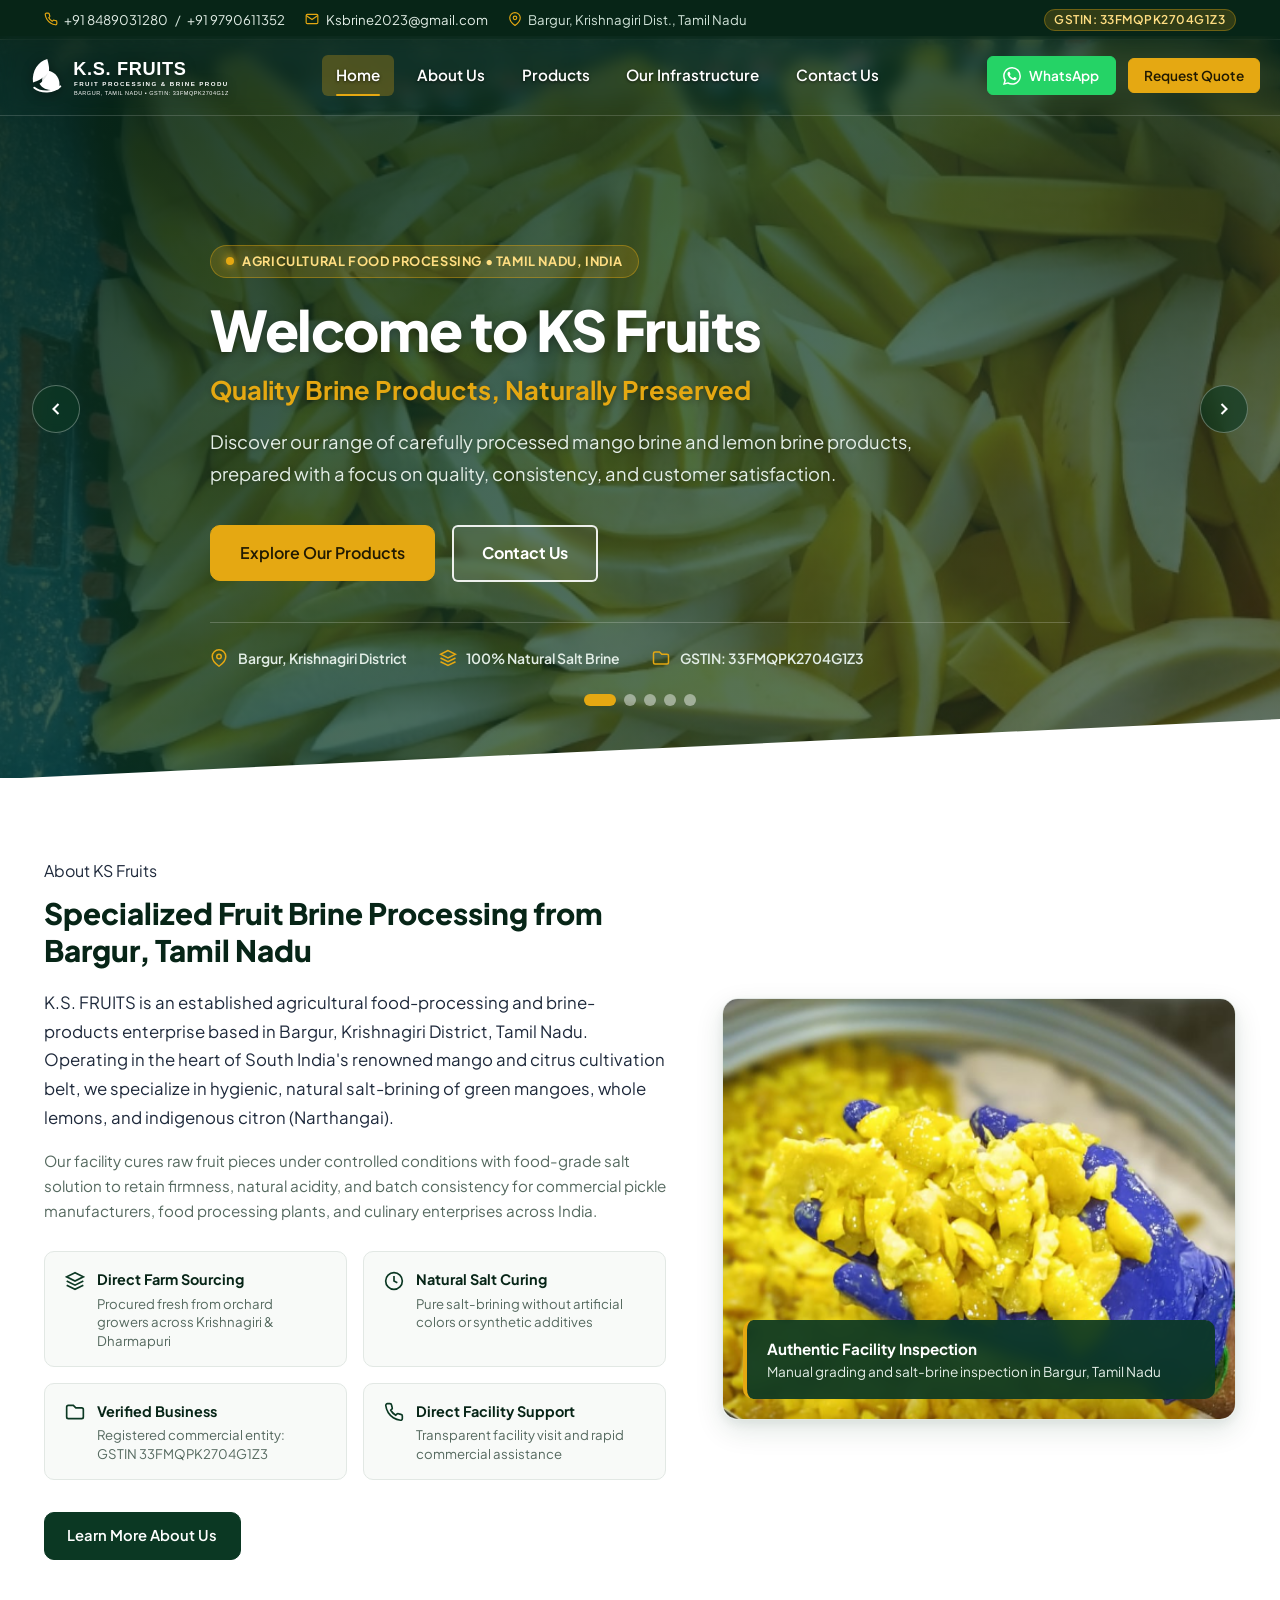
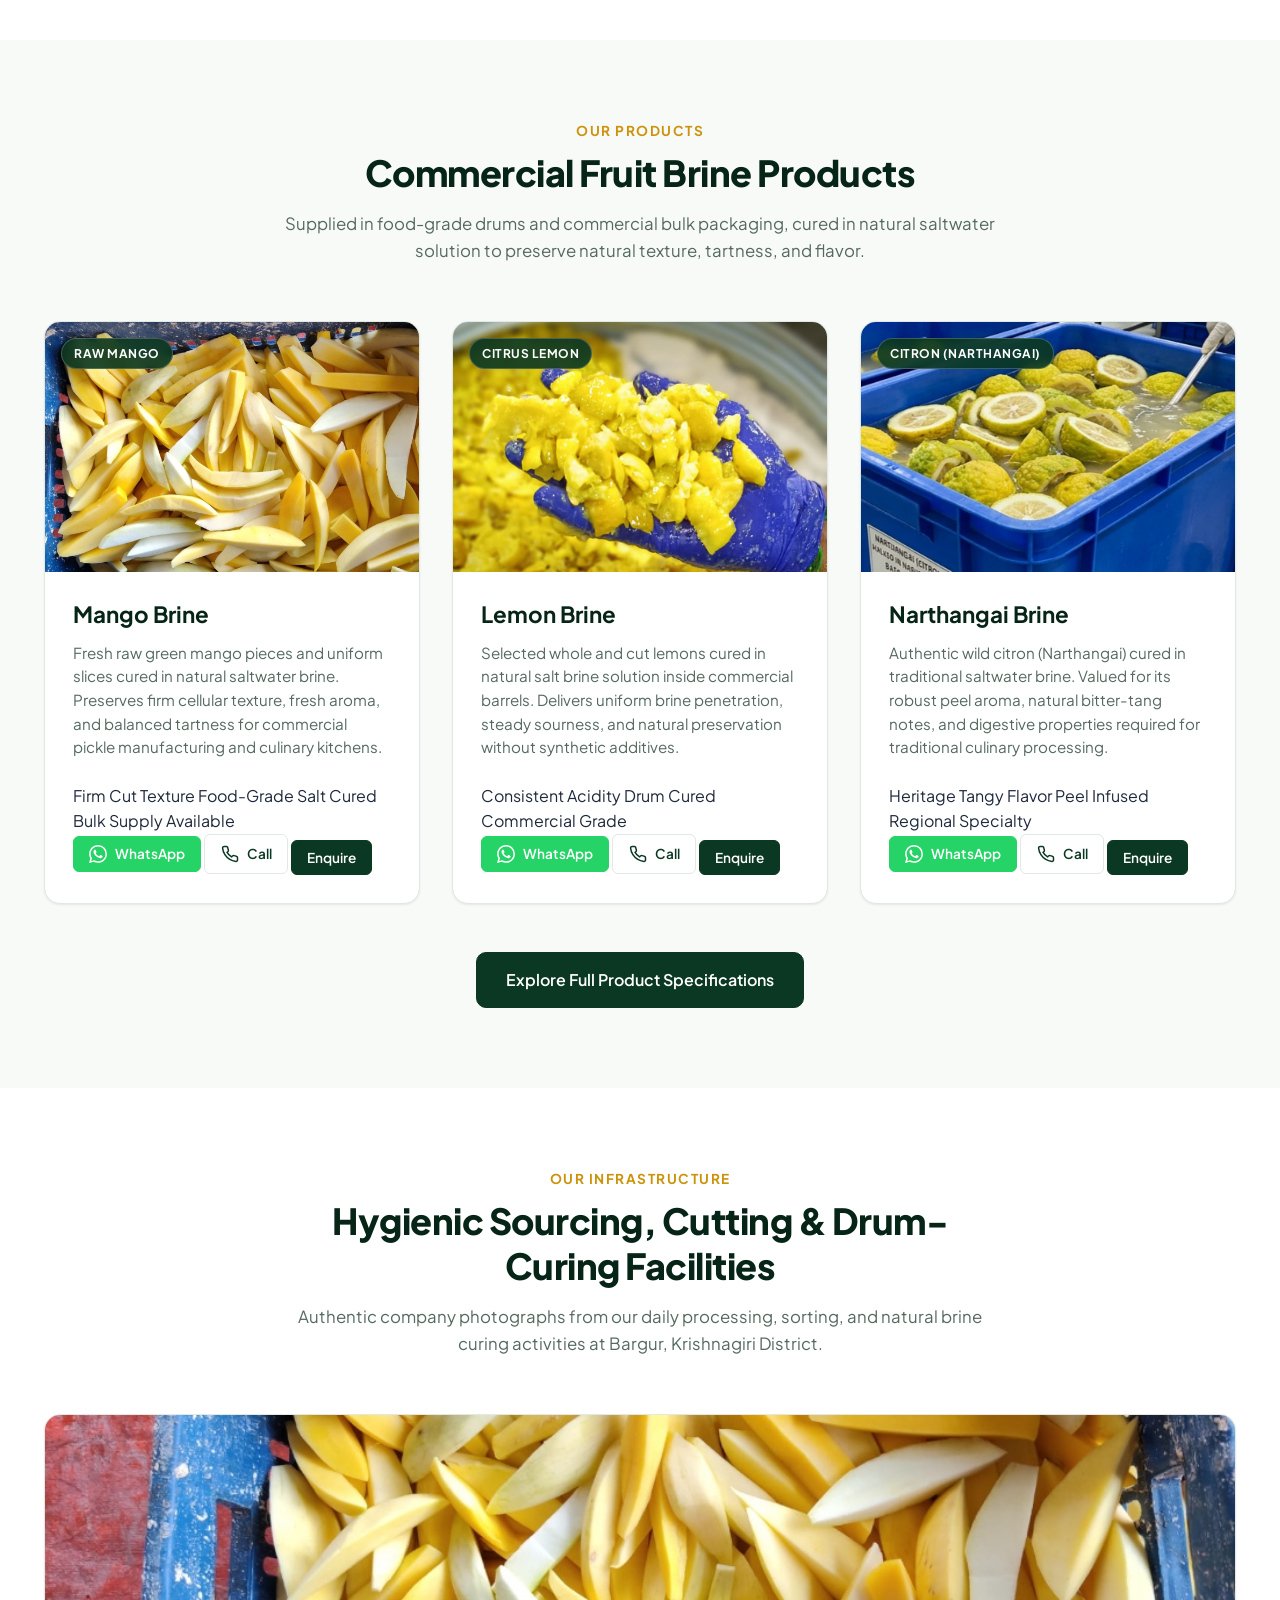
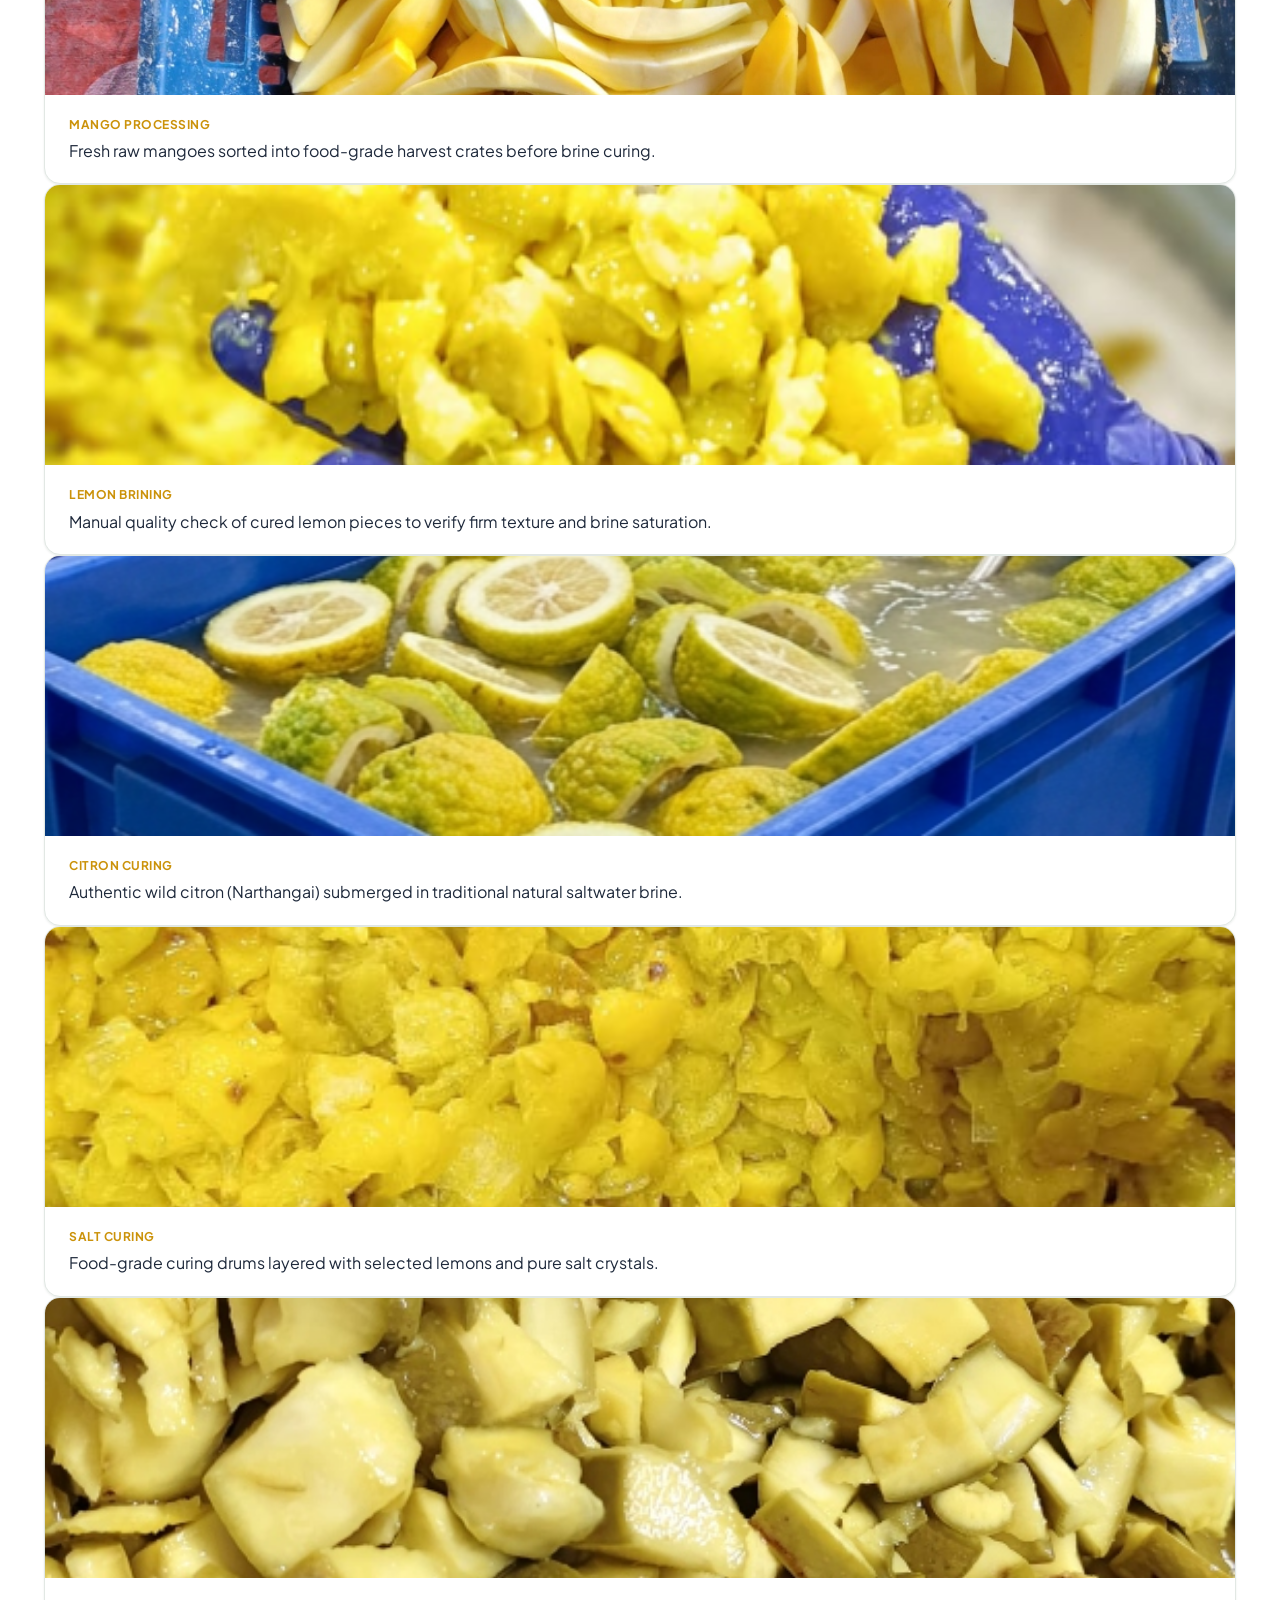
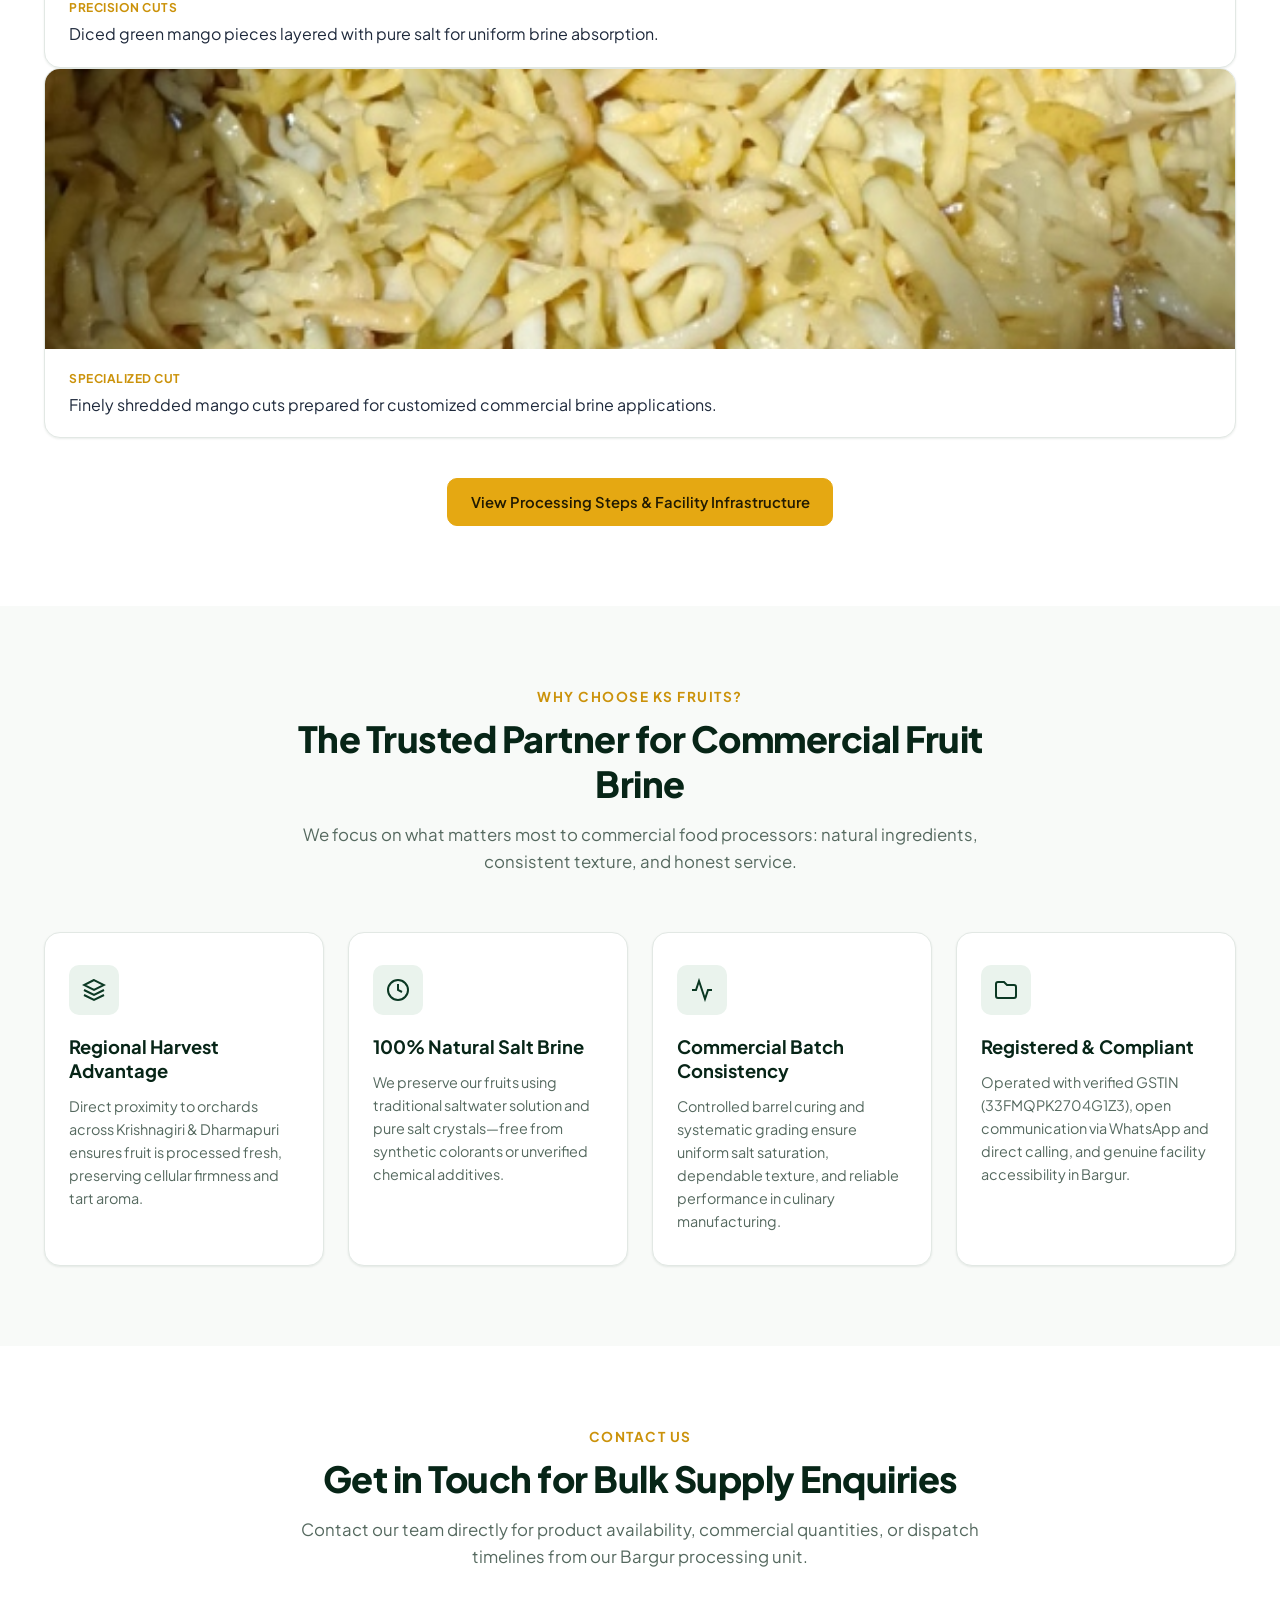
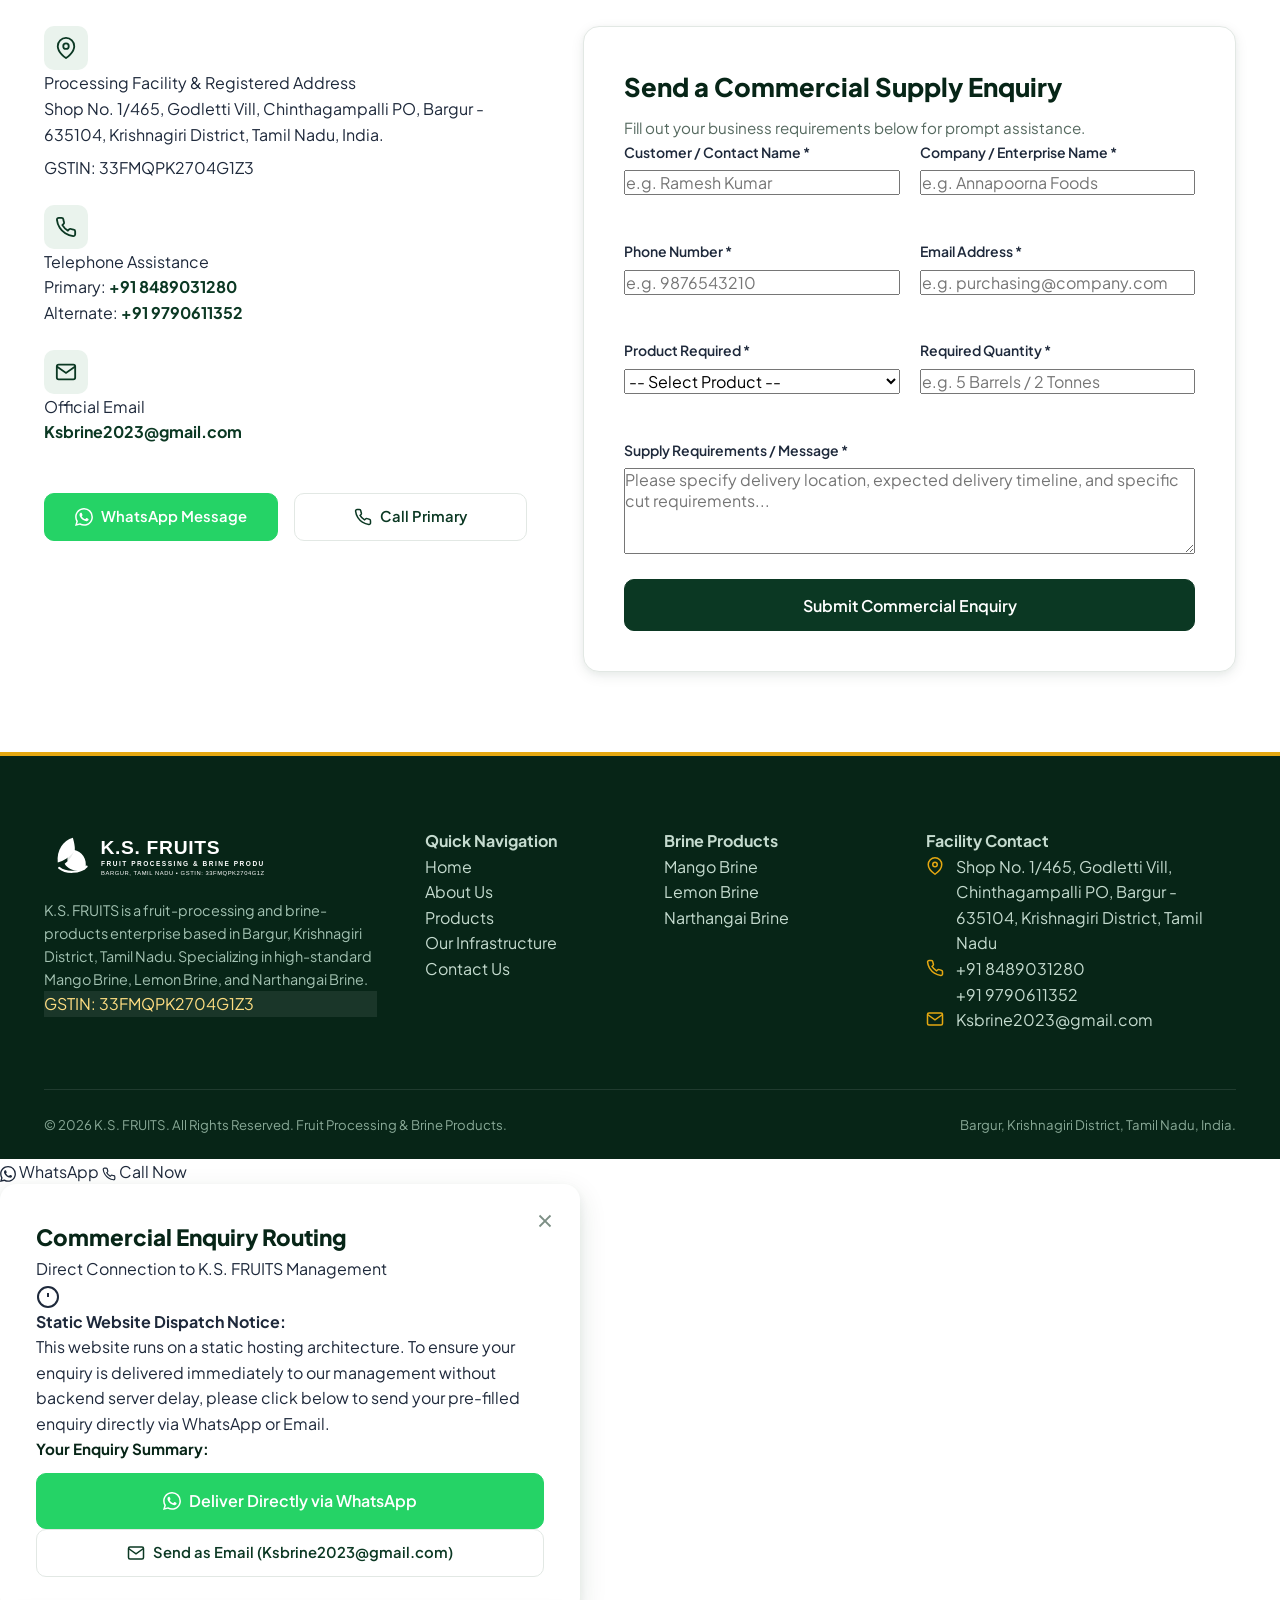
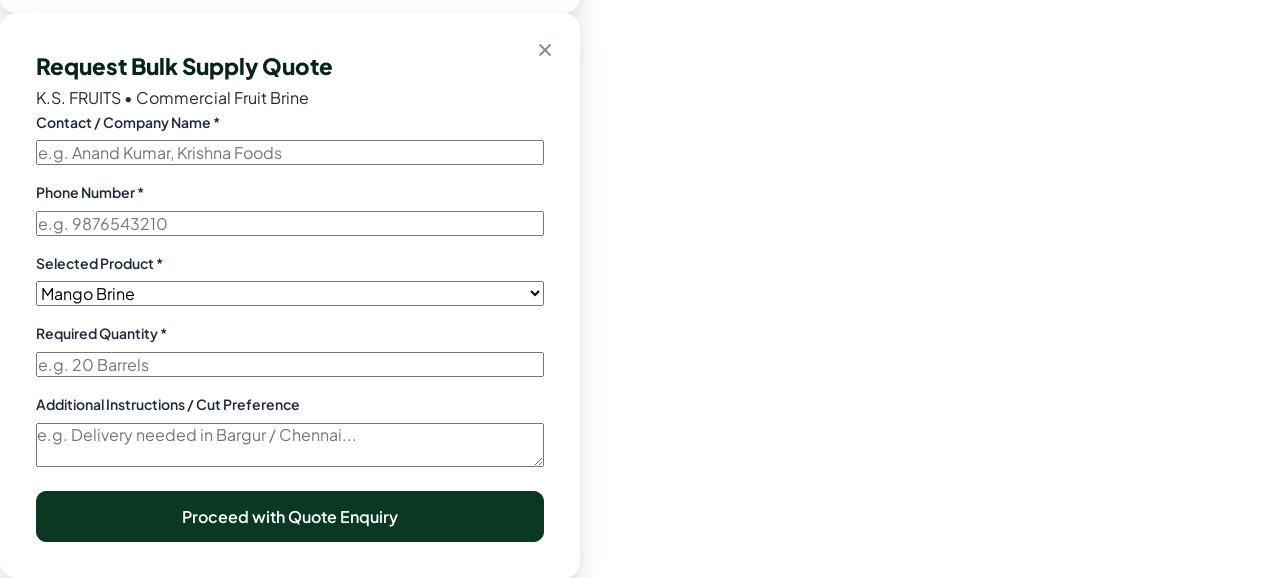
<file: index.html>
<!DOCTYPE html>
<html lang="en">
<head>
  <meta charset="UTF-8">
  <meta name="viewport" content="width=device-width, initial-scale=1.0">
  <title>K.S. FRUITS | Fruit Processing & Brine Products | Bargur, Tamil Nadu</title>
  <meta name="description" content="K.S. FRUITS is a fruit-processing and brine-products business located in Bargur, Krishnagiri District, Tamil Nadu. Supplying Mango Brine, Lemon Brine, and Narthangai Brine.">
  
  <!-- Google Fonts -->
  <link rel="preconnect" href="https://fonts.googleapis.com">
  <link rel="preconnect" href="https://fonts.gstatic.com" crossorigin>
  <link href="https://fonts.googleapis.com/css2?family=Plus+Jakarta+Sans:wght@400;500;600;700;800;900&display=swap" rel="stylesheet">
  
  <link rel="stylesheet" href="css/style.css">
</head>
<body>

  <!-- Top Announcement Bar -->
  <aside class="topbar" aria-label="Quick Contact Information">
    <div class="container topbar-content">
      <div class="topbar-info">
        <span class="topbar-item">
          <svg width="14" height="14" viewBox="0 0 24 24" fill="none" stroke="currentColor" stroke-width="2"><path d="M22 16.92v3a2 2 0 0 1-2.18 2 19.79 19.79 0 0 1-8.63-3.07 19.5 19.5 0 0 1-6-6 19.79 19.79 0 0 1-3.07-8.67A2 2 0 0 1 4.11 2h3a2 2 0 0 1 2 1.72 12.84 12.84 0 0 0 .7 2.81 2 2 0 0 1-.45 2.11L8.09 9.91a16 16 0 0 0 6 6l1.27-1.27a2 2 0 0 1 2.11-.45 12.84 12.84 0 0 0 2.81.7A2 2 0 0 1 22 16.92z"/></svg>
          <a href="tel:+918489031280">+91 8489031280</a> / <a href="tel:+919790611352">+91 9790611352</a>
        </span>
        <span class="topbar-item">
          <svg width="14" height="14" viewBox="0 0 24 24" fill="none" stroke="currentColor" stroke-width="2"><path d="M4 4h16c1.1 0 2 .9 2 2v12c0 1.1-.9 2-2 2H4c-1.1 0-2-.9-2-2V6c0-1.1.9-2 2-2z"/><polyline points="22,6 12,13 2,6"/></svg>
          <a href="mailto:Ksbrine2023@gmail.com">Ksbrine2023@gmail.com</a>
        </span>
        <span class="topbar-item">
          <svg width="14" height="14" viewBox="0 0 24 24" fill="none" stroke="currentColor" stroke-width="2"><path d="M21 10c0 7-9 13-9 13s-9-6-9-13a9 9 0 0 1 18 0z"/><circle cx="12" cy="10" r="3"/></svg>
          <span>Bargur, Krishnagiri Dist., Tamil Nadu</span>
        </span>
      </div>
      <div>
        <span class="topbar-badge">GSTIN: 33FMQPK2704G1Z3</span>
      </div>
    </div>
  </aside>

  <!-- Main Navigation Header (Transparent Over Hero) -->
  <header class="site-header is-transparent">
    <div class="container header-inner">
      <a href="index.html" class="brand-logo" aria-label="K.S. FRUITS Home">
        <img src="assets/images/logo.svg" alt="K.S. FRUITS Logo" width="260" height="65">
      </a>

      <!-- Desktop Nav -->
      <nav class="nav-menu" id="primary-navigation" aria-label="Main Navigation">
        <a href="index.html" class="nav-link active">Home</a>
        <a href="about.html" class="nav-link">About Us</a>
        <a href="products.html" class="nav-link">Products</a>
        <a href="infrastructure.html" class="nav-link">Our Infrastructure</a>
        <a href="contact.html" class="nav-link">Contact Us</a>
      </nav>

      <div class="header-cta-group">
        <a href="https://wa.me/918489031280?text=Hello%20K.S.%20FRUITS%2C%20I%20am%20interested%20in%20enquiring%20about%20your%20brine%20products." target="_blank" rel="noopener" class="btn btn-whatsapp btn-sm" aria-label="Chat on WhatsApp">
          <svg width="16" height="16" viewBox="0 0 24 24" fill="currentColor"><path d="M17.472 14.382c-.297-.149-1.758-.867-2.03-.967-.273-.099-.471-.148-.67.15-.197.297-.767.966-.94 1.164-.173.199-.347.223-.644.075-.297-.15-1.255-.463-2.39-1.475-.883-.788-1.48-1.761-1.653-2.059-.173-.297-.018-.458.13-.606.134-.133.298-.347.446-.52.149-.174.198-.298.298-.497.099-.198.05-.371-.025-.52-.075-.149-.669-1.612-.916-2.207-.242-.579-.487-.5-.669-.51-.173-.008-.371-.01-.57-.01-.198 0-.52.074-.792.372-.272.297-1.04 1.016-1.04 2.479 0 1.462 1.065 2.875 1.213 3.074.149.198 2.096 3.2 5.077 4.487.709.306 1.262.489 1.694.625.712.227 1.36.195 1.871.118.571-.085 1.758-.719 2.006-1.413.248-.694.248-1.289.173-1.413-.074-.124-.272-.198-.57-.347m-5.421 7.403h-.004a9.87 9.87 0 01-5.031-1.378l-.361-.214-3.741.982.998-3.648-.235-.374a9.86 9.86 0 01-1.51-5.26c.001-5.45 4.436-9.884 9.888-9.884 2.64 0 5.122 1.03 6.988 2.898a9.825 9.825 0 012.893 6.994c-.003 5.45-4.437 9.884-9.885 9.884m8.413-18.297A11.815 11.815 0 0012.05 0C5.495 0 .16 5.335.157 11.892c0 2.096.547 4.142 1.588 5.945L0 24l6.335-1.662c1.746.953 3.71 1.456 5.711 1.457h.004c6.554 0 11.89-5.335 11.893-11.893a11.82 11.82 0 00-3.483-8.413z"/></svg>
          <span>WhatsApp</span>
        </a>
        <button class="btn btn-accent btn-sm" data-open-quote="Mango Brine">Request Quote</button>
      </div>

      <!-- Mobile Hamburger Button -->
      <button class="mobile-menu-btn" aria-label="Toggle menu" aria-expanded="false">
        <svg width="24" height="24" viewBox="0 0 24 24" fill="none" stroke="currentColor" stroke-width="2"><line x1="3" y1="12" x2="21" y2="12"/><line x1="3" y1="6" x2="21" y2="6"/><line x1="3" y1="18" x2="21" y2="18"/></svg>
      </button>
    </div>
  </header>

  <!-- Hero Banner Section (Carousel with Diagonal Lower Edge) -->
  <section class="hero-slider-section" data-home-carousel aria-label="Featured Processing Facilities Carousel">
    <div class="hero-slides-wrapper">
      <!-- Slide 1: Mango Slices in Crate -->
      <div class="hero-slide active" data-carousel-slide>
        <img src="public/images/mango-slices-crate.jpg" alt="Fresh raw mango slices sorted in harvest crates at K.S. FRUITS" class="hero-slide-img">
        <div class="hero-slide-overlay"></div>
      </div>
      <!-- Slide 2: Lemon Brine Hand Inspection -->
      <div class="hero-slide" data-carousel-slide>
        <img src="public/images/lemon-brine-inspection.png" alt="Hand inspection of cured lemon pieces from commercial drum at K.S. FRUITS" class="hero-slide-img">
        <div class="hero-slide-overlay"></div>
      </div>
      <!-- Slide 3: Narthangai Brine Tub Curing -->
      <div class="hero-slide" data-carousel-slide>
        <img src="public/images/narthangai-brine.png" alt="Authentic wild citron Narthangai curing in natural salt brine tub" class="hero-slide-img">
        <div class="hero-slide-overlay"></div>
      </div>
      <!-- Slide 4: Lemon Salt Curing Drum -->
      <div class="hero-slide" data-carousel-slide>
        <img src="public/images/lemon-curing-drum.png" alt="Salt crystals and lemons inside commercial curing barrel at K.S. FRUITS" class="hero-slide-img">
        <div class="hero-slide-overlay"></div>
      </div>
      <!-- Slide 5: Diced Mango Salt Layering -->
      <div class="hero-slide" data-carousel-slide>
        <img src="public/images/mango-diced-curing.jpg" alt="Diced raw green mango cuts cured in pure salt crystals at K.S. FRUITS" class="hero-slide-img">
        <div class="hero-slide-overlay"></div>
      </div>
    </div>

    <!-- Hero Content Overlay -->
    <div class="container hero-content-container">
      <div class="hero-pill-badge">
        <span class="hero-pill-dot"></span>
        <span>Agricultural Food Processing • Tamil Nadu, India</span>
      </div>
      <h1 class="hero-main-title">Welcome to KS Fruits</h1>
      <p class="hero-subheading">Quality Brine Products, Naturally Preserved</p>
      <p class="hero-lead-desc">
        Discover our range of carefully processed mango brine and lemon brine products, prepared with a focus on quality, consistency, and customer satisfaction.
      </p>

      <div class="hero-button-group">
        <a href="products.html" class="btn btn-accent btn-lg">Explore Our Products</a>
        <a href="contact.html" class="btn btn-outline-white btn-lg">Contact Us</a>
      </div>

      <div class="hero-trust-bar">
        <div class="hero-trust-item">
          <svg width="18" height="18" viewBox="0 0 24 24" fill="none" stroke="currentColor" stroke-width="2"><path d="M21 10c0 7-9 13-9 13s-9-6-9-13a9 9 0 0 1 18 0z"/><circle cx="12" cy="10" r="3"/></svg>
          <span>Bargur, Krishnagiri District</span>
        </div>
        <div class="hero-trust-item">
          <svg width="18" height="18" viewBox="0 0 24 24" fill="none" stroke="currentColor" stroke-width="2"><path d="M12 2L2 7l10 5 10-5-10-5z"/><path d="M2 17l10 5 10-5"/><path d="M2 12l10 5 10-5"/></svg>
          <span>100% Natural Salt Brine</span>
        </div>
        <div class="hero-trust-item">
          <svg width="18" height="18" viewBox="0 0 24 24" fill="none" stroke="currentColor" stroke-width="2"><path d="M20 7h-7L10 4H4a2 2 0 0 0-2 2v12a2 2 0 0 0 2 2h16a2 2 0 0 0 2-2V9a2 2 0 0 0-2-2z"/></svg>
          <span>GSTIN: 33FMQPK2704G1Z3</span>
        </div>
      </div>
    </div>

    <!-- Carousel Arrow Buttons -->
    <button type="button" class="hero-nav-arrow hero-arrow-prev" data-carousel-prev aria-label="Previous Slide">
      <svg width="20" height="20" viewBox="0 0 24 24" fill="none" stroke="currentColor" stroke-width="2.5"><polyline points="15 18 9 12 15 6"/></svg>
    </button>
    <button type="button" class="hero-nav-arrow hero-arrow-next" data-carousel-next aria-label="Next Slide">
      <svg width="20" height="20" viewBox="0 0 24 24" fill="none" stroke="currentColor" stroke-width="2.5"><polyline points="9 18 15 12 9 6"/></svg>
    </button>

    <!-- Carousel Indicator Dots -->
    <div class="hero-carousel-dots" role="group" aria-label="Choose carousel slide">
      <button type="button" class="hero-dot active" aria-label="Slide 1" aria-pressed="true" data-carousel-dot></button>
      <button type="button" class="hero-dot" aria-label="Slide 2" aria-pressed="false" data-carousel-dot></button>
      <button type="button" class="hero-dot" aria-label="Slide 3" aria-pressed="false" data-carousel-dot></button>
      <button type="button" class="hero-dot" aria-label="Slide 4" aria-pressed="false" data-carousel-dot></button>
      <button type="button" class="hero-dot" aria-label="Slide 5" aria-pressed="false" data-carousel-dot></button>
    </div>

    <!-- Diagonal Lower Edge (VSR Agro Inspired Shape) -->
    <div class="hero-diagonal-edge" aria-hidden="true">
      <svg viewBox="0 0 1440 60" preserveAspectRatio="none">
        <path d="M0,60 L1440,0 L1440,60 Z" fill="#ffffff"></path>
      </svg>
    </div>
  </section>

  <!-- Section A: ABOUT KS FRUITS -->
  <section class="section" id="about-overview">
    <div class="container">
      <div class="home-about-grid">
        <div class="home-about-content">
          <div class="section-tag" style="margin-bottom: 0.75rem;">
            <span class="tag-dot"></span>
            <span>About KS Fruits</span>
          </div>
          <h3>Specialized Fruit Brine Processing from Bargur, Tamil Nadu</h3>
          <p class="home-about-lead">
            K.S. FRUITS is an established agricultural food-processing and brine-products enterprise based in Bargur, Krishnagiri District, Tamil Nadu. Operating in the heart of South India's renowned mango and citrus cultivation belt, we specialize in hygienic, natural salt-brining of green mangoes, whole lemons, and indigenous citron (Narthangai).
          </p>
          <p class="home-about-text">
            Our facility cures raw fruit pieces under controlled conditions with food-grade salt solution to retain firmness, natural acidity, and batch consistency for commercial pickle manufacturers, food processing plants, and culinary enterprises across India.
          </p>

          <div class="home-about-highlights">
            <div class="about-highlight-box">
              <svg width="20" height="20" viewBox="0 0 24 24" fill="none" stroke="currentColor" stroke-width="2"><path d="M12 2L2 7l10 5 10-5-10-5z"/><path d="M2 17l10 5 10-5"/><path d="M2 12l10 5 10-5"/></svg>
              <div>
                <strong>Direct Farm Sourcing</strong>
                <span>Procured fresh from orchard growers across Krishnagiri &amp; Dharmapuri</span>
              </div>
            </div>
            <div class="about-highlight-box">
              <svg width="20" height="20" viewBox="0 0 24 24" fill="none" stroke="currentColor" stroke-width="2"><circle cx="12" cy="12" r="10"/><path d="M12 6v6l4 2"/></svg>
              <div>
                <strong>Natural Salt Curing</strong>
                <span>Pure salt-brining without artificial colors or synthetic additives</span>
              </div>
            </div>
            <div class="about-highlight-box">
              <svg width="20" height="20" viewBox="0 0 24 24" fill="none" stroke="currentColor" stroke-width="2"><path d="M20 7h-7L10 4H4a2 2 0 0 0-2 2v12a2 2 0 0 0 2 2h16a2 2 0 0 0 2-2V9a2 2 0 0 0-2-2z"/></svg>
              <div>
                <strong>Verified Business</strong>
                <span>Registered commercial entity: GSTIN 33FMQPK2704G1Z3</span>
              </div>
            </div>
            <div class="about-highlight-box">
              <svg width="20" height="20" viewBox="0 0 24 24" fill="none" stroke="currentColor" stroke-width="2"><path d="M22 16.92v3a2 2 0 0 1-2.18 2 19.79 19.79 0 0 1-8.63-3.07 19.5 19.5 0 0 1-6-6 19.79 19.79 0 0 1-3.07-8.67A2 2 0 0 1 4.11 2h3a2 2 0 0 1 2 1.72 12.84 12.84 0 0 0 .7 2.81 2 2 0 0 1-.45 2.11L8.09 9.91a16 16 0 0 0 6 6l1.27-1.27a2 2 0 0 1 2.11-.45 12.84 12.84 0 0 0 2.81.7A2 2 0 0 1 22 16.92z"/></svg>
              <div>
                <strong>Direct Facility Support</strong>
                <span>Transparent facility visit and rapid commercial assistance</span>
              </div>
            </div>
          </div>

          <a href="about.html" class="btn btn-primary btn-md">Learn More About Us</a>
        </div>

        <div class="home-about-media">
          <div class="home-about-card">
            <img src="public/images/lemon-brine-inspection.png" alt="Quality inspection of cured fruit pieces inside curing drum at K.S. FRUITS" width="560" height="420" loading="lazy">
            <div class="about-floating-tag">
              <strong>Authentic Facility Inspection</strong>
              <p>Manual grading and salt-brine inspection in Bargur, Tamil Nadu</p>
            </div>
          </div>
        </div>
      </div>
    </div>
  </section>

  <!-- Section B: OUR PRODUCTS -->
  <section class="section section-bg-light" id="products-showcase">
    <div class="container">
      <div class="section-header">
        <span class="section-subtitle">Our Products</span>
        <h2 class="section-title">Commercial Fruit Brine Products</h2>
        <p class="section-description">
          Supplied in food-grade drums and commercial bulk packaging, cured in natural saltwater solution to preserve natural texture, tartness, and flavor.
        </p>
      </div>

      <div class="products-grid">
        <!-- Product 1: Mango Brine -->
        <article class="product-card" id="mango">
          <div class="product-card-media">
            <span class="product-pill">Raw Mango</span>
            <img src="public/images/mango-slices-crate.jpg" alt="Mango Brine - fresh cut raw mango slices in processing crate at K.S. FRUITS" width="400" height="250" loading="lazy">
          </div>
          <div class="product-card-body">
            <h3 class="product-title">Mango Brine</h3>
            <p class="product-desc">
              Fresh raw green mango pieces and uniform slices cured in natural saltwater brine. Preserves firm cellular texture, fresh aroma, and balanced tartness for commercial pickle manufacturing and culinary kitchens.
            </p>
            <div class="product-features-list">
              <span class="spec-tag">Firm Cut Texture</span>
              <span class="spec-tag">Food-Grade Salt Cured</span>
              <span class="spec-tag">Bulk Supply Available</span>
            </div>
            <div class="product-actions-group">
              <button class="btn btn-whatsapp btn-sm" data-product-whatsapp="Mango Brine" aria-label="Enquire about Mango Brine on WhatsApp">
                <svg width="16" height="16" viewBox="0 0 24 24" fill="currentColor"><path d="M17.472 14.382c-.297-.149-1.758-.867-2.03-.967-.273-.099-.471-.148-.67.15-.197.297-.767.966-.94 1.164-.173.199-.347.223-.644.075-.297-.15-1.255-.463-2.39-1.475-.883-.788-1.48-1.761-1.653-2.059-.173-.297-.018-.458.13-.606.134-.133.298-.347.446-.52.149-.174.198-.298.298-.497.099-.198.05-.371-.025-.52-.075-.149-.669-1.612-.916-2.207-.242-.579-.487-.5-.669-.51-.173-.008-.371-.01-.57-.01-.198 0-.52.074-.792.372-.272.297-1.04 1.016-1.04 2.479 0 1.462 1.065 2.875 1.213 3.074.149.198 2.096 3.2 5.077 4.487.709.306 1.262.489 1.694.625.712.227 1.36.195 1.871.118.571-.085 1.758-.719 2.006-1.413.248-.694.248-1.289.173-1.413-.074-.124-.272-.198-.57-.347m-5.421 7.403h-.004a9.87 9.87 0 01-5.031-1.378l-.361-.214-3.741.982.998-3.648-.235-.374a9.86 9.86 0 01-1.51-5.26c.001-5.45 4.436-9.884 9.888-9.884 2.64 0 5.122 1.03 6.988 2.898a9.825 9.825 0 012.893 6.994c-.003 5.45-4.437 9.884-9.885 9.884m8.413-18.297A11.815 11.815 0 0012.05 0C5.495 0 .16 5.335.157 11.892c0 2.096.547 4.142 1.588 5.945L0 24l6.335-1.662c1.746.953 3.71 1.456 5.711 1.457h.004c6.554 0 11.89-5.335 11.893-11.893a11.82 11.82 0 00-3.483-8.413z"/></svg>
                <span>WhatsApp</span>
              </button>
              <a href="tel:+918489031280" class="btn btn-call btn-sm" aria-label="Call regarding Mango Brine">
                <svg width="14" height="14" viewBox="0 0 24 24" fill="none" stroke="currentColor" stroke-width="2"><path d="M22 16.92v3a2 2 0 0 1-2.18 2 19.79 19.79 0 0 1-8.63-3.07 19.5 19.5 0 0 1-6-6 19.79 19.79 0 0 1-3.07-8.67A2 2 0 0 1 4.11 2h3a2 2 0 0 1 2 1.72 12.84 12.84 0 0 0 .7 2.81 2 2 0 0 1-.45 2.11L8.09 9.91a16 16 0 0 0 6 6l1.27-1.27a2 2 0 0 1 2.11-.45 12.84 12.84 0 0 0 2.81.7A2 2 0 0 1 22 16.92z"/></svg>
                <span>Call</span>
              </a>
              <button class="btn btn-primary btn-sm" data-open-quote="Mango Brine">Enquire</button>
            </div>
          </div>
        </article>

        <!-- Product 2: Lemon Brine -->
        <article class="product-card" id="lemon">
          <div class="product-card-media">
            <span class="product-pill">Citrus Lemon</span>
            <img src="public/images/lemon-brine-inspection.png" alt="Lemon Brine - cured cut lemons in drum inspected by hand at K.S. FRUITS" width="400" height="250" loading="lazy">
          </div>
          <div class="product-card-body">
            <h3 class="product-title">Lemon Brine</h3>
            <p class="product-desc">
              Selected whole and cut lemons cured in natural salt brine solution inside commercial barrels. Delivers uniform brine penetration, steady sourness, and natural preservation without synthetic additives.
            </p>
            <div class="product-features-list">
              <span class="spec-tag">Consistent Acidity</span>
              <span class="spec-tag">Drum Cured</span>
              <span class="spec-tag">Commercial Grade</span>
            </div>
            <div class="product-actions-group">
              <button class="btn btn-whatsapp btn-sm" data-product-whatsapp="Lemon Brine" aria-label="Enquire about Lemon Brine on WhatsApp">
                <svg width="16" height="16" viewBox="0 0 24 24" fill="currentColor"><path d="M17.472 14.382c-.297-.149-1.758-.867-2.03-.967-.273-.099-.471-.148-.67.15-.197.297-.767.966-.94 1.164-.173.199-.347.223-.644.075-.297-.15-1.255-.463-2.39-1.475-.883-.788-1.48-1.761-1.653-2.059-.173-.297-.018-.458.13-.606.134-.133.298-.347.446-.52.149-.174.198-.298.298-.497.099-.198.05-.371-.025-.52-.075-.149-.669-1.612-.916-2.207-.242-.579-.487-.5-.669-.51-.173-.008-.371-.01-.57-.01-.198 0-.52.074-.792.372-.272.297-1.04 1.016-1.04 2.479 0 1.462 1.065 2.875 1.213 3.074.149.198 2.096 3.2 5.077 4.487.709.306 1.262.489 1.694.625.712.227 1.36.195 1.871.118.571-.085 1.758-.719 2.006-1.413.248-.694.248-1.289.173-1.413-.074-.124-.272-.198-.57-.347m-5.421 7.403h-.004a9.87 9.87 0 01-5.031-1.378l-.361-.214-3.741.982.998-3.648-.235-.374a9.86 9.86 0 01-1.51-5.26c.001-5.45 4.436-9.884 9.888-9.884 2.64 0 5.122 1.03 6.988 2.898a9.825 9.825 0 012.893 6.994c-.003 5.45-4.437 9.884-9.885 9.884m8.413-18.297A11.815 11.815 0 0012.05 0C5.495 0 .16 5.335.157 11.892c0 2.096.547 4.142 1.588 5.945L0 24l6.335-1.662c1.746.953 3.71 1.456 5.711 1.457h.004c6.554 0 11.89-5.335 11.893-11.893a11.82 11.82 0 00-3.483-8.413z"/></svg>
                <span>WhatsApp</span>
              </button>
              <a href="tel:+918489031280" class="btn btn-call btn-sm" aria-label="Call regarding Lemon Brine">
                <svg width="14" height="14" viewBox="0 0 24 24" fill="none" stroke="currentColor" stroke-width="2"><path d="M22 16.92v3a2 2 0 0 1-2.18 2 19.79 19.79 0 0 1-8.63-3.07 19.5 19.5 0 0 1-6-6 19.79 19.79 0 0 1-3.07-8.67A2 2 0 0 1 4.11 2h3a2 2 0 0 1 2 1.72 12.84 12.84 0 0 0 .7 2.81 2 2 0 0 1-.45 2.11L8.09 9.91a16 16 0 0 0 6 6l1.27-1.27a2 2 0 0 1 2.11-.45 12.84 12.84 0 0 0 2.81.7A2 2 0 0 1 22 16.92z"/></svg>
                <span>Call</span>
              </a>
              <button class="btn btn-primary btn-sm" data-open-quote="Lemon Brine">Enquire</button>
            </div>
          </div>
        </article>

        <!-- Product 3: Narthangai Brine -->
        <article class="product-card" id="narthangai">
          <div class="product-card-media">
            <span class="product-pill">Citron (Narthangai)</span>
            <img src="public/images/narthangai-brine.png" alt="Narthangai Brine - cut wild citron in natural salt brine tub at K.S. FRUITS" width="400" height="250" loading="lazy">
          </div>
          <div class="product-card-body">
            <h3 class="product-title">Narthangai Brine</h3>
            <p class="product-desc">
              Authentic wild citron (Narthangai) cured in traditional saltwater brine. Valued for its robust peel aroma, natural bitter-tang notes, and digestive properties required for traditional culinary processing.
            </p>
            <div class="product-features-list">
              <span class="spec-tag">Heritage Tangy Flavor</span>
              <span class="spec-tag">Peel Infused</span>
              <span class="spec-tag">Regional Specialty</span>
            </div>
            <div class="product-actions-group">
              <button class="btn btn-whatsapp btn-sm" data-product-whatsapp="Narthangai Brine" aria-label="Enquire about Narthangai Brine on WhatsApp">
                <svg width="16" height="16" viewBox="0 0 24 24" fill="currentColor"><path d="M17.472 14.382c-.297-.149-1.758-.867-2.03-.967-.273-.099-.471-.148-.67.15-.197.297-.767.966-.94 1.164-.173.199-.347.223-.644.075-.297-.15-1.255-.463-2.39-1.475-.883-.788-1.48-1.761-1.653-2.059-.173-.297-.018-.458.13-.606.134-.133.298-.347.446-.52.149-.174.198-.298.298-.497.099-.198.05-.371-.025-.52-.075-.149-.669-1.612-.916-2.207-.242-.579-.487-.5-.669-.51-.173-.008-.371-.01-.57-.01-.198 0-.52.074-.792.372-.272.297-1.04 1.016-1.04 2.479 0 1.462 1.065 2.875 1.213 3.074.149.198 2.096 3.2 5.077 4.487.709.306 1.262.489 1.694.625.712.227 1.36.195 1.871.118.571-.085 1.758-.719 2.006-1.413.248-.694.248-1.289.173-1.413-.074-.124-.272-.198-.57-.347m-5.421 7.403h-.004a9.87 9.87 0 01-5.031-1.378l-.361-.214-3.741.982.998-3.648-.235-.374a9.86 9.86 0 01-1.51-5.26c.001-5.45 4.436-9.884 9.888-9.884 2.64 0 5.122 1.03 6.988 2.898a9.825 9.825 0 012.893 6.994c-.003 5.45-4.437 9.884-9.885 9.884m8.413-18.297A11.815 11.815 0 0012.05 0C5.495 0 .16 5.335.157 11.892c0 2.096.547 4.142 1.588 5.945L0 24l6.335-1.662c1.746.953 3.71 1.456 5.711 1.457h.004c6.554 0 11.89-5.335 11.893-11.893a11.82 11.82 0 00-3.483-8.413z"/></svg>
                <span>WhatsApp</span>
              </button>
              <a href="tel:+918489031280" class="btn btn-call btn-sm" aria-label="Call regarding Narthangai Brine">
                <svg width="14" height="14" viewBox="0 0 24 24" fill="none" stroke="currentColor" stroke-width="2"><path d="M22 16.92v3a2 2 0 0 1-2.18 2 19.79 19.79 0 0 1-8.63-3.07 19.5 19.5 0 0 1-6-6 19.79 19.79 0 0 1-3.07-8.67A2 2 0 0 1 4.11 2h3a2 2 0 0 1 2 1.72 12.84 12.84 0 0 0 .7 2.81 2 2 0 0 1-.45 2.11L8.09 9.91a16 16 0 0 0 6 6l1.27-1.27a2 2 0 0 1 2.11-.45 12.84 12.84 0 0 0 2.81.7A2 2 0 0 1 22 16.92z"/></svg>
                <span>Call</span>
              </a>
              <button class="btn btn-primary btn-sm" data-open-quote="Narthangai Brine">Enquire</button>
            </div>
          </div>
        </article>
      </div>

      <div style="text-align: center; margin-top: 3rem;">
        <a href="products.html" class="btn btn-primary btn-lg">Explore Full Product Specifications</a>
      </div>
    </div>
  </section>

  <!-- Section C: OUR INFRASTRUCTURE -->
  <section class="section" id="infrastructure-gallery">
    <div class="container">
      <div class="section-header">
        <span class="section-subtitle">Our Infrastructure</span>
        <h2 class="section-title">Hygienic Sourcing, Cutting &amp; Drum-Curing Facilities</h2>
        <p class="section-description">
          Authentic company photographs from our daily processing, sorting, and natural brine curing activities at Bargur, Krishnagiri District.
        </p>
      </div>

      <div class="gallery-grid-3col">
        <!-- Photo 1 -->
        <div class="gallery-card">
          <div class="gallery-card-media">
            <img src="public/images/mango-slices-crate.jpg" alt="Raw green mango slices in processing crate at K.S. FRUITS" loading="lazy">
          </div>
          <div class="gallery-card-caption">
            <span class="gallery-card-tag">Mango Processing</span>
            <p>Fresh raw mangoes sorted into food-grade harvest crates before brine curing.</p>
          </div>
        </div>

        <!-- Photo 2 -->
        <div class="gallery-card">
          <div class="gallery-card-media">
            <img src="public/images/lemon-brine-inspection.png" alt="Lemon Brine inspection by hand from barrel at K.S. FRUITS" loading="lazy">
          </div>
          <div class="gallery-card-caption">
            <span class="gallery-card-tag">Lemon Brining</span>
            <p>Manual quality check of cured lemon pieces to verify firm texture and brine saturation.</p>
          </div>
        </div>

        <!-- Photo 3 -->
        <div class="gallery-card">
          <div class="gallery-card-media">
            <img src="public/images/narthangai-brine.png" alt="Narthangai Citron Brine in blue curing tub at K.S. FRUITS" loading="lazy">
          </div>
          <div class="gallery-card-caption">
            <span class="gallery-card-tag">Citron Curing</span>
            <p>Authentic wild citron (Narthangai) submerged in traditional natural saltwater brine.</p>
          </div>
        </div>

        <!-- Photo 4 -->
        <div class="gallery-card">
          <div class="gallery-card-media">
            <img src="public/images/lemon-curing-drum.png" alt="Lemon pieces with salt crystals inside curing barrel at K.S. FRUITS" loading="lazy">
          </div>
          <div class="gallery-card-caption">
            <span class="gallery-card-tag">Salt Curing</span>
            <p>Food-grade curing drums layered with selected lemons and pure salt crystals.</p>
          </div>
        </div>

        <!-- Photo 5 -->
        <div class="gallery-card">
          <div class="gallery-card-media">
            <img src="public/images/mango-diced-curing.jpg" alt="Diced raw green mango cuts cured in salt at K.S. FRUITS" loading="lazy">
          </div>
          <div class="gallery-card-caption">
            <span class="gallery-card-tag">Precision Cuts</span>
            <p>Diced green mango pieces layered with pure salt for uniform brine absorption.</p>
          </div>
        </div>

        <!-- Photo 6 -->
        <div class="gallery-card">
          <div class="gallery-card-media">
            <img src="public/images/mango-shreds.jpg" alt="Julienned raw mango shreds for commercial brine supply at K.S. FRUITS" loading="lazy">
          </div>
          <div class="gallery-card-caption">
            <span class="gallery-card-tag">Specialized Cut</span>
            <p>Finely shredded mango cuts prepared for customized commercial brine applications.</p>
          </div>
        </div>
      </div>

      <div style="text-align: center; margin-top: 2.5rem;">
        <a href="infrastructure.html" class="btn btn-accent btn-md">View Processing Steps &amp; Facility Infrastructure</a>
      </div>
    </div>
  </section>

  <!-- Section D: WHY CHOOSE KS FRUITS? -->
  <section class="section section-bg-light" id="why-choose">
    <div class="container">
      <div class="section-header">
        <span class="section-subtitle">Why Choose KS Fruits?</span>
        <h2 class="section-title">The Trusted Partner for Commercial Fruit Brine</h2>
        <p class="section-description">
          We focus on what matters most to commercial food processors: natural ingredients, consistent texture, and honest service.
        </p>
      </div>

      <div class="why-choose-grid">
        <div class="why-card">
          <div class="why-icon-wrap">
            <svg width="24" height="24" viewBox="0 0 24 24" fill="none" stroke="currentColor" stroke-width="2"><path d="M12 2L2 7l10 5 10-5-10-5z"/><path d="M2 17l10 5 10-5"/><path d="M2 12l10 5 10-5"/></svg>
          </div>
          <h3>Regional Harvest Advantage</h3>
          <p>Direct proximity to orchards across Krishnagiri &amp; Dharmapuri ensures fruit is processed fresh, preserving cellular firmness and tart aroma.</p>
        </div>

        <div class="why-card">
          <div class="why-icon-wrap">
            <svg width="24" height="24" viewBox="0 0 24 24" fill="none" stroke="currentColor" stroke-width="2"><circle cx="12" cy="12" r="10"/><path d="M12 6v6l4 2"/></svg>
          </div>
          <h3>100% Natural Salt Brine</h3>
          <p>We preserve our fruits using traditional saltwater solution and pure salt crystals—free from synthetic colorants or unverified chemical additives.</p>
        </div>

        <div class="why-card">
          <div class="why-icon-wrap">
            <svg width="24" height="24" viewBox="0 0 24 24" fill="none" stroke="currentColor" stroke-width="2"><polyline points="22 12 18 12 15 21 9 3 6 12 2 12"/></svg>
          </div>
          <h3>Commercial Batch Consistency</h3>
          <p>Controlled barrel curing and systematic grading ensure uniform salt saturation, dependable texture, and reliable performance in culinary manufacturing.</p>
        </div>

        <div class="why-card">
          <div class="why-icon-wrap">
            <svg width="24" height="24" viewBox="0 0 24 24" fill="none" stroke="currentColor" stroke-width="2"><path d="M20 7h-7L10 4H4a2 2 0 0 0-2 2v12a2 2 0 0 0 2 2h16a2 2 0 0 0 2-2V9a2 2 0 0 0-2-2z"/></svg>
          </div>
          <h3>Registered &amp; Compliant</h3>
          <p>Operated with verified GSTIN (33FMQPK2704G1Z3), open communication via WhatsApp and direct calling, and genuine facility accessibility in Bargur.</p>
        </div>
      </div>
    </div>
  </section>

  <!-- Section E: CONTACT SECTION -->
  <section class="section" id="contact-section">
    <div class="container">
      <div class="section-header">
        <span class="section-subtitle">Contact Us</span>
        <h2 class="section-title">Get in Touch for Bulk Supply Enquiries</h2>
        <p class="section-description">
          Contact our team directly for product availability, commercial quantities, or dispatch timelines from our Bargur processing unit.
        </p>
      </div>

      <div class="contact-layout">
        <!-- Contact Information Cards -->
        <div class="contact-info-panel">
          <div class="contact-channel-card">
            <div class="channel-icon">
              <svg width="24" height="24" viewBox="0 0 24 24" fill="none" stroke="currentColor" stroke-width="2"><path d="M21 10c0 7-9 13-9 13s-9-6-9-13a9 9 0 0 1 18 0z"/><circle cx="12" cy="10" r="3"/></svg>
            </div>
            <div class="channel-body">
              <span class="channel-label">Processing Facility &amp; Registered Address</span>
              <p class="channel-val">Shop No. 1/465, Godletti Vill, Chinthagampalli PO, Bargur - 635104, Krishnagiri District, Tamil Nadu, India.</p>
              <div class="facility-badge" style="margin-top: 0.5rem; display: inline-block;">GSTIN: 33FMQPK2704G1Z3</div>
            </div>
          </div>

          <div class="contact-channel-card">
            <div class="channel-icon">
              <svg width="24" height="24" viewBox="0 0 24 24" fill="none" stroke="currentColor" stroke-width="2"><path d="M22 16.92v3a2 2 0 0 1-2.18 2 19.79 19.79 0 0 1-8.63-3.07 19.5 19.5 0 0 1-6-6 19.79 19.79 0 0 1-3.07-8.67A2 2 0 0 1 4.11 2h3a2 2 0 0 1 2 1.72 12.84 12.84 0 0 0 .7 2.81 2 2 0 0 1-.45 2.11L8.09 9.91a16 16 0 0 0 6 6l1.27-1.27a2 2 0 0 1 2.11-.45 12.84 12.84 0 0 0 2.81.7A2 2 0 0 1 22 16.92z"/></svg>
            </div>
            <div class="channel-body">
              <span class="channel-label">Telephone Assistance</span>
              <p class="channel-val">
                Primary: <a href="tel:+918489031280" style="color: var(--color-primary); font-weight: 700;">+91 8489031280</a><br>
                Alternate: <a href="tel:+919790611352" style="color: var(--color-primary); font-weight: 700;">+91 9790611352</a>
              </p>
            </div>
          </div>

          <div class="contact-channel-card">
            <div class="channel-icon">
              <svg width="24" height="24" viewBox="0 0 24 24" fill="none" stroke="currentColor" stroke-width="2"><path d="M4 4h16c1.1 0 2 .9 2 2v12c0 1.1-.9 2-2 2H4c-1.1 0-2-.9-2-2V6c0-1.1.9-2 2-2z"/><polyline points="22,6 12,13 2,6"/></svg>
            </div>
            <div class="channel-body">
              <span class="channel-label">Official Email</span>
              <p class="channel-val">
                <a href="mailto:Ksbrine2023@gmail.com" style="color: var(--color-primary); font-weight: 700;">Ksbrine2023@gmail.com</a>
              </p>
            </div>
          </div>

          <div style="margin-top: 1.5rem; display: flex; gap: 1rem; flex-wrap: wrap;">
            <a href="https://wa.me/918489031280?text=Hello%20K.S.%20FRUITS%2C%20I%20am%20interested%20in%20enquiring%20about%20your%20brine%20products." target="_blank" rel="noopener" class="btn btn-whatsapp btn-md" style="flex: 1;">
              <svg width="18" height="18" viewBox="0 0 24 24" fill="currentColor"><path d="M17.472 14.382c-.297-.149-1.758-.867-2.03-.967-.273-.099-.471-.148-.67.15-.197.297-.767.966-.94 1.164-.173.199-.347.223-.644.075-.297-.15-1.255-.463-2.39-1.475-.883-.788-1.48-1.761-1.653-2.059-.173-.297-.018-.458.13-.606.134-.133.298-.347.446-.52.149-.174.198-.298.298-.497.099-.198.05-.371-.025-.52-.075-.149-.669-1.612-.916-2.207-.242-.579-.487-.5-.669-.51-.173-.008-.371-.01-.57-.01-.198 0-.52.074-.792.372-.272.297-1.04 1.016-1.04 2.479 0 1.462 1.065 2.875 1.213 3.074.149.198 2.096 3.2 5.077 4.487.709.306 1.262.489 1.694.625.712.227 1.36.195 1.871.118.571-.085 1.758-.719 2.006-1.413.248-.694.248-1.289.173-1.413-.074-.124-.272-.198-.57-.347m-5.421 7.403h-.004a9.87 9.87 0 01-5.031-1.378l-.361-.214-3.741.982.998-3.648-.235-.374a9.86 9.86 0 01-1.51-5.26c.001-5.45 4.436-9.884 9.888-9.884 2.64 0 5.122 1.03 6.988 2.898a9.825 9.825 0 012.893 6.994c-.003 5.45-4.437 9.884-9.885 9.884m8.413-18.297A11.815 11.815 0 0012.05 0C5.495 0 .16 5.335.157 11.892c0 2.096.547 4.142 1.588 5.945L0 24l6.335-1.662c1.746.953 3.71 1.456 5.711 1.457h.004c6.554 0 11.89-5.335 11.893-11.893a11.82 11.82 0 00-3.483-8.413z"/></svg>
              <span>WhatsApp Message</span>
            </a>
            <a href="tel:+918489031280" class="btn btn-call btn-md" style="flex: 1;">
              <svg width="18" height="18" viewBox="0 0 24 24" fill="none" stroke="currentColor" stroke-width="2"><path d="M22 16.92v3a2 2 0 0 1-2.18 2 19.79 19.79 0 0 1-8.63-3.07 19.5 19.5 0 0 1-6-6 19.79 19.79 0 0 1-3.07-8.67A2 2 0 0 1 4.11 2h3a2 2 0 0 1 2 1.72 12.84 12.84 0 0 0 .7 2.81 2 2 0 0 1-.45 2.11L8.09 9.91a16 16 0 0 0 6 6l1.27-1.27a2 2 0 0 1 2.11-.45 12.84 12.84 0 0 0 2.81.7A2 2 0 0 1 22 16.92z"/></svg>
              <span>Call Primary</span>
            </a>
          </div>
        </div>

        <!-- Validated Customer Enquiry Form -->
        <div class="contact-form-panel">
          <form class="enquiry-form-card" id="business-enquiry-form" novalidate>
            <h3 class="form-title">Send a Commercial Supply Enquiry</h3>
            <p class="form-subtitle">Fill out your business requirements below for prompt assistance.</p>

            <div class="form-grid">
              <!-- Customer Name -->
              <div class="form-group">
                <label for="cust-name" class="form-label">Customer / Contact Name <span class="required-star">*</span></label>
                <input type="text" id="cust-name" name="customerName" class="form-control" placeholder="e.g. Ramesh Kumar" required>
                <span class="field-error-msg" id="err-cust-name"></span>
              </div>

              <!-- Company Name -->
              <div class="form-group">
                <label for="company-name" class="form-label">Company / Enterprise Name <span class="required-star">*</span></label>
                <input type="text" id="company-name" name="companyName" class="form-control" placeholder="e.g. Annapoorna Foods" required>
                <span class="field-error-msg" id="err-company-name"></span>
              </div>

              <!-- Phone Number -->
              <div class="form-group">
                <label for="phone-number" class="form-label">Phone Number <span class="required-star">*</span></label>
                <input type="tel" id="phone-number" name="phoneNumber" class="form-control" placeholder="e.g. 9876543210" required>
                <span class="field-error-msg" id="err-phone-number"></span>
              </div>

              <!-- Email Address -->
              <div class="form-group">
                <label for="email-address" class="form-label">Email Address <span class="required-star">*</span></label>
                <input type="email" id="email-address" name="emailAddress" class="form-control" placeholder="e.g. purchasing@company.com" required>
                <span class="field-error-msg" id="err-email-address"></span>
              </div>

              <!-- Product Selection -->
              <div class="form-group">
                <label for="product-selection" class="form-label">Product Required <span class="required-star">*</span></label>
                <select id="product-selection" name="productSelection" class="form-control" required>
                  <option value="">-- Select Product --</option>
                  <option value="Mango Brine">Mango Brine</option>
                  <option value="Lemon Brine">Lemon Brine</option>
                  <option value="Narthangai Brine">Narthangai Brine</option>
                  <option value="Multiple Products">Multiple Products</option>
                </select>
                <span class="field-error-msg" id="err-product-selection"></span>
              </div>

              <!-- Required Quantity -->
              <div class="form-group">
                <label for="required-quantity" class="form-label">Required Quantity <span class="required-star">*</span></label>
                <input type="text" id="required-quantity" name="requiredQuantity" class="form-control" placeholder="e.g. 5 Barrels / 2 Tonnes" required>
                <span class="field-error-msg" id="err-required-quantity"></span>
              </div>
            </div>

            <!-- Message Field -->
            <div class="form-group" style="margin-top: 1.25rem;">
              <label for="enquiry-message" class="form-label">Supply Requirements / Message <span class="required-star">*</span></label>
              <textarea id="enquiry-message" name="enquiryMessage" class="form-control" rows="4" placeholder="Please specify delivery location, expected delivery timeline, and specific cut requirements..." required></textarea>
              <span class="field-error-msg" id="err-enquiry-message"></span>
            </div>

            <div class="form-submit-row">
              <button type="submit" class="btn btn-primary btn-lg" style="width: 100%;">
                Submit Commercial Enquiry
              </button>
            </div>
          </form>
        </div>
      </div>
    </div>
  </section>

  <!-- Site Footer -->
  <footer class="site-footer">
    <div class="container">
      <div class="footer-grid">
        <div class="footer-brand-col">
          <img src="assets/images/logo.svg" alt="K.S. FRUITS Logo" width="220" height="55" style="filter: brightness(0) invert(1);">
          <p>
            K.S. FRUITS is a fruit-processing and brine-products enterprise based in Bargur, Krishnagiri District, Tamil Nadu. Specializing in high-standard Mango Brine, Lemon Brine, and Narthangai Brine.
          </p>
          <div class="facility-badge" style="background: rgba(255,255,255,0.08); color: #ffde82; border-color: rgba(229,168,18,0.3);">
            GSTIN: 33FMQPK2704G1Z3
          </div>
        </div>

        <div class="footer-nav-col">
          <h4 class="footer-heading">Quick Navigation</h4>
          <ul class="footer-links">
            <li><a href="index.html">Home</a></li>
            <li><a href="about.html">About Us</a></li>
            <li><a href="products.html">Products</a></li>
            <li><a href="infrastructure.html">Our Infrastructure</a></li>
            <li><a href="contact.html">Contact Us</a></li>
          </ul>
        </div>

        <div class="footer-nav-col">
          <h4 class="footer-heading">Brine Products</h4>
          <ul class="footer-links">
            <li><a href="products.html#mango">Mango Brine</a></li>
            <li><a href="products.html#lemon">Lemon Brine</a></li>
            <li><a href="products.html#narthangai">Narthangai Brine</a></li>
          </ul>
        </div>

        <div class="footer-contact-col">
          <h4 class="footer-heading">Facility Contact</h4>
          <div class="footer-contact-row">
            <svg width="18" height="18" viewBox="0 0 24 24" fill="none" stroke="currentColor" stroke-width="2"><path d="M21 10c0 7-9 13-9 13s-9-6-9-13a9 9 0 0 1 18 0z"/><circle cx="12" cy="10" r="3"/></svg>
            <span>Shop No. 1/465, Godletti Vill, Chinthagampalli PO, Bargur - 635104, Krishnagiri District, Tamil Nadu</span>
          </div>
          <div class="footer-contact-row">
            <svg width="18" height="18" viewBox="0 0 24 24" fill="none" stroke="currentColor" stroke-width="2"><path d="M22 16.92v3a2 2 0 0 1-2.18 2 19.79 19.79 0 0 1-8.63-3.07 19.5 19.5 0 0 1-6-6 19.79 19.79 0 0 1-3.07-8.67A2 2 0 0 1 4.11 2h3a2 2 0 0 1 2 1.72 12.84 12.84 0 0 0 .7 2.81 2 2 0 0 1-.45 2.11L8.09 9.91a16 16 0 0 0 6 6l1.27-1.27a2 2 0 0 1 2.11-.45 12.84 12.84 0 0 0 2.81.7A2 2 0 0 1 22 16.92z"/></svg>
            <div>
              <a href="tel:+918489031280">+91 8489031280</a><br>
              <a href="tel:+919790611352">+91 9790611352</a>
            </div>
          </div>
          <div class="footer-contact-row">
            <svg width="18" height="18" viewBox="0 0 24 24" fill="none" stroke="currentColor" stroke-width="2"><path d="M4 4h16c1.1 0 2 .9 2 2v12c0 1.1-.9 2-2 2H4c-1.1 0-2-.9-2-2V6c0-1.1.9-2 2-2z"/><polyline points="22,6 12,13 2,6"/></svg>
            <a href="mailto:Ksbrine2023@gmail.com">Ksbrine2023@gmail.com</a>
          </div>
        </div>
      </div>

      <div class="footer-bottom">
        <div class="footer-bottom-inner">
          <p>&copy; <span class="dynamic-year"></span> K.S. FRUITS. All Rights Reserved. Fruit Processing &amp; Brine Products.</p>
          <p>Bargur, Krishnagiri District, Tamil Nadu, India.</p>
        </div>
      </div>
    </div>
  </footer>

  <!-- Mobile Floating Action Bar -->
  <div class="mobile-bottom-bar" aria-label="Mobile Quick Action Bar">
    <a href="https://wa.me/918489031280?text=Hello%20K.S.%20FRUITS%2C%20I%20am%20interested%20in%20enquiring%20about%20your%20brine%20products." target="_blank" rel="noopener" class="mobile-bottom-btn mobile-whatsapp-btn">
      <svg width="16" height="16" viewBox="0 0 24 24" fill="currentColor"><path d="M17.472 14.382c-.297-.149-1.758-.867-2.03-.967-.273-.099-.471-.148-.67.15-.197.297-.767.966-.94 1.164-.173.199-.347.223-.644.075-.297-.15-1.255-.463-2.39-1.475-.883-.788-1.48-1.761-1.653-2.059-.173-.297-.018-.458.13-.606.134-.133.298-.347.446-.52.149-.174.198-.298.298-.497.099-.198.05-.371-.025-.52-.075-.149-.669-1.612-.916-2.207-.242-.579-.487-.5-.669-.51-.173-.008-.371-.01-.57-.01-.198 0-.52.074-.792.372-.272.297-1.04 1.016-1.04 2.479 0 1.462 1.065 2.875 1.213 3.074.149.198 2.096 3.2 5.077 4.487.709.306 1.262.489 1.694.625.712.227 1.36.195 1.871.118.571-.085 1.758-.719 2.006-1.413.248-.694.248-1.289.173-1.413-.074-.124-.272-.198-.57-.347m-5.421 7.403h-.004a9.87 9.87 0 01-5.031-1.378l-.361-.214-3.741.982.998-3.648-.235-.374a9.86 9.86 0 01-1.51-5.26c.001-5.45 4.436-9.884 9.888-9.884 2.64 0 5.122 1.03 6.988 2.898a9.825 9.825 0 012.893 6.994c-.003 5.45-4.437 9.884-9.885 9.884m8.413-18.297A11.815 11.815 0 0012.05 0C5.495 0 .16 5.335.157 11.892c0 2.096.547 4.142 1.588 5.945L0 24l6.335-1.662c1.746.953 3.71 1.456 5.711 1.457h.004c6.554 0 11.89-5.335 11.893-11.893a11.82 11.82 0 00-3.483-8.413z"/></svg>
      <span>WhatsApp</span>
    </a>
    <a href="tel:+918489031280" class="mobile-bottom-btn mobile-call-btn">
      <svg width="14" height="14" viewBox="0 0 24 24" fill="none" stroke="currentColor" stroke-width="2"><path d="M22 16.92v3a2 2 0 0 1-2.18 2 19.79 19.79 0 0 1-8.63-3.07 19.5 19.5 0 0 1-6-6 19.79 19.79 0 0 1-3.07-8.67A2 2 0 0 1 4.11 2h3a2 2 0 0 1 2 1.72 12.84 12.84 0 0 0 .7 2.81 2 2 0 0 1-.45 2.11L8.09 9.91a16 16 0 0 0 6 6l1.27-1.27a2 2 0 0 1 2.11-.45 12.84 12.84 0 0 0 2.81.7A2 2 0 0 1 22 16.92z"/></svg>
      <span>Call Now</span>
    </a>
  </div>

  <!-- Honest Backend Explanation Modal -->
  <div class="modal-backdrop" id="backend-notice-modal" role="dialog" aria-modal="true" aria-labelledby="modal-title">
    <div class="modal-box">
      <div class="modal-header">
        <div class="modal-title-group">
          <h3 id="modal-title">Commercial Enquiry Routing</h3>
          <p>Direct Connection to K.S. FRUITS Management</p>
        </div>
        <button class="modal-close-btn" aria-label="Close modal">
          <svg width="22" height="22" viewBox="0 0 24 24" fill="none" stroke="currentColor" stroke-width="2"><line x1="18" y1="6" x2="6" y2="18"/><line x1="6" y1="6" x2="18" y2="18"/></svg>
        </button>
      </div>
      <div class="modal-body">
        <div class="modal-alert-box">
          <svg width="24" height="24" viewBox="0 0 24 24" fill="none" stroke="currentColor" stroke-width="2"><circle cx="12" cy="12" r="10"/><line x1="12" y1="8" x2="12" y2="12"/><line x1="12" y1="16" x2="12.01" y2="16"/></svg>
          <div class="modal-alert-text">
            <strong>Static Website Dispatch Notice:</strong>
            <p>This website runs on a static hosting architecture. To ensure your enquiry is delivered immediately to our management without backend server delay, please click below to send your pre-filled enquiry directly via WhatsApp or Email.</p>
          </div>
        </div>

        <h4 style="font-size: 0.95rem; margin-bottom: 0.75rem; color: var(--color-primary-dark);">Your Enquiry Summary:</h4>
        <div class="enquiry-preview-card" id="enquiry-preview-content">
          <!-- Populated by JS -->
        </div>

        <div class="modal-actions-list">
          <a href="#" id="modal-whatsapp-send-btn" target="_blank" rel="noopener" class="btn btn-whatsapp btn-lg" style="width: 100%; justify-content: center;">
            <svg width="20" height="20" viewBox="0 0 24 24" fill="currentColor"><path d="M17.472 14.382c-.297-.149-1.758-.867-2.03-.967-.273-.099-.471-.148-.67.15-.197.297-.767.966-.94 1.164-.173.199-.347.223-.644.075-.297-.15-1.255-.463-2.39-1.475-.883-.788-1.48-1.761-1.653-2.059-.173-.297-.018-.458.13-.606.134-.133.298-.347.446-.52.149-.174.198-.298.298-.497.099-.198.05-.371-.025-.52-.075-.149-.669-1.612-.916-2.207-.242-.579-.487-.5-.669-.51-.173-.008-.371-.01-.57-.01-.198 0-.52.074-.792.372-.272.297-1.04 1.016-1.04 2.479 0 1.462 1.065 2.875 1.213 3.074.149.198 2.096 3.2 5.077 4.487.709.306 1.262.489 1.694.625.712.227 1.36.195 1.871.118.571-.085 1.758-.719 2.006-1.413.248-.694.248-1.289.173-1.413-.074-.124-.272-.198-.57-.347m-5.421 7.403h-.004a9.87 9.87 0 01-5.031-1.378l-.361-.214-3.741.982.998-3.648-.235-.374a9.86 9.86 0 01-1.51-5.26c.001-5.45 4.436-9.884 9.888-9.884 2.64 0 5.122 1.03 6.988 2.898a9.825 9.825 0 012.893 6.994c-.003 5.45-4.437 9.884-9.885 9.884m8.413-18.297A11.815 11.815 0 0012.05 0C5.495 0 .16 5.335.157 11.892c0 2.096.547 4.142 1.588 5.945L0 24l6.335-1.662c1.746.953 3.71 1.456 5.711 1.457h.004c6.554 0 11.89-5.335 11.893-11.893a11.82 11.82 0 00-3.483-8.413z"/></svg>
            <span>Deliver Directly via WhatsApp</span>
          </a>
          <a href="#" id="modal-email-send-btn" class="btn btn-call btn-md" style="width: 100%; justify-content: center;">
            <svg width="18" height="18" viewBox="0 0 24 24" fill="none" stroke="currentColor" stroke-width="2"><path d="M4 4h16c1.1 0 2 .9 2 2v12c0 1.1-.9 2-2 2H4c-1.1 0-2-.9-2-2V6c0-1.1.9-2 2-2z"/><polyline points="22,6 12,13 2,6"/></svg>
            <span>Send as Email (Ksbrine2023@gmail.com)</span>
          </a>
        </div>
      </div>
    </div>
  </div>

  <!-- Quick Quote Modal -->
  <div class="modal-backdrop" id="quick-quote-modal" role="dialog" aria-modal="true" aria-labelledby="quote-modal-title">
    <div class="modal-box">
      <div class="modal-header">
        <div class="modal-title-group">
          <h3 id="quote-modal-title">Request Bulk Supply Quote</h3>
          <p>K.S. FRUITS • Commercial Fruit Brine</p>
        </div>
        <button class="modal-close-btn" aria-label="Close modal">
          <svg width="22" height="22" viewBox="0 0 24 24" fill="none" stroke="currentColor" stroke-width="2"><line x1="18" y1="6" x2="6" y2="18"/><line x1="6" y1="6" x2="18" y2="18"/></svg>
        </button>
      </div>
      <div class="modal-body">
        <form id="quick-quote-form">
          <div class="form-group" style="margin-bottom: 1rem;">
            <label for="quick-name" class="form-label">Contact / Company Name *</label>
            <input type="text" id="quick-name" class="form-control" placeholder="e.g. Anand Kumar, Krishna Foods" required>
          </div>
          <div class="form-group" style="margin-bottom: 1rem;">
            <label for="quick-phone" class="form-label">Phone Number *</label>
            <input type="tel" id="quick-phone" class="form-control" placeholder="e.g. 9876543210" required>
          </div>
          <div class="form-group" style="margin-bottom: 1rem;">
            <label for="modal-product-select" class="form-label">Selected Product *</label>
            <select id="modal-product-select" class="form-control" required>
              <option value="Mango Brine">Mango Brine</option>
              <option value="Lemon Brine">Lemon Brine</option>
              <option value="Narthangai Brine">Narthangai Brine</option>
              <option value="Multiple Products">Multiple Products</option>
            </select>
          </div>
          <div class="form-group" style="margin-bottom: 1rem;">
            <label for="quick-quantity" class="form-label">Required Quantity *</label>
            <input type="text" id="quick-quantity" class="form-control" placeholder="e.g. 20 Barrels" required>
          </div>
          <div class="form-group" style="margin-bottom: 1.5rem;">
            <label for="quick-notes" class="form-label">Additional Instructions / Cut Preference</label>
            <textarea id="quick-notes" class="form-control" rows="2" placeholder="e.g. Delivery needed in Bargur / Chennai..."></textarea>
          </div>
          <button type="submit" class="btn btn-primary btn-lg" style="width: 100%;">
            Proceed with Quote Enquiry
          </button>
        </form>
      </div>
    </div>
  </div>

  <script src="js/main.js"></script>
</body>
</html>
</file>
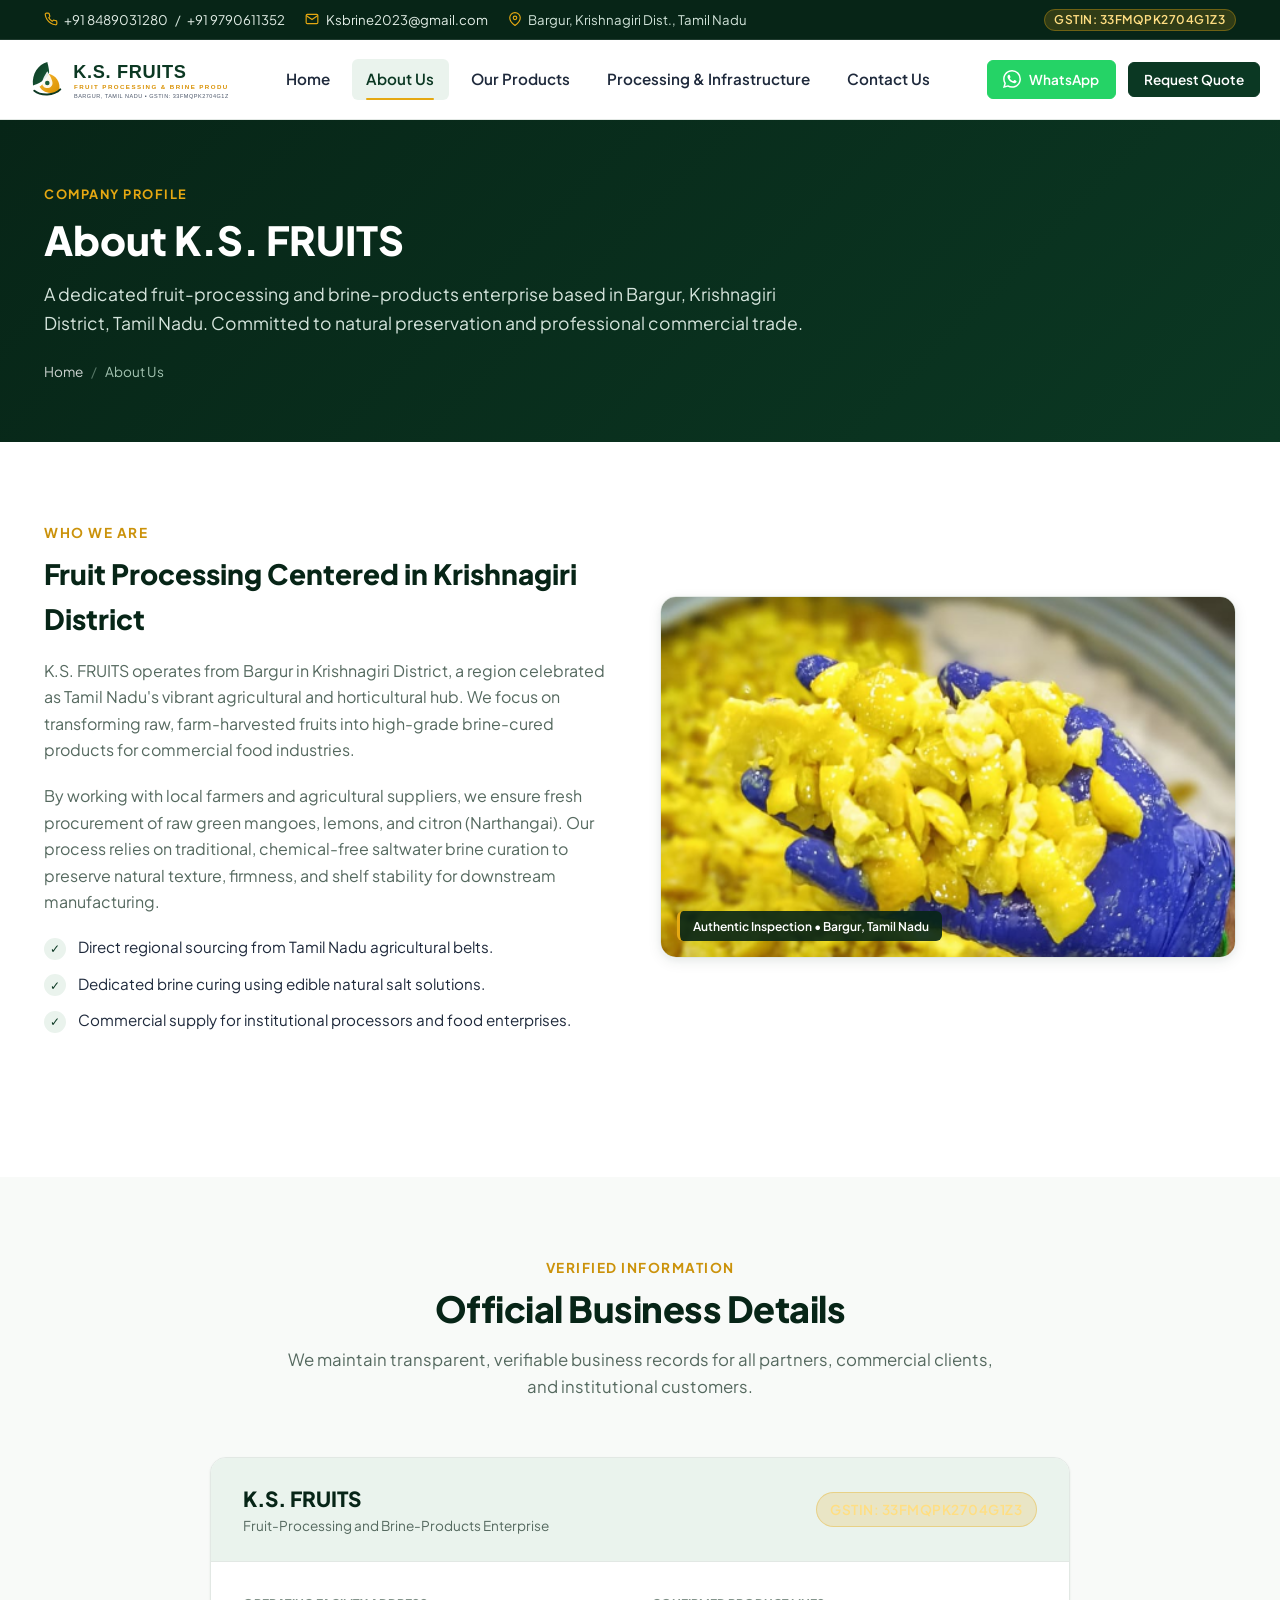
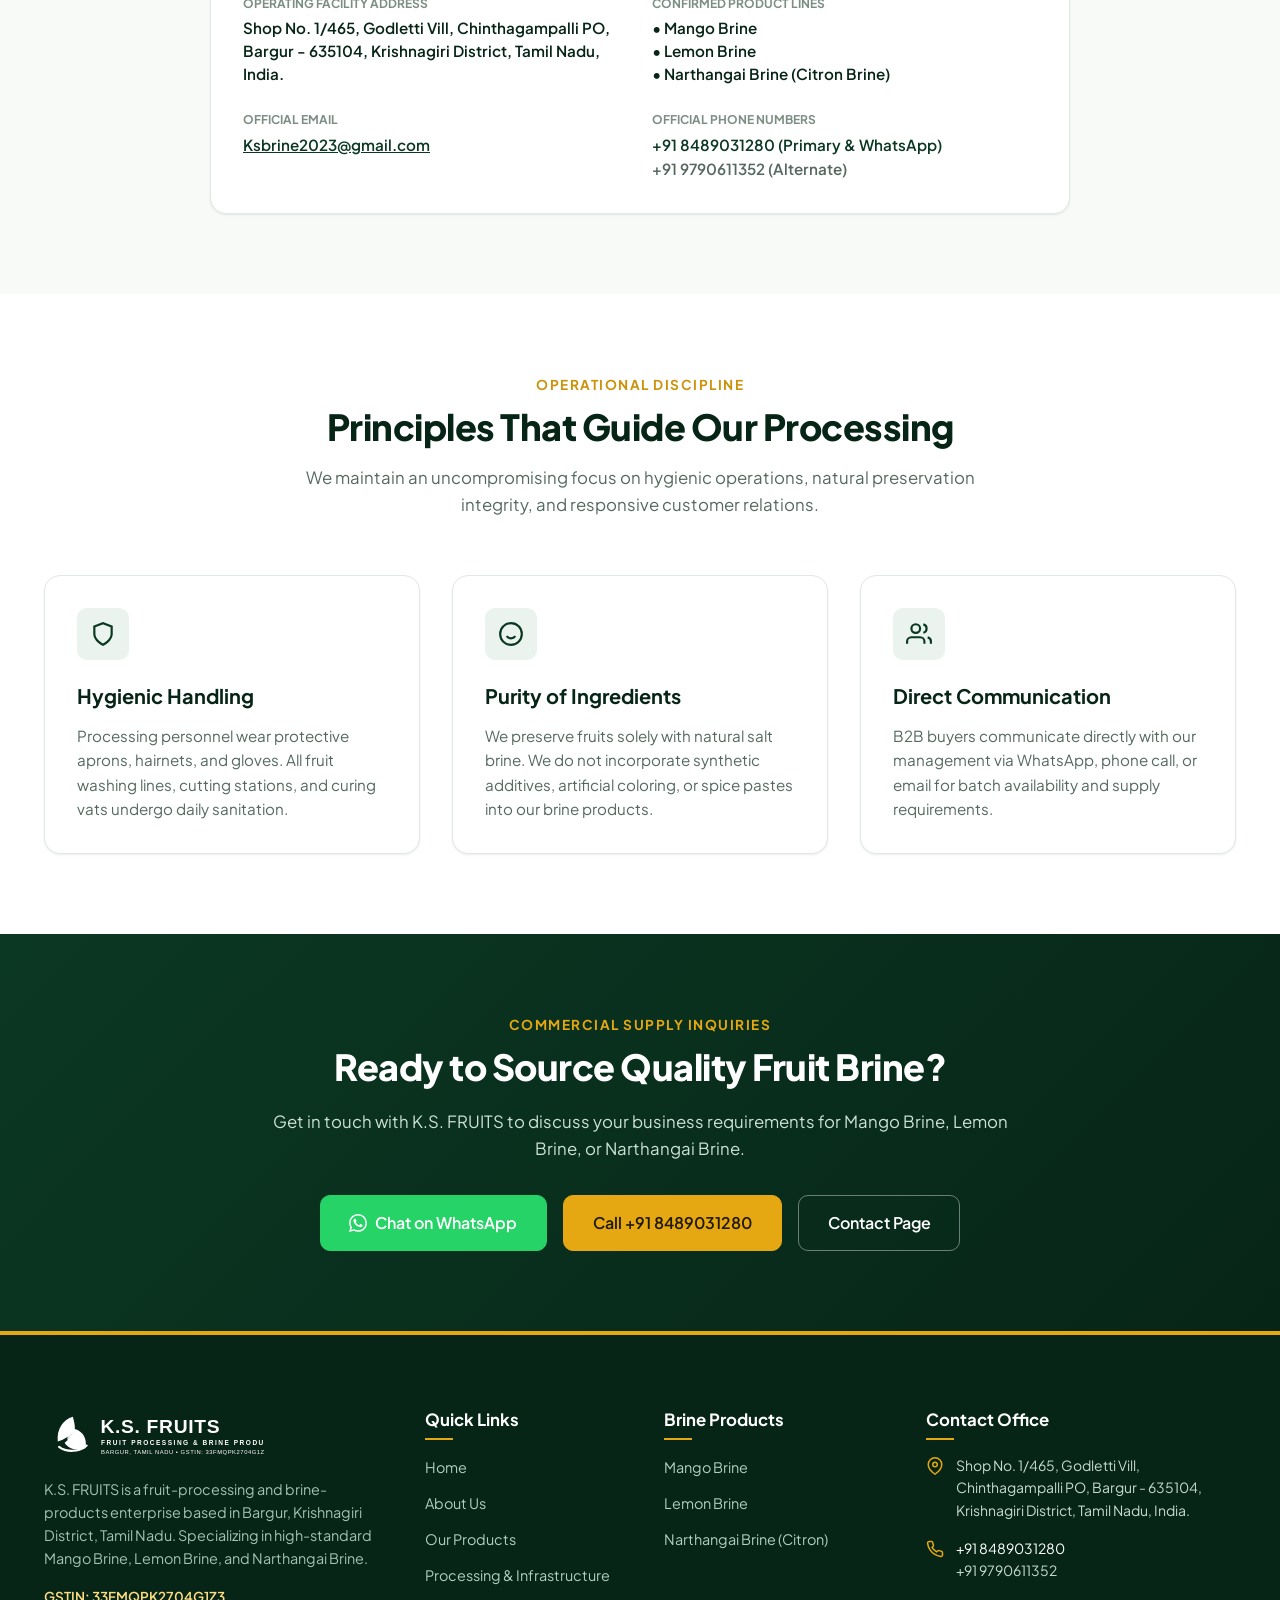
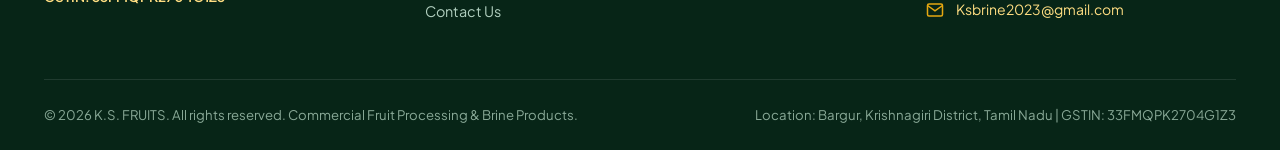
<file: about.html>
<!DOCTYPE html>
<html lang="en">
<head>
  <meta charset="UTF-8">
  <meta name="viewport" content="width=device-width, initial-scale=1.0">
  <title>About Us | K.S. FRUITS - Fruit Processing &amp; Brine Products, Bargur</title>
  <meta name="description" content="Learn about K.S. FRUITS, a fruit processing and brine products enterprise based in Bargur, Krishnagiri District, Tamil Nadu.">
  
  <link rel="preconnect" href="https://fonts.googleapis.com">
  <link rel="preconnect" href="https://fonts.gstatic.com" crossorigin>
  <link href="https://fonts.googleapis.com/css2?family=Plus+Jakarta+Sans:wght@400;500;600;700;800;900&display=swap" rel="stylesheet">
  
  <link rel="stylesheet" href="css/style.css">
</head>
<body>

  <!-- Top Announcement Bar -->
  <aside class="topbar" aria-label="Quick Contact Information">
    <div class="container topbar-content">
      <div class="topbar-info">
        <span class="topbar-item">
          <svg width="14" height="14" viewBox="0 0 24 24" fill="none" stroke="currentColor" stroke-width="2"><path d="M22 16.92v3a2 2 0 0 1-2.18 2 19.79 19.79 0 0 1-8.63-3.07 19.5 19.5 0 0 1-6-6 19.79 19.79 0 0 1-3.07-8.67A2 2 0 0 1 4.11 2h3a2 2 0 0 1 2 1.72 12.84 12.84 0 0 0 .7 2.81 2 2 0 0 1-.45 2.11L8.09 9.91a16 16 0 0 0 6 6l1.27-1.27a2 2 0 0 1 2.11-.45 12.84 12.84 0 0 0 2.81.7A2 2 0 0 1 22 16.92z"/></svg>
          <a href="tel:+918489031280">+91 8489031280</a> / <a href="tel:+919790611352">+91 9790611352</a>
        </span>
        <span class="topbar-item">
          <svg width="14" height="14" viewBox="0 0 24 24" fill="none" stroke="currentColor" stroke-width="2"><path d="M4 4h16c1.1 0 2 .9 2 2v12c0 1.1-.9 2-2 2H4c-1.1 0-2-.9-2-2V6c0-1.1.9-2 2-2z"/><polyline points="22,6 12,13 2,6"/></svg>
          <a href="mailto:Ksbrine2023@gmail.com">Ksbrine2023@gmail.com</a>
        </span>
        <span class="topbar-item">
          <svg width="14" height="14" viewBox="0 0 24 24" fill="none" stroke="currentColor" stroke-width="2"><path d="M21 10c0 7-9 13-9 13s-9-6-9-13a9 9 0 0 1 18 0z"/><circle cx="12" cy="10" r="3"/></svg>
          <span>Bargur, Krishnagiri Dist., Tamil Nadu</span>
        </span>
      </div>
      <div>
        <span class="topbar-badge">GSTIN: 33FMQPK2704G1Z3</span>
      </div>
    </div>
  </aside>

  <!-- Site Navigation Header -->
  <header class="site-header">
    <div class="container header-inner">
      <a href="index.html" class="brand-logo" aria-label="K.S. FRUITS Home">
        <img src="assets/images/logo.svg" alt="K.S. FRUITS Logo" width="260" height="65">
      </a>

      <nav class="nav-menu" id="primary-navigation" aria-label="Main Navigation">
        <a href="index.html" class="nav-link">Home</a>
        <a href="about.html" class="nav-link active">About Us</a>
        <a href="products.html" class="nav-link">Our Products</a>
        <a href="infrastructure.html" class="nav-link">Processing &amp; Infrastructure</a>
        <a href="contact.html" class="nav-link">Contact Us</a>
      </nav>

      <div class="header-cta-group">
        <a href="https://wa.me/918489031280?text=Hello%20K.S.%20FRUITS%2C%20I%20am%20interested%20in%20enquiring%20about%20your%20brine%20products." target="_blank" rel="noopener" class="btn btn-whatsapp btn-sm">
          <svg width="16" height="16" viewBox="0 0 24 24" fill="currentColor"><path d="M17.472 14.382c-.297-.149-1.758-.867-2.03-.967-.273-.099-.471-.148-.67.15-.197.297-.767.966-.94 1.164-.173.199-.347.223-.644.075-.297-.15-1.255-.463-2.39-1.475-.883-.788-1.48-1.761-1.653-2.059-.173-.297-.018-.458.13-.606.134-.133.298-.347.446-.52.149-.174.198-.298.298-.497.099-.198.05-.371-.025-.52-.075-.149-.669-1.612-.916-2.207-.242-.579-.487-.5-.669-.51-.173-.008-.371-.01-.57-.01-.198 0-.52.074-.792.372-.272.297-1.04 1.016-1.04 2.479 0 1.462 1.065 2.875 1.213 3.074.149.198 2.096 3.2 5.077 4.487.709.306 1.262.489 1.694.625.712.227 1.36.195 1.871.118.571-.085 1.758-.719 2.006-1.413.248-.694.248-1.289.173-1.413-.074-.124-.272-.198-.57-.347m-5.421 7.403h-.004a9.87 9.87 0 01-5.031-1.378l-.361-.214-3.741.982.998-3.648-.235-.374a9.86 9.86 0 01-1.51-5.26c.001-5.45 4.436-9.884 9.888-9.884 2.64 0 5.122 1.03 6.988 2.898a9.825 9.825 0 012.893 6.994c-.003 5.45-4.437 9.884-9.885 9.884m8.413-18.297A11.815 11.815 0 0012.05 0C5.495 0 .16 5.335.157 11.892c0 2.096.547 4.142 1.588 5.945L0 24l6.335-1.662c1.746.953 3.71 1.456 5.711 1.457h.004c6.554 0 11.89-5.335 11.893-11.893a11.82 11.82 0 00-3.483-8.413z"/></svg>
          <span>WhatsApp</span>
        </a>
        <button class="btn btn-primary btn-sm" data-open-quote="Mango Brine">Request Quote</button>
      </div>

      <button class="mobile-menu-btn" aria-label="Toggle menu" aria-expanded="false">
        <svg width="24" height="24" viewBox="0 0 24 24" fill="none" stroke="currentColor" stroke-width="2"><line x1="3" y1="12" x2="21" y2="12"/><line x1="3" y1="6" x2="21" y2="6"/><line x1="3" y1="18" x2="21" y2="18"/></svg>
      </button>
    </div>
  </header>

  <!-- Page Header -->
  <section class="page-header">
    <div class="container">
      <div class="page-header-content">
        <span class="page-header-tag">Company Profile</span>
        <h1 class="page-header-title">About K.S. FRUITS</h1>
        <p class="page-header-description">
          A dedicated fruit-processing and brine-products enterprise based in Bargur, Krishnagiri District, Tamil Nadu. Committed to natural preservation and professional commercial trade.
        </p>
        <div class="breadcrumb-trail">
          <a href="index.html">Home</a>
          <span class="breadcrumb-sep">/</span>
          <span>About Us</span>
        </div>
      </div>
    </div>
  </section>

  <!-- Overview Section -->
  <section class="section">
    <div class="container">
      <div class="infra-showcase">
        <div class="infra-content">
          <span class="section-subtitle">Who We Are</span>
          <h3>Fruit Processing Centered in Krishnagiri District</h3>
          <p>
            K.S. FRUITS operates from Bargur in Krishnagiri District, a region celebrated as Tamil Nadu's vibrant agricultural and horticultural hub. We focus on transforming raw, farm-harvested fruits into high-grade brine-cured products for commercial food industries.
          </p>
          <p>
            By working with local farmers and agricultural suppliers, we ensure fresh procurement of raw green mangoes, lemons, and citron (Narthangai). Our process relies on traditional, chemical-free saltwater brine curation to preserve natural texture, firmness, and shelf stability for downstream manufacturing.
          </p>
          <div class="infra-points">
            <div class="infra-point">
              <span class="infra-point-icon">✓</span>
              <span>Direct regional sourcing from Tamil Nadu agricultural belts.</span>
            </div>
            <div class="infra-point">
              <span class="infra-point-icon">✓</span>
              <span>Dedicated brine curing using edible natural salt solutions.</span>
            </div>
            <div class="infra-point">
              <span class="infra-point-icon">✓</span>
              <span>Commercial supply for institutional processors and food enterprises.</span>
            </div>
          </div>
        </div>
        <div class="infra-image-wrap">
          <img src="public/images/lemon-brine-inspection.png" alt="Lemon brine quality check by hand at K.S. FRUITS facility" width="560" height="360" loading="lazy">
          <div class="infra-caption-badge">Authentic Inspection • Bargur, Tamil Nadu</div>
        </div>
      </div>
    </div>
  </section>

  <!-- Confirmed Business Profile (Facts only) -->
  <section class="section section-bg-light">
    <div class="container">
      <div class="section-header">
        <span class="section-subtitle">Verified Information</span>
        <h2 class="section-title">Official Business Details</h2>
        <p class="section-description">
          We maintain transparent, verifiable business records for all partners, commercial clients, and institutional customers.
        </p>
      </div>

      <div style="max-width: 860px; margin: 0 auto; background: #ffffff; border: 1px solid var(--color-border); border-radius: var(--radius-lg); box-shadow: var(--shadow-sm); overflow: hidden;">
        <div style="padding: 1.5rem 2rem; background: var(--color-primary-soft); border-bottom: 1px solid var(--color-border); display: flex; justify-content: space-between; align-items: center; flex-wrap: wrap; gap: 1rem;">
          <div>
            <h3 style="font-size: 1.3rem; font-weight: 800; color: var(--color-primary-dark);">K.S. FRUITS</h3>
            <p style="font-size: 0.85rem; color: var(--color-text-muted);">Fruit-Processing and Brine-Products Enterprise</p>
          </div>
          <span class="topbar-badge" style="font-size: 0.85rem; padding: 0.35rem 0.85rem;">GSTIN: 33FMQPK2704G1Z3</span>
        </div>

        <div style="padding: 2rem; display: grid; grid-template-columns: 1fr 1fr; gap: 1.5rem;">
          <div>
            <span style="display: block; font-size: 0.75rem; text-transform: uppercase; font-weight: 700; color: var(--color-text-light); margin-bottom: 0.25rem;">Operating Facility Address</span>
            <p style="font-size: 0.95rem; font-weight: 600; color: var(--color-primary-dark); line-height: 1.5;">
              Shop No. 1/465, Godletti Vill, Chinthagampalli PO, Bargur - 635104, Krishnagiri District, Tamil Nadu, India.
            </p>
          </div>

          <div>
            <span style="display: block; font-size: 0.75rem; text-transform: uppercase; font-weight: 700; color: var(--color-text-light); margin-bottom: 0.25rem;">Confirmed Product Lines</span>
            <ul style="font-size: 0.95rem; font-weight: 600; color: var(--color-primary-dark); line-height: 1.5;">
              <li>• Mango Brine</li>
              <li>• Lemon Brine</li>
              <li>• Narthangai Brine (Citron Brine)</li>
            </ul>
          </div>

          <div>
            <span style="display: block; font-size: 0.75rem; text-transform: uppercase; font-weight: 700; color: var(--color-text-light); margin-bottom: 0.25rem;">Official Email</span>
            <p style="font-size: 0.95rem; font-weight: 600;">
              <a href="mailto:Ksbrine2023@gmail.com" style="color: var(--color-primary); text-decoration: underline;">Ksbrine2023@gmail.com</a>
            </p>
          </div>

          <div>
            <span style="display: block; font-size: 0.75rem; text-transform: uppercase; font-weight: 700; color: var(--color-text-light); margin-bottom: 0.25rem;">Official Phone Numbers</span>
            <p style="font-size: 0.95rem; font-weight: 600;">
              <a href="tel:+918489031280" style="color: var(--color-primary); display: block;">+91 8489031280 (Primary &amp; WhatsApp)</a>
              <a href="tel:+919790611352" style="color: var(--color-text-muted); display: block;">+91 9790611352 (Alternate)</a>
            </p>
          </div>
        </div>
      </div>
    </div>
  </section>

  <!-- Core Values -->
  <section class="section">
    <div class="container">
      <div class="section-header">
        <span class="section-subtitle">Operational Discipline</span>
        <h2 class="section-title">Principles That Guide Our Processing</h2>
        <p class="section-description">
          We maintain an uncompromising focus on hygienic operations, natural preservation integrity, and responsive customer relations.
        </p>
      </div>

      <div class="feature-cards-grid">
        <div class="feature-box">
          <div class="feature-icon-wrapper">
            <svg width="24" height="24" viewBox="0 0 24 24" fill="none" stroke="currentColor" stroke-width="2"><path d="M12 22s8-4 8-10V5l-8-3-8 3v7c0 6 8 10 8 10z"/></svg>
          </div>
          <h3>Hygienic Handling</h3>
          <p>
            Processing personnel wear protective aprons, hairnets, and gloves. All fruit washing lines, cutting stations, and curing vats undergo daily sanitation.
          </p>
        </div>

        <div class="feature-box">
          <div class="feature-icon-wrapper">
            <svg width="24" height="24" viewBox="0 0 24 24" fill="none" stroke="currentColor" stroke-width="2"><circle cx="12" cy="12" r="10"/><path d="M8 14s1.5 2 4 2 4-2 4-2"/><line x1="9" y1="9" x2="9.01" y2="9"/><line x1="15" y1="9" x2="15.01" y2="9"/></svg>
          </div>
          <h3>Purity of Ingredients</h3>
          <p>
            We preserve fruits solely with natural salt brine. We do not incorporate synthetic additives, artificial coloring, or spice pastes into our brine products.
          </p>
        </div>

        <div class="feature-box">
          <div class="feature-icon-wrapper">
            <svg width="24" height="24" viewBox="0 0 24 24" fill="none" stroke="currentColor" stroke-width="2"><path d="M17 21v-2a4 4 0 0 0-4-4H5a4 4 0 0 0-4 4v2"/><circle cx="9" cy="7" r="4"/><path d="M23 21v-2a4 4 0 0 0-3-3.87"/><path d="M16 3.13a4 4 0 0 1 0 7.75"/></svg>
          </div>
          <h3>Direct Communication</h3>
          <p>
            B2B buyers communicate directly with our management via WhatsApp, phone call, or email for batch availability and supply requirements.
          </p>
        </div>
      </div>
    </div>
  </section>

  <!-- Direct Contact CTA -->
  <section class="section" style="background: linear-gradient(135deg, var(--color-primary) 0%, var(--color-primary-dark) 100%); color: #ffffff;">
    <div class="container text-center" style="text-align: center; max-width: 820px;">
      <span class="section-subtitle" style="color: var(--color-accent);">Commercial Supply Inquiries</span>
      <h2 class="section-title" style="color: #ffffff; margin-bottom: 1.25rem;">Ready to Source Quality Fruit Brine?</h2>
      <p style="color: #cde2d6; font-size: 1.05rem; line-height: 1.6; margin-bottom: 2rem;">
        Get in touch with K.S. FRUITS to discuss your business requirements for Mango Brine, Lemon Brine, or Narthangai Brine.
      </p>
      <div style="display: flex; justify-content: center; flex-wrap: wrap; gap: 1rem;">
        <a href="https://wa.me/918489031280?text=Hello%20K.S.%20FRUITS%2C%20I%20am%20interested%20in%20enquiring%20about%20your%20brine%20products." target="_blank" rel="noopener" class="btn btn-whatsapp btn-lg">
          <svg width="20" height="20" viewBox="0 0 24 24" fill="currentColor"><path d="M17.472 14.382c-.297-.149-1.758-.867-2.03-.967-.273-.099-.471-.148-.67.15-.197.297-.767.966-.94 1.164-.173.199-.347.223-.644.075-.297-.15-1.255-.463-2.39-1.475-.883-.788-1.48-1.761-1.653-2.059-.173-.297-.018-.458.13-.606.134-.133.298-.347.446-.52.149-.174.198-.298.298-.497.099-.198.05-.371-.025-.52-.075-.149-.669-1.612-.916-2.207-.242-.579-.487-.5-.669-.51-.173-.008-.371-.01-.57-.01-.198 0-.52.074-.792.372-.272.297-1.04 1.016-1.04 2.479 0 1.462 1.065 2.875 1.213 3.074.149.198 2.096 3.2 5.077 4.487.709.306 1.262.489 1.694.625.712.227 1.36.195 1.871.118.571-.085 1.758-.719 2.006-1.413.248-.694.248-1.289.173-1.413-.074-.124-.272-.198-.57-.347m-5.421 7.403h-.004a9.87 9.87 0 01-5.031-1.378l-.361-.214-3.741.982.998-3.648-.235-.374a9.86 9.86 0 01-1.51-5.26c.001-5.45 4.436-9.884 9.888-9.884 2.64 0 5.122 1.03 6.988 2.898a9.825 9.825 0 012.893 6.994c-.003 5.45-4.437 9.884-9.885 9.884m8.413-18.297A11.815 11.815 0 0012.05 0C5.495 0 .16 5.335.157 11.892c0 2.096.547 4.142 1.588 5.945L0 24l6.335-1.662c1.746.953 3.71 1.456 5.711 1.457h.004c6.554 0 11.89-5.335 11.893-11.893a11.82 11.82 0 00-3.483-8.413z"/></svg>
          <span>Chat on WhatsApp</span>
        </a>
        <a href="tel:+918489031280" class="btn btn-accent btn-lg">Call +91 8489031280</a>
        <a href="contact.html" class="btn btn-call btn-lg" style="background: transparent; color: #ffffff; border-color: rgba(255,255,255,0.4);">Contact Page</a>
      </div>
    </div>
  </section>

  <!-- Site Footer -->
  <footer class="site-footer">
    <div class="container">
      <div class="footer-grid">
        <div class="footer-brand-col">
          <img src="assets/images/logo.svg" alt="K.S. FRUITS Logo" width="220" height="55" style="filter: brightness(0) invert(1);">
          <p>
            K.S. FRUITS is a fruit-processing and brine-products enterprise based in Bargur, Krishnagiri District, Tamil Nadu. Specializing in high-standard Mango Brine, Lemon Brine, and Narthangai Brine.
          </p>
          <div style="margin-top: 1rem; color: #ffde82; font-size: 0.85rem; font-weight: 600;">
            GSTIN: 33FMQPK2704G1Z3
          </div>
        </div>

        <div class="footer-nav-col">
          <h4 class="footer-col-title">Quick Links</h4>
          <ul class="footer-nav-list">
            <li><a href="index.html">Home</a></li>
            <li><a href="about.html">About Us</a></li>
            <li><a href="products.html">Our Products</a></li>
            <li><a href="infrastructure.html">Processing &amp; Infrastructure</a></li>
            <li><a href="contact.html">Contact Us</a></li>
          </ul>
        </div>

        <div class="footer-nav-col">
          <h4 class="footer-col-title">Brine Products</h4>
          <ul class="footer-nav-list">
            <li><a href="products.html#mango">Mango Brine</a></li>
            <li><a href="products.html#lemon">Lemon Brine</a></li>
            <li><a href="products.html#narthangai">Narthangai Brine (Citron)</a></li>
          </ul>
        </div>

        <div class="footer-contact-col">
          <h4 class="footer-col-title">Contact Office</h4>
          <div class="footer-contact-info">
            <div class="footer-contact-row">
              <svg width="18" height="18" viewBox="0 0 24 24" fill="none" stroke="currentColor" stroke-width="2"><path d="M21 10c0 7-9 13-9 13s-9-6-9-13a9 9 0 0 1 18 0z"/><circle cx="12" cy="10" r="3"/></svg>
              <span>Shop No. 1/465, Godletti Vill, Chinthagampalli PO, Bargur - 635104, Krishnagiri District, Tamil Nadu, India.</span>
            </div>
            <div class="footer-contact-row">
              <svg width="18" height="18" viewBox="0 0 24 24" fill="none" stroke="currentColor" stroke-width="2"><path d="M22 16.92v3a2 2 0 0 1-2.18 2 19.79 19.79 0 0 1-8.63-3.07 19.5 19.5 0 0 1-6-6 19.79 19.79 0 0 1-3.07-8.67A2 2 0 0 1 4.11 2h3a2 2 0 0 1 2 1.72 12.84 12.84 0 0 0 .7 2.81 2 2 0 0 1-.45 2.11L8.09 9.91a16 16 0 0 0 6 6l1.27-1.27a2 2 0 0 1 2.11-.45 12.84 12.84 0 0 0 2.81.7A2 2 0 0 1 22 16.92z"/></svg>
              <div>
                <a href="tel:+918489031280" style="color: #ffffff; display: block;">+91 8489031280</a>
                <a href="tel:+919790611352" style="color: #c5dbcf; display: block;">+91 9790611352</a>
              </div>
            </div>
            <div class="footer-contact-row">
              <svg width="18" height="18" viewBox="0 0 24 24" fill="none" stroke="currentColor" stroke-width="2"><path d="M4 4h16c1.1 0 2 .9 2 2v12c0 1.1-.9 2-2 2H4c-1.1 0-2-.9-2-2V6c0-1.1.9-2 2-2z"/><polyline points="22,6 12,13 2,6"/></svg>
              <a href="mailto:Ksbrine2023@gmail.com" style="color: #ffde82;">Ksbrine2023@gmail.com</a>
            </div>
          </div>
        </div>
      </div>

      <div class="footer-bottom">
        <div class="footer-bottom-inner">
          <p>&copy; <span class="dynamic-year">2026</span> K.S. FRUITS. All rights reserved. Commercial Fruit Processing &amp; Brine Products.</p>
          <p>Location: Bargur, Krishnagiri District, Tamil Nadu | GSTIN: 33FMQPK2704G1Z3</p>
        </div>
      </div>
    </div>
  </footer>

  <!-- Mobile Sticky Floating Contact Bar -->
  <aside class="mobile-sticky-bar" aria-label="Mobile Quick Contact">
    <div class="mobile-sticky-inner">
      <a href="https://wa.me/918489031280?text=Hello%20K.S.%20FRUITS%2C%20I%20am%20interested%20in%20enquiring%20about%20your%20brine%20products." target="_blank" rel="noopener" class="btn btn-whatsapp btn-sm">
        <svg width="16" height="16" viewBox="0 0 24 24" fill="currentColor"><path d="M17.472 14.382c-.297-.149-1.758-.867-2.03-.967-.273-.099-.471-.148-.67.15-.197.297-.767.966-.94 1.164-.173.199-.347.223-.644.075-.297-.15-1.255-.463-2.39-1.475-.883-.788-1.48-1.761-1.653-2.059-.173-.297-.018-.458.13-.606.134-.133.298-.347.446-.52.149-.174.198-.298.298-.497.099-.198.05-.371-.025-.52-.075-.149-.669-1.612-.916-2.207-.242-.579-.487-.5-.669-.51-.173-.008-.371-.01-.57-.01-.198 0-.52.074-.792.372-.272.297-1.04 1.016-1.04 2.479 0 1.462 1.065 2.875 1.213 3.074.149.198 2.096 3.2 5.077 4.487.709.306 1.262.489 1.694.625.712.227 1.36.195 1.871.118.571-.085 1.758-.719 2.006-1.413.248-.694.248-1.289.173-1.413-.074-.124-.272-.198-.57-.347m-5.421 7.403h-.004a9.87 9.87 0 01-5.031-1.378l-.361-.214-3.741.982.998-3.648-.235-.374a9.86 9.86 0 01-1.51-5.26c.001-5.45 4.436-9.884 9.888-9.884 2.64 0 5.122 1.03 6.988 2.898a9.825 9.825 0 012.893 6.994c-.003 5.45-4.437 9.884-9.885 9.884m8.413-18.297A11.815 11.815 0 0012.05 0C5.495 0 .16 5.335.157 11.892c0 2.096.547 4.142 1.588 5.945L0 24l6.335-1.662c1.746.953 3.71 1.456 5.711 1.457h.004c6.554 0 11.89-5.335 11.893-11.893a11.82 11.82 0 00-3.483-8.413z"/></svg>
        <span>WhatsApp</span>
      </a>
      <a href="tel:+918489031280" class="btn btn-call btn-sm">
        <svg width="14" height="14" viewBox="0 0 24 24" fill="none" stroke="currentColor" stroke-width="2"><path d="M22 16.92v3a2 2 0 0 1-2.18 2 19.79 19.79 0 0 1-8.63-3.07 19.5 19.5 0 0 1-6-6 19.79 19.79 0 0 1-3.07-8.67A2 2 0 0 1 4.11 2h3a2 2 0 0 1 2 1.72 12.84 12.84 0 0 0 .7 2.81 2 2 0 0 1-.45 2.11L8.09 9.91a16 16 0 0 0 6 6l1.27-1.27a2 2 0 0 1 2.11-.45 12.84 12.84 0 0 0 2.81.7A2 2 0 0 1 22 16.92z"/></svg>
        <span>Call Now</span>
      </a>
    </div>
  </aside>

  <!-- Quick Quote Modal -->
  <div class="modal-overlay" id="quick-quote-modal" role="dialog" aria-modal="true" aria-labelledby="modal-quote-title">
    <div class="modal-box">
      <button class="modal-close-btn" aria-label="Close modal">
        <svg width="22" height="22" viewBox="0 0 24 24" fill="none" stroke="currentColor" stroke-width="2"><line x1="18" y1="6" x2="6" y2="18"/><line x1="6" y1="6" x2="18" y2="18"/></svg>
      </button>
      <div class="modal-icon-header">
        <div class="modal-badge-icon">
          <svg width="24" height="24" viewBox="0 0 24 24" fill="none" stroke="currentColor" stroke-width="2"><path d="M14 2H6a2 2 0 0 0-2 2v16a2 2 0 0 0 2 2h12a2 2 0 0 0 2-2V8z"/><polyline points="14 2 14 8 20 8"/></svg>
        </div>
        <div>
          <h3 id="modal-quote-title">Quick Commercial Enquiry</h3>
          <p style="font-size: 0.85rem; color: var(--color-text-muted);">K.S. FRUITS • Bargur, Tamil Nadu</p>
        </div>
      </div>
      <form id="quick-quote-form" style="display: flex; flex-direction: column; gap: 1rem;">
        <div>
          <label class="form-label" for="quick-name">Your Full Name <span class="req">*</span></label>
          <input type="text" id="quick-name" class="form-input" placeholder="e.g. Ramesh Kumar" required>
        </div>
        <div>
          <label class="form-label" for="quick-phone">Contact Phone / WhatsApp Number <span class="req">*</span></label>
          <input type="tel" id="quick-phone" class="form-input" placeholder="e.g. 9876543210" required>
        </div>
        <div>
          <label class="form-label" for="modal-product-select">Product Selection <span class="req">*</span></label>
          <select id="modal-product-select" class="form-select" required>
            <option value="Mango Brine">Mango Brine</option>
            <option value="Lemon Brine">Lemon Brine</option>
            <option value="Narthangai Brine">Narthangai Brine (Citron Brine)</option>
            <option value="Multiple Products">Multiple Products</option>
          </select>
        </div>
        <div>
          <label class="form-label" for="quick-quantity">Approximate Quantity <span class="req">*</span></label>
          <input type="text" id="quick-quantity" class="form-input" placeholder="e.g. 500 kg, 5 drums, or 2 tons" required>
        </div>
        <div>
          <label class="form-label" for="quick-notes">Message / Delivery Location</label>
          <input type="text" id="quick-notes" class="form-input" placeholder="e.g. Need delivery to Chennai food unit">
        </div>
        <button type="submit" class="btn btn-primary" style="margin-top: 0.5rem;">Proceed with Enquiry</button>
      </form>
    </div>
  </div>

  <!-- Honest Backend Notice Modal -->
  <div class="modal-overlay" id="backend-notice-modal" role="dialog" aria-modal="true" aria-labelledby="backend-modal-title">
    <div class="modal-box">
      <button class="modal-close-btn" aria-label="Close modal">
        <svg width="22" height="22" viewBox="0 0 24 24" fill="none" stroke="currentColor" stroke-width="2"><line x1="18" y1="6" x2="6" y2="18"/><line x1="6" y1="6" x2="18" y2="18"/></svg>
      </button>
      <div class="modal-icon-header">
        <div class="modal-badge-icon" style="background-color: #fef7e6; color: #d99000;">
          <svg width="24" height="24" viewBox="0 0 24 24" fill="none" stroke="currentColor" stroke-width="2"><circle cx="12" cy="12" r="10"/><line x1="12" y1="8" x2="12" y2="12"/><line x1="12" y1="16" x2="12.01" y2="16"/></svg>
        </div>
        <div>
          <h3 id="backend-modal-title">Enquiry Ready to Transmit</h3>
          <p style="font-size: 0.825rem; color: var(--color-text-muted);">Direct transmission instructions</p>
        </div>
      </div>
      
      <p class="modal-explanation">
        <strong>Important Notice:</strong> This website is currently running as a static frontend interface without an automated server backend configured. To ensure your enquiry is delivered immediately to K.S. FRUITS without delay or loss, please choose one of the direct contact channels below:
      </p>

      <div class="enquiry-summary-preview" id="modal-enquiry-preview">
        <!-- Injected via JavaScript -->
      </div>

      <div class="modal-action-buttons">
        <button id="modal-wa-send-btn" class="btn btn-whatsapp btn-lg" style="width: 100%;">
          <svg width="20" height="20" viewBox="0 0 24 24" fill="currentColor"><path d="M17.472 14.382c-.297-.149-1.758-.867-2.03-.967-.273-.099-.471-.148-.67.15-.197.297-.767.966-.94 1.164-.173.199-.347.223-.644.075-.297-.15-1.255-.463-2.39-1.475-.883-.788-1.48-1.761-1.653-2.059-.173-.297-.018-.458.13-.606.134-.133.298-.347.446-.52.149-.174.198-.298.298-.497.099-.198.05-.371-.025-.52-.075-.149-.669-1.612-.916-2.207-.242-.579-.487-.5-.669-.51-.173-.008-.371-.01-.57-.01-.198 0-.52.074-.792.372-.272.297-1.04 1.016-1.04 2.479 0 1.462 1.065 2.875 1.213 3.074.149.198 2.096 3.2 5.077 4.487.709.306 1.262.489 1.694.625.712.227 1.36.195 1.871.118.571-.085 1.758-.719 2.006-1.413.248-.694.248-1.289.173-1.413-.074-.124-.272-.198-.57-.347m-5.421 7.403h-.004a9.87 9.87 0 01-5.031-1.378l-.361-.214-3.741.982.998-3.648-.235-.374a9.86 9.86 0 01-1.51-5.26c.001-5.45 4.436-9.884 9.888-9.884 2.64 0 5.122 1.03 6.988 2.898a9.825 9.825 0 012.893 6.994c-.003 5.45-4.437 9.884-9.885 9.884m8.413-18.297A11.815 11.815 0 0012.05 0C5.495 0 .16 5.335.157 11.892c0 2.096.547 4.142 1.588 5.945L0 24l6.335-1.662c1.746.953 3.71 1.456 5.711 1.457h.004c6.554 0 11.89-5.335 11.893-11.893a11.82 11.82 0 00-3.483-8.413z"/></svg>
          <span>Send Details via WhatsApp (+91 8489031280)</span>
        </button>
        <a id="modal-email-send-btn" href="mailto:Ksbrine2023@gmail.com" class="btn btn-outline-primary" style="width: 100%;">
          <svg width="18" height="18" viewBox="0 0 24 24" fill="none" stroke="currentColor" stroke-width="2"><path d="M4 4h16c1.1 0 2 .9 2 2v12c0 1.1-.9 2-2 2H4c-1.1 0-2-.9-2-2V6c0-1.1.9-2 2-2z"/><polyline points="22,6 12,13 2,6"/></svg>
          <span>Open Email Client (Ksbrine2023@gmail.com)</span>
        </a>
      </div>
    </div>
  </div>

  <script src="js/main.js"></script>
</body>
</html>
</file>
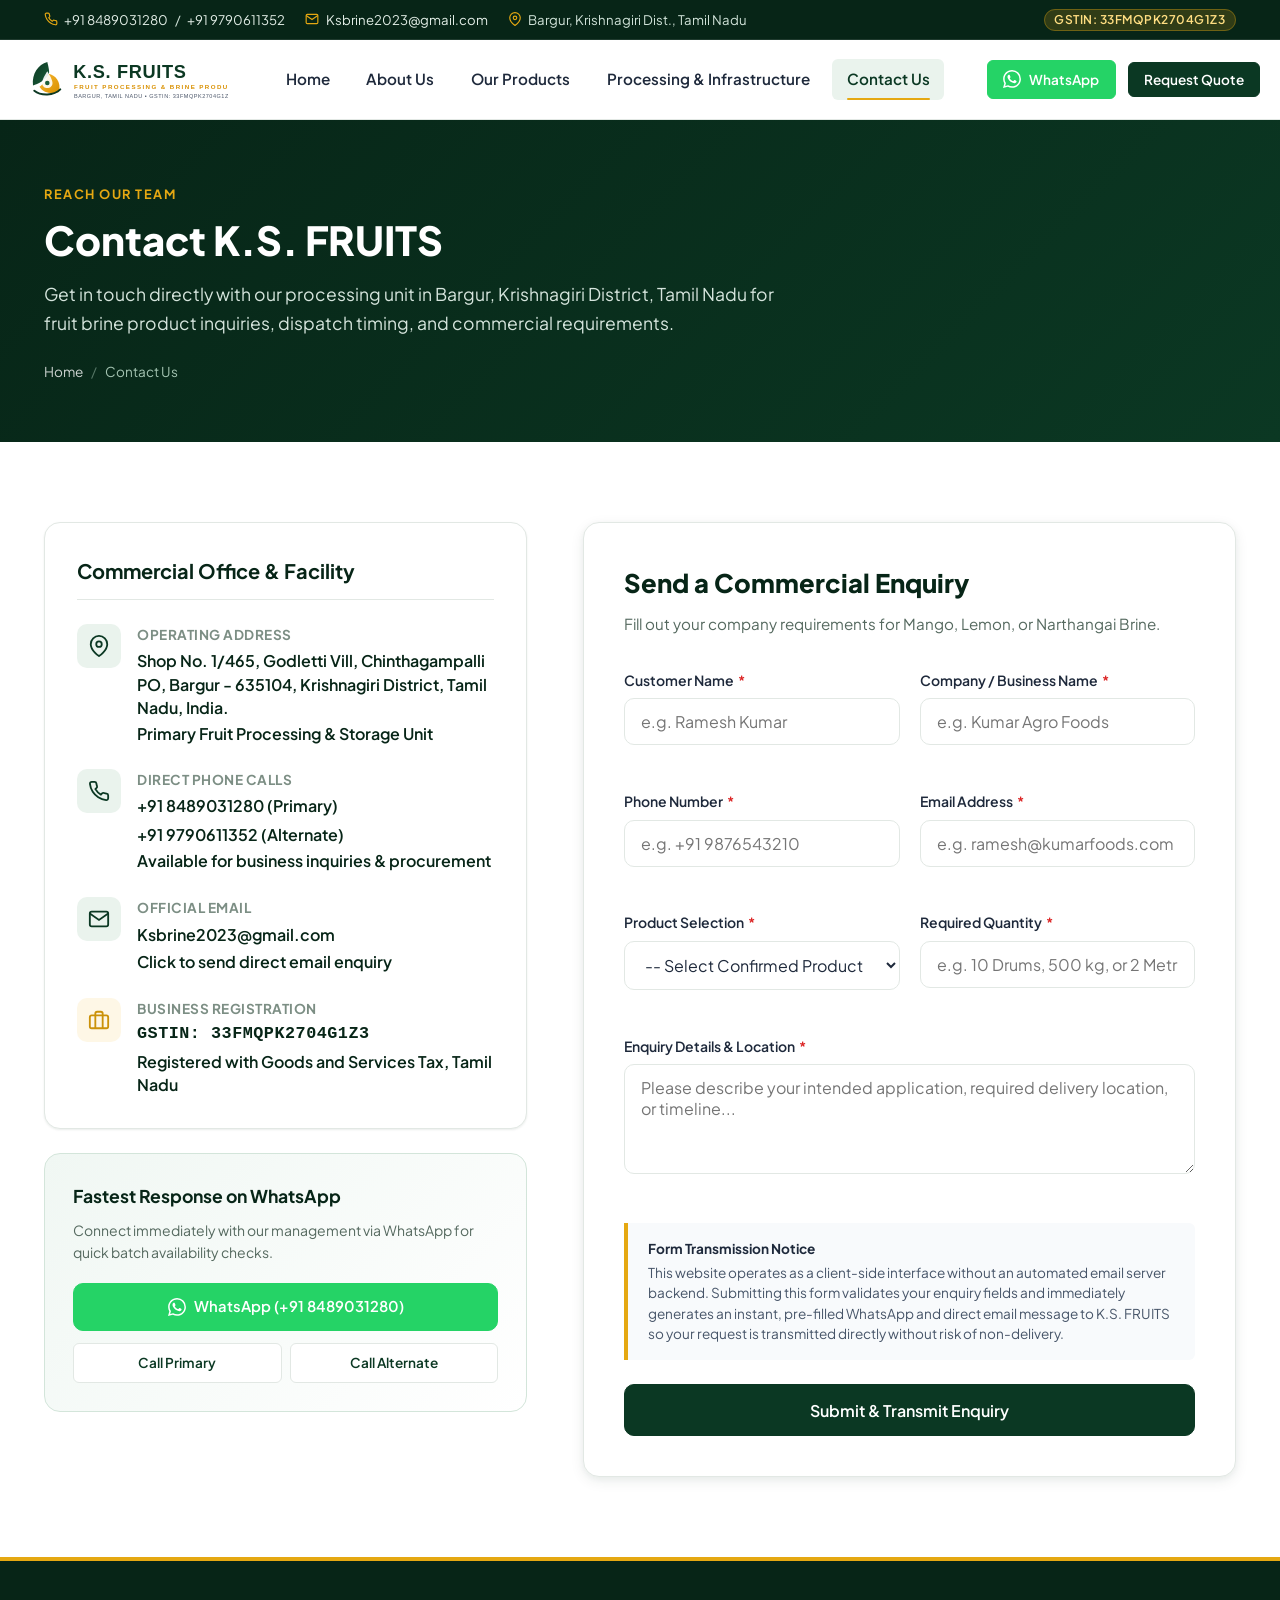
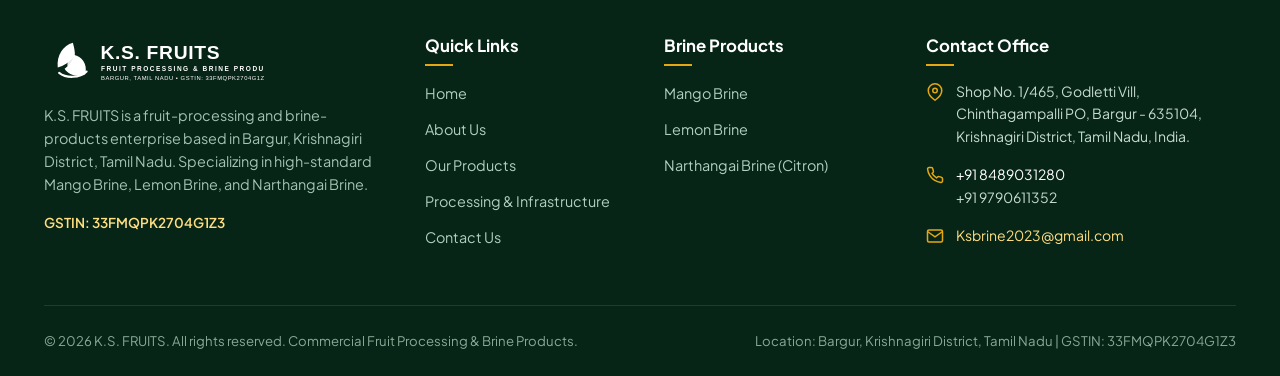
<file: contact.html>
<!DOCTYPE html>
<html lang="en">
<head>
  <meta charset="UTF-8">
  <meta name="viewport" content="width=device-width, initial-scale=1.0">
  <title>Contact Us | K.S. FRUITS - Fruit Processing &amp; Brine Products, Bargur</title>
  <meta name="description" content="Contact K.S. FRUITS in Bargur, Krishnagiri District, Tamil Nadu. Enquire for Mango Brine, Lemon Brine, and Citron Brine via phone, WhatsApp, or email.">
  
  <link rel="preconnect" href="https://fonts.googleapis.com">
  <link rel="preconnect" href="https://fonts.gstatic.com" crossorigin>
  <link href="https://fonts.googleapis.com/css2?family=Plus+Jakarta+Sans:wght@400;500;600;700;800;900&display=swap" rel="stylesheet">
  
  <link rel="stylesheet" href="css/style.css">
</head>
<body>

  <!-- Top Announcement Bar -->
  <aside class="topbar" aria-label="Quick Contact Information">
    <div class="container topbar-content">
      <div class="topbar-info">
        <span class="topbar-item">
          <svg width="14" height="14" viewBox="0 0 24 24" fill="none" stroke="currentColor" stroke-width="2"><path d="M22 16.92v3a2 2 0 0 1-2.18 2 19.79 19.79 0 0 1-8.63-3.07 19.5 19.5 0 0 1-6-6 19.79 19.79 0 0 1-3.07-8.67A2 2 0 0 1 4.11 2h3a2 2 0 0 1 2 1.72 12.84 12.84 0 0 0 .7 2.81 2 2 0 0 1-.45 2.11L8.09 9.91a16 16 0 0 0 6 6l1.27-1.27a2 2 0 0 1 2.11-.45 12.84 12.84 0 0 0 2.81.7A2 2 0 0 1 22 16.92z"/></svg>
          <a href="tel:+918489031280">+91 8489031280</a> / <a href="tel:+919790611352">+91 9790611352</a>
        </span>
        <span class="topbar-item">
          <svg width="14" height="14" viewBox="0 0 24 24" fill="none" stroke="currentColor" stroke-width="2"><path d="M4 4h16c1.1 0 2 .9 2 2v12c0 1.1-.9 2-2 2H4c-1.1 0-2-.9-2-2V6c0-1.1.9-2 2-2z"/><polyline points="22,6 12,13 2,6"/></svg>
          <a href="mailto:Ksbrine2023@gmail.com">Ksbrine2023@gmail.com</a>
        </span>
        <span class="topbar-item">
          <svg width="14" height="14" viewBox="0 0 24 24" fill="none" stroke="currentColor" stroke-width="2"><path d="M21 10c0 7-9 13-9 13s-9-6-9-13a9 9 0 0 1 18 0z"/><circle cx="12" cy="10" r="3"/></svg>
          <span>Bargur, Krishnagiri Dist., Tamil Nadu</span>
        </span>
      </div>
      <div>
        <span class="topbar-badge">GSTIN: 33FMQPK2704G1Z3</span>
      </div>
    </div>
  </aside>

  <!-- Site Navigation Header -->
  <header class="site-header">
    <div class="container header-inner">
      <a href="index.html" class="brand-logo" aria-label="K.S. FRUITS Home">
        <img src="assets/images/logo.svg" alt="K.S. FRUITS Logo" width="260" height="65">
      </a>

      <nav class="nav-menu" id="primary-navigation" aria-label="Main Navigation">
        <a href="index.html" class="nav-link">Home</a>
        <a href="about.html" class="nav-link">About Us</a>
        <a href="products.html" class="nav-link">Our Products</a>
        <a href="infrastructure.html" class="nav-link">Processing &amp; Infrastructure</a>
        <a href="contact.html" class="nav-link active">Contact Us</a>
      </nav>

      <div class="header-cta-group">
        <a href="https://wa.me/918489031280?text=Hello%20K.S.%20FRUITS%2C%20I%20am%20interested%20in%20enquiring%20about%20your%20brine%20products." target="_blank" rel="noopener" class="btn btn-whatsapp btn-sm">
          <svg width="16" height="16" viewBox="0 0 24 24" fill="currentColor"><path d="M17.472 14.382c-.297-.149-1.758-.867-2.03-.967-.273-.099-.471-.148-.67.15-.197.297-.767.966-.94 1.164-.173.199-.347.223-.644.075-.297-.15-1.255-.463-2.39-1.475-.883-.788-1.48-1.761-1.653-2.059-.173-.297-.018-.458.13-.606.134-.133.298-.347.446-.52.149-.174.198-.298.298-.497.099-.198.05-.371-.025-.52-.075-.149-.669-1.612-.916-2.207-.242-.579-.487-.5-.669-.51-.173-.008-.371-.01-.57-.01-.198 0-.52.074-.792.372-.272.297-1.04 1.016-1.04 2.479 0 1.462 1.065 2.875 1.213 3.074.149.198 2.096 3.2 5.077 4.487.709.306 1.262.489 1.694.625.712.227 1.36.195 1.871.118.571-.085 1.758-.719 2.006-1.413.248-.694.248-1.289.173-1.413-.074-.124-.272-.198-.57-.347m-5.421 7.403h-.004a9.87 9.87 0 01-5.031-1.378l-.361-.214-3.741.982.998-3.648-.235-.374a9.86 9.86 0 01-1.51-5.26c.001-5.45 4.436-9.884 9.888-9.884 2.64 0 5.122 1.03 6.988 2.898a9.825 9.825 0 012.893 6.994c-.003 5.45-4.437 9.884-9.885 9.884m8.413-18.297A11.815 11.815 0 0012.05 0C5.495 0 .16 5.335.157 11.892c0 2.096.547 4.142 1.588 5.945L0 24l6.335-1.662c1.746.953 3.71 1.456 5.711 1.457h.004c6.554 0 11.89-5.335 11.893-11.893a11.82 11.82 0 00-3.483-8.413z"/></svg>
          <span>WhatsApp</span>
        </a>
        <button class="btn btn-primary btn-sm" data-open-quote="Mango Brine">Request Quote</button>
      </div>

      <button class="mobile-menu-btn" aria-label="Toggle menu" aria-expanded="false">
        <svg width="24" height="24" viewBox="0 0 24 24" fill="none" stroke="currentColor" stroke-width="2"><line x1="3" y1="12" x2="21" y2="12"/><line x1="3" y1="6" x2="21" y2="6"/><line x1="3" y1="18" x2="21" y2="18"/></svg>
      </button>
    </div>
  </header>

  <!-- Page Header -->
  <section class="page-header">
    <div class="container">
      <div class="page-header-content">
        <span class="page-header-tag">Reach Our Team</span>
        <h1 class="page-header-title">Contact K.S. FRUITS</h1>
        <p class="page-header-description">
          Get in touch directly with our processing unit in Bargur, Krishnagiri District, Tamil Nadu for fruit brine product inquiries, dispatch timing, and commercial requirements.
        </p>
        <div class="breadcrumb-trail">
          <a href="index.html">Home</a>
          <span class="breadcrumb-sep">/</span>
          <span>Contact Us</span>
        </div>
      </div>
    </div>
  </section>

  <!-- Contact Section with Form & Channels -->
  <section class="section">
    <div class="container">
      <div class="contact-layout">
        
        <!-- Left Column: Verified Contact Details & Instant Links -->
        <div class="contact-info-panel">
          <div class="contact-card">
            <h3 class="contact-card-title">Commercial Office &amp; Facility</h3>
            
            <div class="contact-channel-list">
              <!-- Address Item -->
              <div class="contact-channel-item">
                <div class="channel-icon">
                  <svg width="24" height="24" viewBox="0 0 24 24" fill="none" stroke="currentColor" stroke-width="2"><path d="M21 10c0 7-9 13-9 13s-9-6-9-13a9 9 0 0 1 18 0z"/><circle cx="12" cy="10" r="3"/></svg>
                </div>
                <div class="channel-details">
                  <h4>Operating Address</h4>
                  <p>Shop No. 1/465, Godletti Vill, Chinthagampalli PO, Bargur - 635104, Krishnagiri District, Tamil Nadu, India.</p>
                  <p class="channel-note">Primary Fruit Processing &amp; Storage Unit</p>
                </div>
              </div>

              <!-- Phone Item with Both Numbers -->
              <div class="contact-channel-item">
                <div class="channel-icon">
                  <svg width="24" height="24" viewBox="0 0 24 24" fill="none" stroke="currentColor" stroke-width="2"><path d="M22 16.92v3a2 2 0 0 1-2.18 2 19.79 19.79 0 0 1-8.63-3.07 19.5 19.5 0 0 1-6-6 19.79 19.79 0 0 1-3.07-8.67A2 2 0 0 1 4.11 2h3a2 2 0 0 1 2 1.72 12.84 12.84 0 0 0 .7 2.81 2 2 0 0 1-.45 2.11L8.09 9.91a16 16 0 0 0 6 6l1.27-1.27a2 2 0 0 1 2.11-.45 12.84 12.84 0 0 0 2.81.7A2 2 0 0 1 22 16.92z"/></svg>
                </div>
                <div class="channel-details">
                  <h4>Direct Phone Calls</h4>
                  <div class="channel-phone-links">
                    <a href="tel:+918489031280">
                      <span>+91 8489031280 (Primary)</span>
                    </a>
                    <a href="tel:+919790611352">
                      <span>+91 9790611352 (Alternate)</span>
                    </a>
                  </div>
                  <p class="channel-note">Available for business inquiries &amp; procurement</p>
                </div>
              </div>

              <!-- Email Item -->
              <div class="contact-channel-item">
                <div class="channel-icon">
                  <svg width="24" height="24" viewBox="0 0 24 24" fill="none" stroke="currentColor" stroke-width="2"><path d="M4 4h16c1.1 0 2 .9 2 2v12c0 1.1-.9 2-2 2H4c-1.1 0-2-.9-2-2V6c0-1.1.9-2 2-2z"/><polyline points="22,6 12,13 2,6"/></svg>
                </div>
                <div class="channel-details">
                  <h4>Official Email</h4>
                  <a href="mailto:Ksbrine2023@gmail.com">Ksbrine2023@gmail.com</a>
                  <p class="channel-note">Click to send direct email enquiry</p>
                </div>
              </div>

              <!-- GSTIN Item -->
              <div class="contact-channel-item">
                <div class="channel-icon" style="background-color: var(--color-accent-light); color: var(--color-accent-hover);">
                  <svg width="20" height="20" viewBox="0 0 24 24" fill="none" stroke="currentColor" stroke-width="2"><rect x="2" y="7" width="20" height="14" rx="2" ry="2"/><path d="M16 21V5a2 2 0 0 0-2-2h-4a2 2 0 0 0-2 2v16"/></svg>
                </div>
                <div class="channel-details">
                  <h4>Business Registration</h4>
                  <p style="font-family: monospace; font-size: 1.05rem; letter-spacing: 0.5px; color: var(--color-primary-dark);">GSTIN: 33FMQPK2704G1Z3</p>
                  <p class="channel-note">Registered with Goods and Services Tax, Tamil Nadu</p>
                </div>
              </div>
            </div>
          </div>

          <!-- Quick WhatsApp Channel -->
          <div class="quick-action-box">
            <h4>Fastest Response on WhatsApp</h4>
            <p>Connect immediately with our management via WhatsApp for quick batch availability checks.</p>
            <div class="quick-buttons-row">
              <a href="https://wa.me/918489031280?text=Hello%20K.S.%20FRUITS%2C%20I%20am%20interested%20in%20enquiring%20about%20your%20brine%20products." target="_blank" rel="noopener" class="btn btn-whatsapp" style="width: 100%;">
                <svg width="18" height="18" viewBox="0 0 24 24" fill="currentColor"><path d="M17.472 14.382c-.297-.149-1.758-.867-2.03-.967-.273-.099-.471-.148-.67.15-.197.297-.767.966-.94 1.164-.173.199-.347.223-.644.075-.297-.15-1.255-.463-2.39-1.475-.883-.788-1.48-1.761-1.653-2.059-.173-.297-.018-.458.13-.606.134-.133.298-.347.446-.52.149-.174.198-.298.298-.497.099-.198.05-.371-.025-.52-.075-.149-.669-1.612-.916-2.207-.242-.579-.487-.5-.669-.51-.173-.008-.371-.01-.57-.01-.198 0-.52.074-.792.372-.272.297-1.04 1.016-1.04 2.479 0 1.462 1.065 2.875 1.213 3.074.149.198 2.096 3.2 5.077 4.487.709.306 1.262.489 1.694.625.712.227 1.36.195 1.871.118.571-.085 1.758-.719 2.006-1.413.248-.694.248-1.289.173-1.413-.074-.124-.272-.198-.57-.347m-5.421 7.403h-.004a9.87 9.87 0 01-5.031-1.378l-.361-.214-3.741.982.998-3.648-.235-.374a9.86 9.86 0 01-1.51-5.26c.001-5.45 4.436-9.884 9.888-9.884 2.64 0 5.122 1.03 6.988 2.898a9.825 9.825 0 012.893 6.994c-.003 5.45-4.437 9.884-9.885 9.884m8.413-18.297A11.815 11.815 0 0012.05 0C5.495 0 .16 5.335.157 11.892c0 2.096.547 4.142 1.588 5.945L0 24l6.335-1.662c1.746.953 3.71 1.456 5.711 1.457h.004c6.554 0 11.89-5.335 11.893-11.893a11.82 11.82 0 00-3.483-8.413z"/></svg>
                <span>WhatsApp (+91 8489031280)</span>
              </a>
              <div style="display: grid; grid-template-columns: 1fr 1fr; gap: 0.5rem;">
                <a href="tel:+918489031280" class="btn btn-call btn-sm">
                  <span>Call Primary</span>
                </a>
                <a href="tel:+919790611352" class="btn btn-call btn-sm">
                  <span>Call Alternate</span>
                </a>
              </div>
            </div>
          </div>
        </div>

        <!-- Right Column: Business Enquiry Form -->
        <div class="enquiry-form-card">
          <div class="form-header">
            <h2 class="form-title">Send a Commercial Enquiry</h2>
            <p class="form-subtitle">Fill out your company requirements for Mango, Lemon, or Narthangai Brine.</p>
          </div>

          <form id="business-enquiry-form" novalidate>
            <div class="form-grid">
              
              <!-- Customer Name -->
              <div class="form-group">
                <label class="form-label" for="cust-name">Customer Name <span class="req">*</span></label>
                <input type="text" id="cust-name" class="form-input" placeholder="e.g. Ramesh Kumar">
                <span class="field-error-msg" id="cust-name-error"></span>
              </div>

              <!-- Company Name -->
              <div class="form-group">
                <label class="form-label" for="company-name">Company / Business Name <span class="req">*</span></label>
                <input type="text" id="company-name" class="form-input" placeholder="e.g. Kumar Agro Foods">
                <span class="field-error-msg" id="company-name-error"></span>
              </div>

              <!-- Phone Number -->
              <div class="form-group">
                <label class="form-label" for="phone-number">Phone Number <span class="req">*</span></label>
                <input type="tel" id="phone-number" class="form-input" placeholder="e.g. +91 9876543210">
                <span class="field-error-msg" id="phone-number-error"></span>
              </div>

              <!-- Email -->
              <div class="form-group">
                <label class="form-label" for="email-address">Email Address <span class="req">*</span></label>
                <input type="email" id="email-address" class="form-input" placeholder="e.g. ramesh@kumarfoods.com">
                <span class="field-error-msg" id="email-address-error"></span>
              </div>

              <!-- Product Selection -->
              <div class="form-group">
                <label class="form-label" for="product-selection">Product Selection <span class="req">*</span></label>
                <select id="product-selection" class="form-select">
                  <option value="">-- Select Confirmed Product --</option>
                  <option value="Mango Brine">Mango Brine</option>
                  <option value="Lemon Brine">Lemon Brine</option>
                  <option value="Narthangai Brine (Citron Brine)">Narthangai Brine (Citron Brine)</option>
                  <option value="Multiple Products / Custom Requirement">Multiple Products / Custom Requirement</option>
                </select>
                <span class="field-error-msg" id="product-selection-error"></span>
              </div>

              <!-- Required Quantity -->
              <div class="form-group">
                <label class="form-label" for="required-quantity">Required Quantity <span class="req">*</span></label>
                <input type="text" id="required-quantity" class="form-input" placeholder="e.g. 10 Drums, 500 kg, or 2 Metric Tons">
                <span class="field-error-msg" id="required-quantity-error"></span>
              </div>

              <!-- Message -->
              <div class="form-group full-width">
                <label class="form-label" for="enquiry-message">Enquiry Details &amp; Location <span class="req">*</span></label>
                <textarea id="enquiry-message" class="form-textarea" placeholder="Please describe your intended application, required delivery location, or timeline..."></textarea>
                <span class="field-error-msg" id="enquiry-message-error"></span>
              </div>

            </div>

            <!-- Honest Technical Notice: Clearly explains that form requires a backend to deliver enquiries -->
            <div class="form-backend-notice" role="note">
              <strong>Form Transmission Notice</strong>
              This website operates as a client-side interface without an automated email server backend. Submitting this form validates your enquiry fields and immediately generates an instant, pre-filled WhatsApp and direct email message to K.S. FRUITS so your request is transmitted directly without risk of non-delivery.
            </div>

            <div class="form-submit-actions">
              <button type="submit" class="btn btn-primary btn-lg" style="width: 100%;">
                <span>Submit &amp; Transmit Enquiry</span>
              </button>
            </div>
          </form>
        </div>

      </div>
    </div>
  </section>

  <!-- Site Footer -->
  <footer class="site-footer">
    <div class="container">
      <div class="footer-grid">
        <div class="footer-brand-col">
          <img src="assets/images/logo.svg" alt="K.S. FRUITS Logo" width="220" height="55" style="filter: brightness(0) invert(1);">
          <p>
            K.S. FRUITS is a fruit-processing and brine-products enterprise based in Bargur, Krishnagiri District, Tamil Nadu. Specializing in high-standard Mango Brine, Lemon Brine, and Narthangai Brine.
          </p>
          <div style="margin-top: 1rem; color: #ffde82; font-size: 0.85rem; font-weight: 600;">
            GSTIN: 33FMQPK2704G1Z3
          </div>
        </div>

        <div class="footer-nav-col">
          <h4 class="footer-col-title">Quick Links</h4>
          <ul class="footer-nav-list">
            <li><a href="index.html">Home</a></li>
            <li><a href="about.html">About Us</a></li>
            <li><a href="products.html">Our Products</a></li>
            <li><a href="infrastructure.html">Processing &amp; Infrastructure</a></li>
            <li><a href="contact.html">Contact Us</a></li>
          </ul>
        </div>

        <div class="footer-nav-col">
          <h4 class="footer-col-title">Brine Products</h4>
          <ul class="footer-nav-list">
            <li><a href="products.html#mango">Mango Brine</a></li>
            <li><a href="products.html#lemon">Lemon Brine</a></li>
            <li><a href="products.html#narthangai">Narthangai Brine (Citron)</a></li>
          </ul>
        </div>

        <div class="footer-contact-col">
          <h4 class="footer-col-title">Contact Office</h4>
          <div class="footer-contact-info">
            <div class="footer-contact-row">
              <svg width="18" height="18" viewBox="0 0 24 24" fill="none" stroke="currentColor" stroke-width="2"><path d="M21 10c0 7-9 13-9 13s-9-6-9-13a9 9 0 0 1 18 0z"/><circle cx="12" cy="10" r="3"/></svg>
              <span>Shop No. 1/465, Godletti Vill, Chinthagampalli PO, Bargur - 635104, Krishnagiri District, Tamil Nadu, India.</span>
            </div>
            <div class="footer-contact-row">
              <svg width="18" height="18" viewBox="0 0 24 24" fill="none" stroke="currentColor" stroke-width="2"><path d="M22 16.92v3a2 2 0 0 1-2.18 2 19.79 19.79 0 0 1-8.63-3.07 19.5 19.5 0 0 1-6-6 19.79 19.79 0 0 1-3.07-8.67A2 2 0 0 1 4.11 2h3a2 2 0 0 1 2 1.72 12.84 12.84 0 0 0 .7 2.81 2 2 0 0 1-.45 2.11L8.09 9.91a16 16 0 0 0 6 6l1.27-1.27a2 2 0 0 1 2.11-.45 12.84 12.84 0 0 0 2.81.7A2 2 0 0 1 22 16.92z"/></svg>
              <div>
                <a href="tel:+918489031280" style="color: #ffffff; display: block;">+91 8489031280</a>
                <a href="tel:+919790611352" style="color: #c5dbcf; display: block;">+91 9790611352</a>
              </div>
            </div>
            <div class="footer-contact-row">
              <svg width="18" height="18" viewBox="0 0 24 24" fill="none" stroke="currentColor" stroke-width="2"><path d="M4 4h16c1.1 0 2 .9 2 2v12c0 1.1-.9 2-2 2H4c-1.1 0-2-.9-2-2V6c0-1.1.9-2 2-2z"/><polyline points="22,6 12,13 2,6"/></svg>
              <a href="mailto:Ksbrine2023@gmail.com" style="color: #ffde82;">Ksbrine2023@gmail.com</a>
            </div>
          </div>
        </div>
      </div>

      <div class="footer-bottom">
        <div class="footer-bottom-inner">
          <p>&copy; <span class="dynamic-year">2026</span> K.S. FRUITS. All rights reserved. Commercial Fruit Processing &amp; Brine Products.</p>
          <p>Location: Bargur, Krishnagiri District, Tamil Nadu | GSTIN: 33FMQPK2704G1Z3</p>
        </div>
      </div>
    </div>
  </footer>

  <!-- Mobile Sticky Floating Contact Bar -->
  <aside class="mobile-sticky-bar" aria-label="Mobile Quick Contact">
    <div class="mobile-sticky-inner">
      <a href="https://wa.me/918489031280?text=Hello%20K.S.%20FRUITS%2C%20I%20am%20interested%20in%20enquiring%20about%20your%20brine%20products." target="_blank" rel="noopener" class="btn btn-whatsapp btn-sm">
        <svg width="16" height="16" viewBox="0 0 24 24" fill="currentColor"><path d="M17.472 14.382c-.297-.149-1.758-.867-2.03-.967-.273-.099-.471-.148-.67.15-.197.297-.767.966-.94 1.164-.173.199-.347.223-.644.075-.297-.15-1.255-.463-2.39-1.475-.883-.788-1.48-1.761-1.653-2.059-.173-.297-.018-.458.13-.606.134-.133.298-.347.446-.52.149-.174.198-.298.298-.497.099-.198.05-.371-.025-.52-.075-.149-.669-1.612-.916-2.207-.242-.579-.487-.5-.669-.51-.173-.008-.371-.01-.57-.01-.198 0-.52.074-.792.372-.272.297-1.04 1.016-1.04 2.479 0 1.462 1.065 2.875 1.213 3.074.149.198 2.096 3.2 5.077 4.487.709.306 1.262.489 1.694.625.712.227 1.36.195 1.871.118.571-.085 1.758-.719 2.006-1.413.248-.694.248-1.289.173-1.413-.074-.124-.272-.198-.57-.347m-5.421 7.403h-.004a9.87 9.87 0 01-5.031-1.378l-.361-.214-3.741.982.998-3.648-.235-.374a9.86 9.86 0 01-1.51-5.26c.001-5.45 4.436-9.884 9.888-9.884 2.64 0 5.122 1.03 6.988 2.898a9.825 9.825 0 012.893 6.994c-.003 5.45-4.437 9.884-9.885 9.884m8.413-18.297A11.815 11.815 0 0012.05 0C5.495 0 .16 5.335.157 11.892c0 2.096.547 4.142 1.588 5.945L0 24l6.335-1.662c1.746.953 3.71 1.456 5.711 1.457h.004c6.554 0 11.89-5.335 11.893-11.893a11.82 11.82 0 00-3.483-8.413z"/></svg>
        <span>WhatsApp</span>
      </a>
      <a href="tel:+918489031280" class="btn btn-call btn-sm">
        <svg width="14" height="14" viewBox="0 0 24 24" fill="none" stroke="currentColor" stroke-width="2"><path d="M22 16.92v3a2 2 0 0 1-2.18 2 19.79 19.79 0 0 1-8.63-3.07 19.5 19.5 0 0 1-6-6 19.79 19.79 0 0 1-3.07-8.67A2 2 0 0 1 4.11 2h3a2 2 0 0 1 2 1.72 12.84 12.84 0 0 0 .7 2.81 2 2 0 0 1-.45 2.11L8.09 9.91a16 16 0 0 0 6 6l1.27-1.27a2 2 0 0 1 2.11-.45 12.84 12.84 0 0 0 2.81.7A2 2 0 0 1 22 16.92z"/></svg>
        <span>Call Now</span>
      </a>
    </div>
  </aside>

  <!-- Honest Backend Notice Modal (Never falsely claims delivery) -->
  <div class="modal-overlay" id="backend-notice-modal" role="dialog" aria-modal="true" aria-labelledby="backend-modal-title">
    <div class="modal-box">
      <button class="modal-close-btn" aria-label="Close modal">
        <svg width="22" height="22" viewBox="0 0 24 24" fill="none" stroke="currentColor" stroke-width="2"><line x1="18" y1="6" x2="6" y2="18"/><line x1="6" y1="6" x2="18" y2="18"/></svg>
      </button>
      <div class="modal-icon-header">
        <div class="modal-badge-icon" style="background-color: #fef7e6; color: #d99000;">
          <svg width="24" height="24" viewBox="0 0 24 24" fill="none" stroke="currentColor" stroke-width="2"><circle cx="12" cy="12" r="10"/><line x1="12" y1="8" x2="12" y2="12"/><line x1="12" y1="16" x2="12.01" y2="16"/></svg>
        </div>
        <div>
          <h3 id="backend-modal-title">Enquiry Ready to Transmit</h3>
          <p style="font-size: 0.825rem; color: var(--color-text-muted);">Direct transmission instructions</p>
        </div>
      </div>
      
      <p class="modal-explanation">
        <strong>Backend Required for Direct Submission:</strong> This static website is currently running without a server-side email routing service. To ensure K.S. FRUITS receives your enquiry right away without failure, choose your preferred communication channel below:
      </p>

      <div class="enquiry-summary-preview" id="modal-enquiry-preview">
        <!-- Injected dynamically via JavaScript -->
      </div>

      <div class="modal-action-buttons">
        <button id="modal-wa-send-btn" class="btn btn-whatsapp btn-lg" style="width: 100%;">
          <svg width="20" height="20" viewBox="0 0 24 24" fill="currentColor"><path d="M17.472 14.382c-.297-.149-1.758-.867-2.03-.967-.273-.099-.471-.148-.67.15-.197.297-.767.966-.94 1.164-.173.199-.347.223-.644.075-.297-.15-1.255-.463-2.39-1.475-.883-.788-1.48-1.761-1.653-2.059-.173-.297-.018-.458.13-.606.134-.133.298-.347.446-.52.149-.174.198-.298.298-.497.099-.198.05-.371-.025-.52-.075-.149-.669-1.612-.916-2.207-.242-.579-.487-.5-.669-.51-.173-.008-.371-.01-.57-.01-.198 0-.52.074-.792.372-.272.297-1.04 1.016-1.04 2.479 0 1.462 1.065 2.875 1.213 3.074.149.198 2.096 3.2 5.077 4.487.709.306 1.262.489 1.694.625.712.227 1.36.195 1.871.118.571-.085 1.758-.719 2.006-1.413.248-.694.248-1.289.173-1.413-.074-.124-.272-.198-.57-.347m-5.421 7.403h-.004a9.87 9.87 0 01-5.031-1.378l-.361-.214-3.741.982.998-3.648-.235-.374a9.86 9.86 0 01-1.51-5.26c.001-5.45 4.436-9.884 9.888-9.884 2.64 0 5.122 1.03 6.988 2.898a9.825 9.825 0 012.893 6.994c-.003 5.45-4.437 9.884-9.885 9.884m8.413-18.297A11.815 11.815 0 0012.05 0C5.495 0 .16 5.335.157 11.892c0 2.096.547 4.142 1.588 5.945L0 24l6.335-1.662c1.746.953 3.71 1.456 5.711 1.457h.004c6.554 0 11.89-5.335 11.893-11.893a11.82 11.82 0 00-3.483-8.413z"/></svg>
          <span>Send Details via WhatsApp (+91 8489031280)</span>
        </button>
        <a id="modal-email-send-btn" href="mailto:Ksbrine2023@gmail.com" class="btn btn-outline-primary" style="width: 100%;">
          <svg width="18" height="18" viewBox="0 0 24 24" fill="none" stroke="currentColor" stroke-width="2"><path d="M4 4h16c1.1 0 2 .9 2 2v12c0 1.1-.9 2-2 2H4c-1.1 0-2-.9-2-2V6c0-1.1.9-2 2-2z"/><polyline points="22,6 12,13 2,6"/></svg>
          <span>Open Email Client (Ksbrine2023@gmail.com)</span>
        </a>
      </div>
    </div>
  </div>

  <script src="js/main.js"></script>
</body>
</html>
</file>
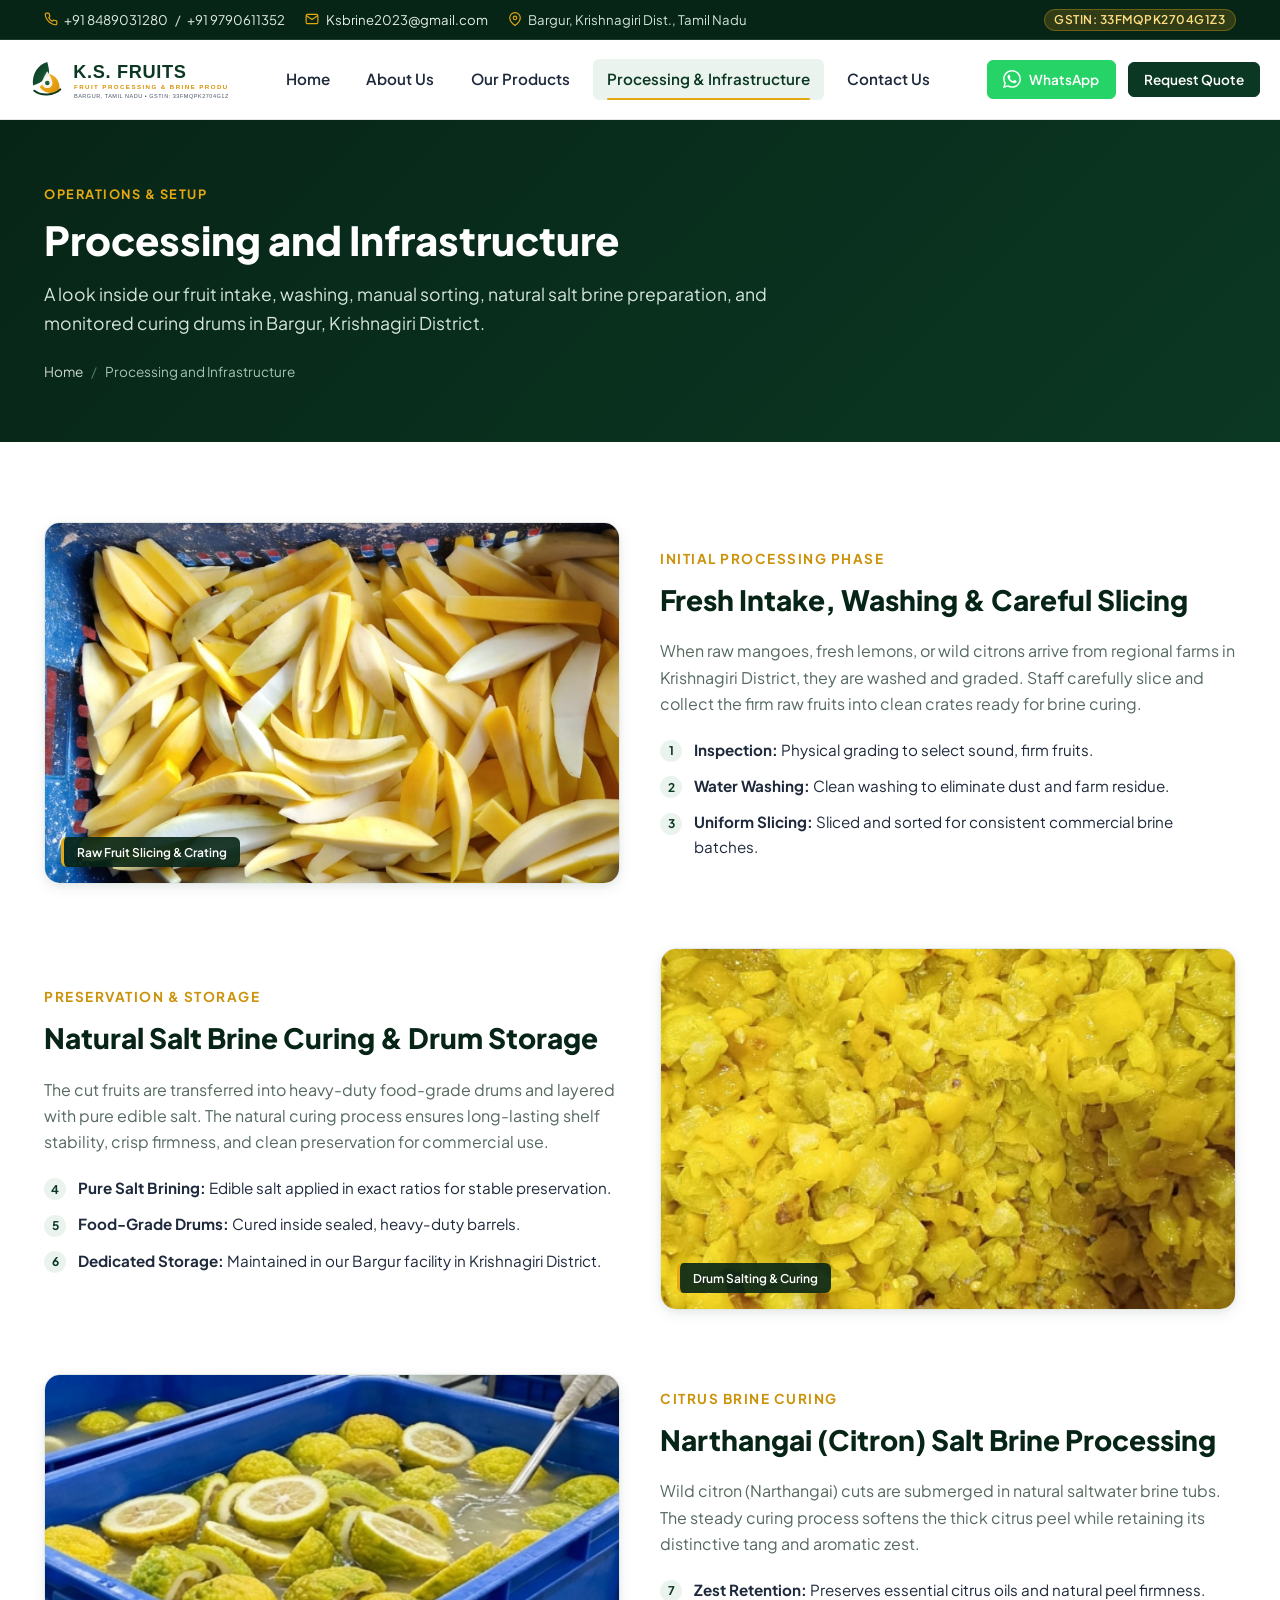
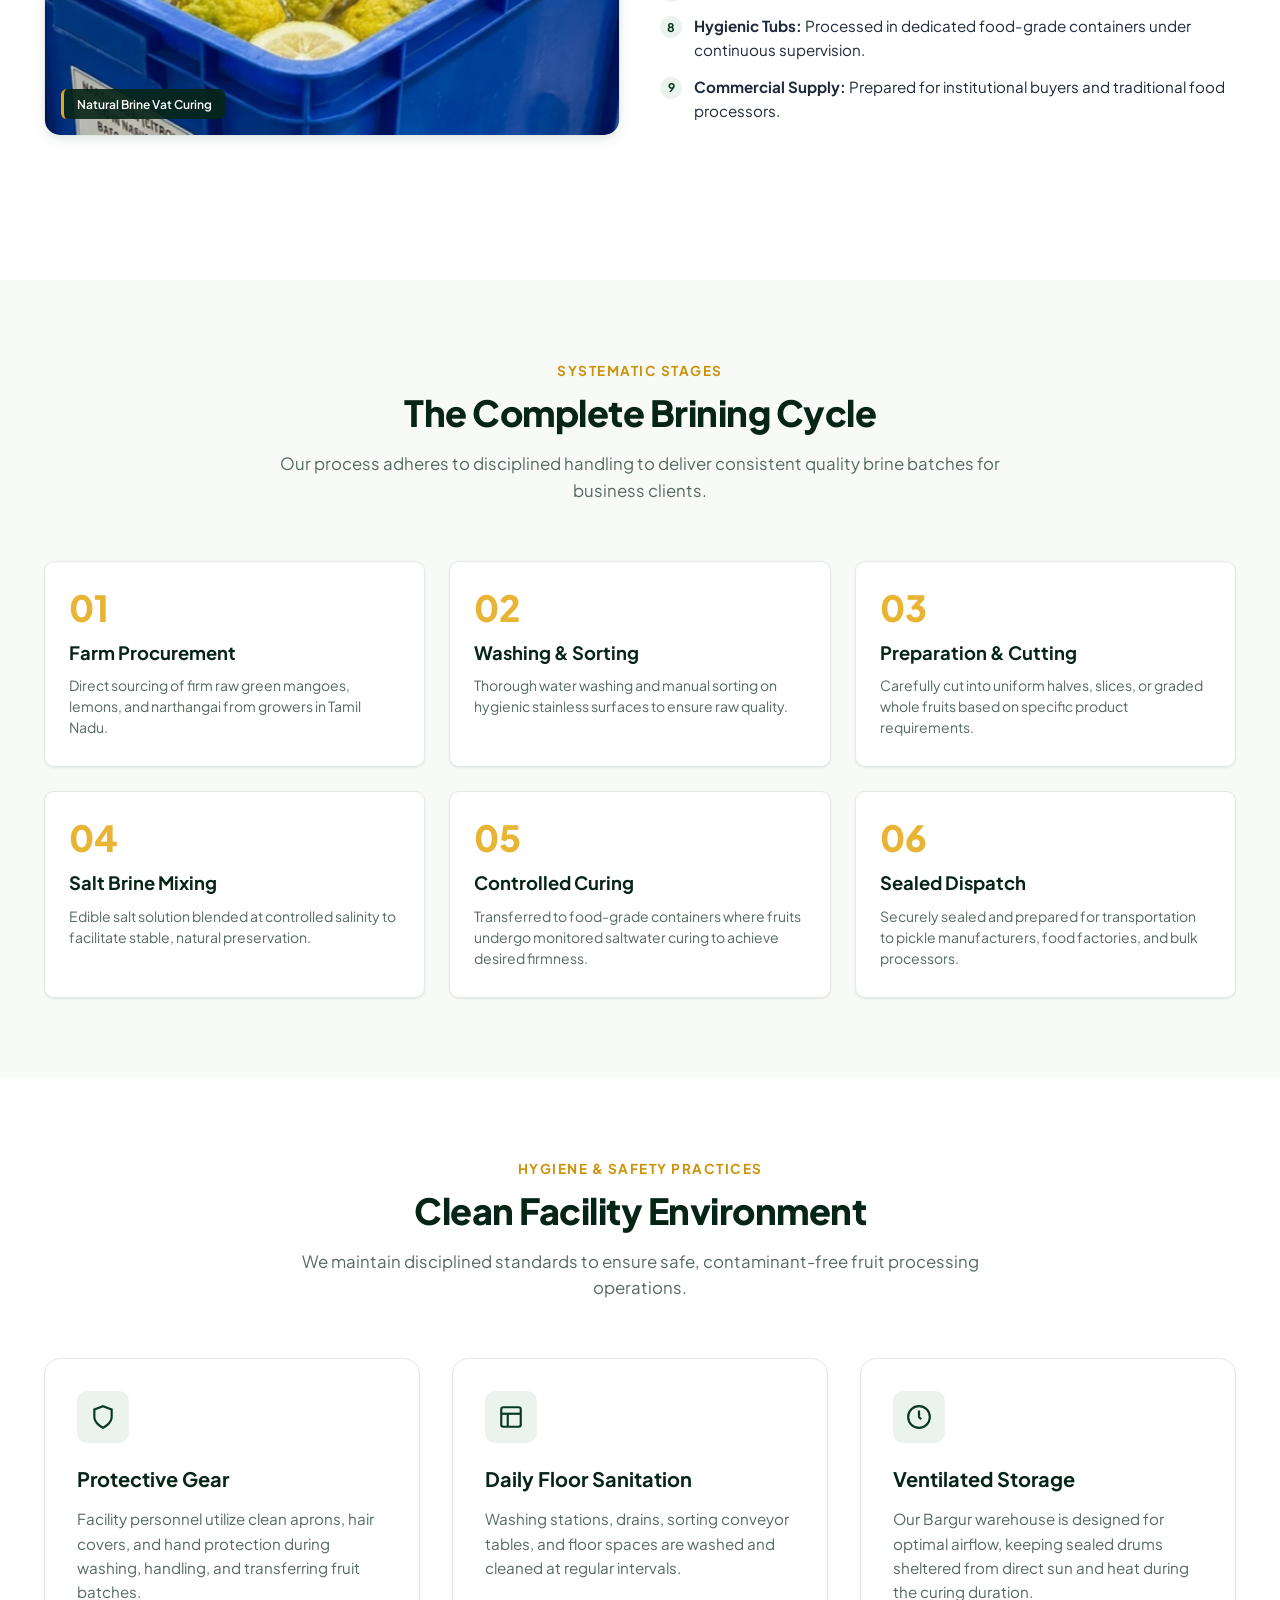
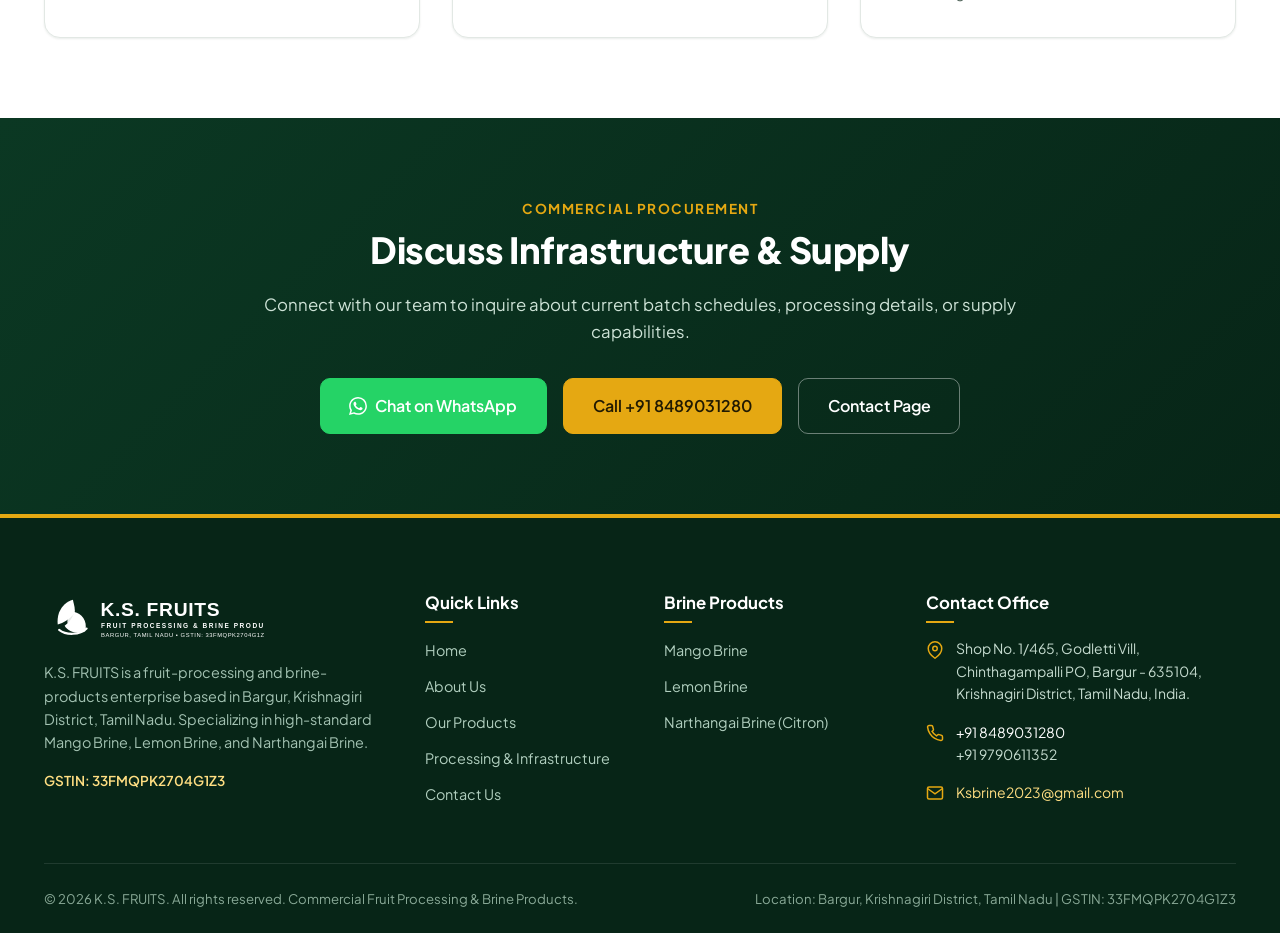
<file: infrastructure.html>
<!DOCTYPE html>
<html lang="en">
<head>
  <meta charset="UTF-8">
  <meta name="viewport" content="width=device-width, initial-scale=1.0">
  <title>Processing &amp; Infrastructure | K.S. FRUITS - Bargur, Tamil Nadu</title>
  <meta name="description" content="Explore K.S. FRUITS processing steps, sorting conveyors, food-grade brine tanks, and warehouse infrastructure in Bargur, Krishnagiri District.">
  
  <link rel="preconnect" href="https://fonts.googleapis.com">
  <link rel="preconnect" href="https://fonts.gstatic.com" crossorigin>
  <link href="https://fonts.googleapis.com/css2?family=Plus+Jakarta+Sans:wght@400;500;600;700;800;900&display=swap" rel="stylesheet">
  
  <link rel="stylesheet" href="css/style.css">
</head>
<body>

  <!-- Top Announcement Bar -->
  <aside class="topbar" aria-label="Quick Contact Information">
    <div class="container topbar-content">
      <div class="topbar-info">
        <span class="topbar-item">
          <svg width="14" height="14" viewBox="0 0 24 24" fill="none" stroke="currentColor" stroke-width="2"><path d="M22 16.92v3a2 2 0 0 1-2.18 2 19.79 19.79 0 0 1-8.63-3.07 19.5 19.5 0 0 1-6-6 19.79 19.79 0 0 1-3.07-8.67A2 2 0 0 1 4.11 2h3a2 2 0 0 1 2 1.72 12.84 12.84 0 0 0 .7 2.81 2 2 0 0 1-.45 2.11L8.09 9.91a16 16 0 0 0 6 6l1.27-1.27a2 2 0 0 1 2.11-.45 12.84 12.84 0 0 0 2.81.7A2 2 0 0 1 22 16.92z"/></svg>
          <a href="tel:+918489031280">+91 8489031280</a> / <a href="tel:+919790611352">+91 9790611352</a>
        </span>
        <span class="topbar-item">
          <svg width="14" height="14" viewBox="0 0 24 24" fill="none" stroke="currentColor" stroke-width="2"><path d="M4 4h16c1.1 0 2 .9 2 2v12c0 1.1-.9 2-2 2H4c-1.1 0-2-.9-2-2V6c0-1.1.9-2 2-2z"/><polyline points="22,6 12,13 2,6"/></svg>
          <a href="mailto:Ksbrine2023@gmail.com">Ksbrine2023@gmail.com</a>
        </span>
        <span class="topbar-item">
          <svg width="14" height="14" viewBox="0 0 24 24" fill="none" stroke="currentColor" stroke-width="2"><path d="M21 10c0 7-9 13-9 13s-9-6-9-13a9 9 0 0 1 18 0z"/><circle cx="12" cy="10" r="3"/></svg>
          <span>Bargur, Krishnagiri Dist., Tamil Nadu</span>
        </span>
      </div>
      <div>
        <span class="topbar-badge">GSTIN: 33FMQPK2704G1Z3</span>
      </div>
    </div>
  </aside>

  <!-- Site Navigation Header -->
  <header class="site-header">
    <div class="container header-inner">
      <a href="index.html" class="brand-logo" aria-label="K.S. FRUITS Home">
        <img src="assets/images/logo.svg" alt="K.S. FRUITS Logo" width="260" height="65">
      </a>

      <nav class="nav-menu" id="primary-navigation" aria-label="Main Navigation">
        <a href="index.html" class="nav-link">Home</a>
        <a href="about.html" class="nav-link">About Us</a>
        <a href="products.html" class="nav-link">Our Products</a>
        <a href="infrastructure.html" class="nav-link active">Processing &amp; Infrastructure</a>
        <a href="contact.html" class="nav-link">Contact Us</a>
      </nav>

      <div class="header-cta-group">
        <a href="https://wa.me/918489031280?text=Hello%20K.S.%20FRUITS%2C%20I%20am%20interested%20in%20enquiring%20about%20your%20brine%20products." target="_blank" rel="noopener" class="btn btn-whatsapp btn-sm">
          <svg width="16" height="16" viewBox="0 0 24 24" fill="currentColor"><path d="M17.472 14.382c-.297-.149-1.758-.867-2.03-.967-.273-.099-.471-.148-.67.15-.197.297-.767.966-.94 1.164-.173.199-.347.223-.644.075-.297-.15-1.255-.463-2.39-1.475-.883-.788-1.48-1.761-1.653-2.059-.173-.297-.018-.458.13-.606.134-.133.298-.347.446-.52.149-.174.198-.298.298-.497.099-.198.05-.371-.025-.52-.075-.149-.669-1.612-.916-2.207-.242-.579-.487-.5-.669-.51-.173-.008-.371-.01-.57-.01-.198 0-.52.074-.792.372-.272.297-1.04 1.016-1.04 2.479 0 1.462 1.065 2.875 1.213 3.074.149.198 2.096 3.2 5.077 4.487.709.306 1.262.489 1.694.625.712.227 1.36.195 1.871.118.571-.085 1.758-.719 2.006-1.413.248-.694.248-1.289.173-1.413-.074-.124-.272-.198-.57-.347m-5.421 7.403h-.004a9.87 9.87 0 01-5.031-1.378l-.361-.214-3.741.982.998-3.648-.235-.374a9.86 9.86 0 01-1.51-5.26c.001-5.45 4.436-9.884 9.888-9.884 2.64 0 5.122 1.03 6.988 2.898a9.825 9.825 0 012.893 6.994c-.003 5.45-4.437 9.884-9.885 9.884m8.413-18.297A11.815 11.815 0 0012.05 0C5.495 0 .16 5.335.157 11.892c0 2.096.547 4.142 1.588 5.945L0 24l6.335-1.662c1.746.953 3.71 1.456 5.711 1.457h.004c6.554 0 11.89-5.335 11.893-11.893a11.82 11.82 0 00-3.483-8.413z"/></svg>
          <span>WhatsApp</span>
        </a>
        <button class="btn btn-primary btn-sm" data-open-quote="Mango Brine">Request Quote</button>
      </div>

      <button class="mobile-menu-btn" aria-label="Toggle menu" aria-expanded="false">
        <svg width="24" height="24" viewBox="0 0 24 24" fill="none" stroke="currentColor" stroke-width="2"><line x1="3" y1="12" x2="21" y2="12"/><line x1="3" y1="6" x2="21" y2="6"/><line x1="3" y1="18" x2="21" y2="18"/></svg>
      </button>
    </div>
  </header>

  <!-- Page Header -->
  <section class="page-header">
    <div class="container">
      <div class="page-header-content">
        <span class="page-header-tag">Operations &amp; Setup</span>
        <h1 class="page-header-title">Processing and Infrastructure</h1>
        <p class="page-header-description">
          A look inside our fruit intake, washing, manual sorting, natural salt brine preparation, and monitored curing drums in Bargur, Krishnagiri District.
        </p>
        <div class="breadcrumb-trail">
          <a href="index.html">Home</a>
          <span class="breadcrumb-sep">/</span>
          <span>Processing and Infrastructure</span>
        </div>
      </div>
    </div>
  </section>

  <!-- Processing Showcase 1 -->
  <section class="section">
    <div class="container">
      <div class="infra-showcase">
        <div class="infra-image-wrap">
          <img src="public/images/mango-slices-crate.jpg" alt="Raw green mango slices in processing crate at K.S. FRUITS facility" width="560" height="360" loading="eager">
          <div class="infra-caption-badge">Raw Fruit Slicing &amp; Crating</div>
        </div>
        <div class="infra-content">
          <span class="section-subtitle">Initial Processing Phase</span>
          <h3>Fresh Intake, Washing &amp; Careful Slicing</h3>
          <p>
            When raw mangoes, fresh lemons, or wild citrons arrive from regional farms in Krishnagiri District, they are washed and graded. Staff carefully slice and collect the firm raw fruits into clean crates ready for brine curing.
          </p>
          <div class="infra-points">
            <div class="infra-point">
              <span class="infra-point-icon">1</span>
              <span><strong>Inspection:</strong> Physical grading to select sound, firm fruits.</span>
            </div>
            <div class="infra-point">
              <span class="infra-point-icon">2</span>
              <span><strong>Water Washing:</strong> Clean washing to eliminate dust and farm residue.</span>
            </div>
            <div class="infra-point">
              <span class="infra-point-icon">3</span>
              <span><strong>Uniform Slicing:</strong> Sliced and sorted for consistent commercial brine batches.</span>
            </div>
          </div>
        </div>
      </div>

      <!-- Processing Showcase 2 -->
      <div class="infra-showcase reverse" style="margin-top: 3.5rem;">
        <div class="infra-image-wrap">
          <img src="public/images/lemon-curing-drum.png" alt="Cut fruit curing inside drum with salt at K.S. FRUITS" width="560" height="360" loading="lazy">
          <div class="infra-caption-badge">Drum Salting &amp; Curing</div>
        </div>
        <div class="infra-content">
          <span class="section-subtitle">Preservation &amp; Storage</span>
          <h3>Natural Salt Brine Curing &amp; Drum Storage</h3>
          <p>
            The cut fruits are transferred into heavy-duty food-grade drums and layered with pure edible salt. The natural curing process ensures long-lasting shelf stability, crisp firmness, and clean preservation for commercial use.
          </p>
          <div class="infra-points">
            <div class="infra-point">
              <span class="infra-point-icon">4</span>
              <span><strong>Pure Salt Brining:</strong> Edible salt applied in exact ratios for stable preservation.</span>
            </div>
            <div class="infra-point">
              <span class="infra-point-icon">5</span>
              <span><strong>Food-Grade Drums:</strong> Cured inside sealed, heavy-duty barrels.</span>
            </div>
            <div class="infra-point">
              <span class="infra-point-icon">6</span>
              <span><strong>Dedicated Storage:</strong> Maintained in our Bargur facility in Krishnagiri District.</span>
            </div>
          </div>
        </div>
      </div>

      <!-- Processing Showcase 3: Narthangai Brine Curing -->
      <div class="infra-showcase" style="margin-top: 3.5rem;">
        <div class="infra-image-wrap">
          <img src="public/images/narthangai-brine.png" alt="Narthangai citron curing in brine solution tub at K.S. FRUITS" width="560" height="360" loading="lazy">
          <div class="infra-caption-badge">Natural Brine Vat Curing</div>
        </div>
        <div class="infra-content">
          <span class="section-subtitle">Citrus Brine Curing</span>
          <h3>Narthangai (Citron) Salt Brine Processing</h3>
          <p>
            Wild citron (Narthangai) cuts are submerged in natural saltwater brine tubs. The steady curing process softens the thick citrus peel while retaining its distinctive tang and aromatic zest.
          </p>
          <div class="infra-points">
            <div class="infra-point">
              <span class="infra-point-icon">7</span>
              <span><strong>Zest Retention:</strong> Preserves essential citrus oils and natural peel firmness.</span>
            </div>
            <div class="infra-point">
              <span class="infra-point-icon">8</span>
              <span><strong>Hygienic Tubs:</strong> Processed in dedicated food-grade containers under continuous supervision.</span>
            </div>
            <div class="infra-point">
              <span class="infra-point-icon">9</span>
              <span><strong>Commercial Supply:</strong> Prepared for institutional buyers and traditional food processors.</span>
            </div>
          </div>
        </div>
      </div>
    </div>
  </section>

  <!-- Complete 6-Step Workflow Breakdown -->
  <section class="section section-bg-light">
    <div class="container">
      <div class="section-header">
        <span class="section-subtitle">Systematic Stages</span>
        <h2 class="section-title">The Complete Brining Cycle</h2>
        <p class="section-description">
          Our process adheres to disciplined handling to deliver consistent quality brine batches for business clients.
        </p>
      </div>

      <div class="steps-grid" style="grid-template-columns: repeat(3, 1fr);">
        <div class="step-card">
          <div class="step-number">01</div>
          <h4>Farm Procurement</h4>
          <p>Direct sourcing of firm raw green mangoes, lemons, and narthangai from growers in Tamil Nadu.</p>
        </div>
        <div class="step-card">
          <div class="step-number">02</div>
          <h4>Washing &amp; Sorting</h4>
          <p>Thorough water washing and manual sorting on hygienic stainless surfaces to ensure raw quality.</p>
        </div>
        <div class="step-card">
          <div class="step-number">03</div>
          <h4>Preparation &amp; Cutting</h4>
          <p>Carefully cut into uniform halves, slices, or graded whole fruits based on specific product requirements.</p>
        </div>
        <div class="step-card">
          <div class="step-number">04</div>
          <h4>Salt Brine Mixing</h4>
          <p>Edible salt solution blended at controlled salinity to facilitate stable, natural preservation.</p>
        </div>
        <div class="step-card">
          <div class="step-number">05</div>
          <h4>Controlled Curing</h4>
          <p>Transferred to food-grade containers where fruits undergo monitored saltwater curing to achieve desired firmness.</p>
        </div>
        <div class="step-card">
          <div class="step-number">06</div>
          <h4>Sealed Dispatch</h4>
          <p>Securely sealed and prepared for transportation to pickle manufacturers, food factories, and bulk processors.</p>
        </div>
      </div>
    </div>
  </section>

  <!-- Facility Hygiene & Maintenance Highlights -->
  <section class="section">
    <div class="container">
      <div class="section-header">
        <span class="section-subtitle">Hygiene &amp; Safety Practices</span>
        <h2 class="section-title">Clean Facility Environment</h2>
        <p class="section-description">
          We maintain disciplined standards to ensure safe, contaminant-free fruit processing operations.
        </p>
      </div>

      <div class="feature-cards-grid">
        <div class="feature-box">
          <div class="feature-icon-wrapper">
            <svg width="24" height="24" viewBox="0 0 24 24" fill="none" stroke="currentColor" stroke-width="2"><path d="M12 22s8-4 8-10V5l-8-3-8 3v7c0 6 8 10 8 10z"/></svg>
          </div>
          <h3>Protective Gear</h3>
          <p>Facility personnel utilize clean aprons, hair covers, and hand protection during washing, handling, and transferring fruit batches.</p>
        </div>

        <div class="feature-box">
          <div class="feature-icon-wrapper">
            <svg width="24" height="24" viewBox="0 0 24 24" fill="none" stroke="currentColor" stroke-width="2"><rect x="3" y="3" width="18" height="18" rx="2" ry="2"/><line x1="3" y1="9" x2="21" y2="9"/><line x1="9" y1="21" x2="9" y2="9"/></svg>
          </div>
          <h3>Daily Floor Sanitation</h3>
          <p>Washing stations, drains, sorting conveyor tables, and floor spaces are washed and cleaned at regular intervals.</p>
        </div>

        <div class="feature-box">
          <div class="feature-icon-wrapper">
            <svg width="24" height="24" viewBox="0 0 24 24" fill="none" stroke="currentColor" stroke-width="2"><circle cx="12" cy="12" r="10"/><polyline points="12 6 12 12 14 14"/></svg>
          </div>
          <h3>Ventilated Storage</h3>
          <p>Our Bargur warehouse is designed for optimal airflow, keeping sealed drums sheltered from direct sun and heat during the curing duration.</p>
        </div>
      </div>
    </div>
  </section>

  <!-- Direct Contact CTA -->
  <section class="section" style="background: linear-gradient(135deg, var(--color-primary) 0%, var(--color-primary-dark) 100%); color: #ffffff;">
    <div class="container text-center" style="text-align: center; max-width: 820px;">
      <span class="section-subtitle" style="color: var(--color-accent);">Commercial Procurement</span>
      <h2 class="section-title" style="color: #ffffff; margin-bottom: 1.25rem;">Discuss Infrastructure &amp; Supply</h2>
      <p style="color: #cde2d6; font-size: 1.05rem; line-height: 1.6; margin-bottom: 2rem;">
        Connect with our team to inquire about current batch schedules, processing details, or supply capabilities.
      </p>
      <div style="display: flex; justify-content: center; flex-wrap: wrap; gap: 1rem;">
        <a href="https://wa.me/918489031280?text=Hello%20K.S.%20FRUITS%2C%20I%20am%20interested%20in%20enquiring%20about%20your%20brine%20processing%20and%20supplies." target="_blank" rel="noopener" class="btn btn-whatsapp btn-lg">
          <svg width="20" height="20" viewBox="0 0 24 24" fill="currentColor"><path d="M17.472 14.382c-.297-.149-1.758-.867-2.03-.967-.273-.099-.471-.148-.67.15-.197.297-.767.966-.94 1.164-.173.199-.347.223-.644.075-.297-.15-1.255-.463-2.39-1.475-.883-.788-1.48-1.761-1.653-2.059-.173-.297-.018-.458.13-.606.134-.133.298-.347.446-.52.149-.174.198-.298.298-.497.099-.198.05-.371-.025-.52-.075-.149-.669-1.612-.916-2.207-.242-.579-.487-.5-.669-.51-.173-.008-.371-.01-.57-.01-.198 0-.52.074-.792.372-.272.297-1.04 1.016-1.04 2.479 0 1.462 1.065 2.875 1.213 3.074.149.198 2.096 3.2 5.077 4.487.709.306 1.262.489 1.694.625.712.227 1.36.195 1.871.118.571-.085 1.758-.719 2.006-1.413.248-.694.248-1.289.173-1.413-.074-.124-.272-.198-.57-.347m-5.421 7.403h-.004a9.87 9.87 0 01-5.031-1.378l-.361-.214-3.741.982.998-3.648-.235-.374a9.86 9.86 0 01-1.51-5.26c.001-5.45 4.436-9.884 9.888-9.884 2.64 0 5.122 1.03 6.988 2.898a9.825 9.825 0 012.893 6.994c-.003 5.45-4.437 9.884-9.885 9.884m8.413-18.297A11.815 11.815 0 0012.05 0C5.495 0 .16 5.335.157 11.892c0 2.096.547 4.142 1.588 5.945L0 24l6.335-1.662c1.746.953 3.71 1.456 5.711 1.457h.004c6.554 0 11.89-5.335 11.893-11.893a11.82 11.82 0 00-3.483-8.413z"/></svg>
          <span>Chat on WhatsApp</span>
        </a>
        <a href="tel:+918489031280" class="btn btn-accent btn-lg">Call +91 8489031280</a>
        <a href="contact.html" class="btn btn-call btn-lg" style="background: transparent; color: #ffffff; border-color: rgba(255,255,255,0.4);">Contact Page</a>
      </div>
    </div>
  </section>

  <!-- Site Footer -->
  <footer class="site-footer">
    <div class="container">
      <div class="footer-grid">
        <div class="footer-brand-col">
          <img src="assets/images/logo.svg" alt="K.S. FRUITS Logo" width="220" height="55" style="filter: brightness(0) invert(1);">
          <p>
            K.S. FRUITS is a fruit-processing and brine-products enterprise based in Bargur, Krishnagiri District, Tamil Nadu. Specializing in high-standard Mango Brine, Lemon Brine, and Narthangai Brine.
          </p>
          <div style="margin-top: 1rem; color: #ffde82; font-size: 0.85rem; font-weight: 600;">
            GSTIN: 33FMQPK2704G1Z3
          </div>
        </div>

        <div class="footer-nav-col">
          <h4 class="footer-col-title">Quick Links</h4>
          <ul class="footer-nav-list">
            <li><a href="index.html">Home</a></li>
            <li><a href="about.html">About Us</a></li>
            <li><a href="products.html">Our Products</a></li>
            <li><a href="infrastructure.html">Processing &amp; Infrastructure</a></li>
            <li><a href="contact.html">Contact Us</a></li>
          </ul>
        </div>

        <div class="footer-nav-col">
          <h4 class="footer-col-title">Brine Products</h4>
          <ul class="footer-nav-list">
            <li><a href="products.html#mango">Mango Brine</a></li>
            <li><a href="products.html#lemon">Lemon Brine</a></li>
            <li><a href="products.html#narthangai">Narthangai Brine (Citron)</a></li>
          </ul>
        </div>

        <div class="footer-contact-col">
          <h4 class="footer-col-title">Contact Office</h4>
          <div class="footer-contact-info">
            <div class="footer-contact-row">
              <svg width="18" height="18" viewBox="0 0 24 24" fill="none" stroke="currentColor" stroke-width="2"><path d="M21 10c0 7-9 13-9 13s-9-6-9-13a9 9 0 0 1 18 0z"/><circle cx="12" cy="10" r="3"/></svg>
              <span>Shop No. 1/465, Godletti Vill, Chinthagampalli PO, Bargur - 635104, Krishnagiri District, Tamil Nadu, India.</span>
            </div>
            <div class="footer-contact-row">
              <svg width="18" height="18" viewBox="0 0 24 24" fill="none" stroke="currentColor" stroke-width="2"><path d="M22 16.92v3a2 2 0 0 1-2.18 2 19.79 19.79 0 0 1-8.63-3.07 19.5 19.5 0 0 1-6-6 19.79 19.79 0 0 1-3.07-8.67A2 2 0 0 1 4.11 2h3a2 2 0 0 1 2 1.72 12.84 12.84 0 0 0 .7 2.81 2 2 0 0 1-.45 2.11L8.09 9.91a16 16 0 0 0 6 6l1.27-1.27a2 2 0 0 1 2.11-.45 12.84 12.84 0 0 0 2.81.7A2 2 0 0 1 22 16.92z"/></svg>
              <div>
                <a href="tel:+918489031280" style="color: #ffffff; display: block;">+91 8489031280</a>
                <a href="tel:+919790611352" style="color: #c5dbcf; display: block;">+91 9790611352</a>
              </div>
            </div>
            <div class="footer-contact-row">
              <svg width="18" height="18" viewBox="0 0 24 24" fill="none" stroke="currentColor" stroke-width="2"><path d="M4 4h16c1.1 0 2 .9 2 2v12c0 1.1-.9 2-2 2H4c-1.1 0-2-.9-2-2V6c0-1.1.9-2 2-2z"/><polyline points="22,6 12,13 2,6"/></svg>
              <a href="mailto:Ksbrine2023@gmail.com" style="color: #ffde82;">Ksbrine2023@gmail.com</a>
            </div>
          </div>
        </div>
      </div>

      <div class="footer-bottom">
        <div class="footer-bottom-inner">
          <p>&copy; <span class="dynamic-year">2026</span> K.S. FRUITS. All rights reserved. Commercial Fruit Processing &amp; Brine Products.</p>
          <p>Location: Bargur, Krishnagiri District, Tamil Nadu | GSTIN: 33FMQPK2704G1Z3</p>
        </div>
      </div>
    </div>
  </footer>

  <!-- Mobile Sticky Floating Contact Bar -->
  <aside class="mobile-sticky-bar" aria-label="Mobile Quick Contact">
    <div class="mobile-sticky-inner">
      <a href="https://wa.me/918489031280?text=Hello%20K.S.%20FRUITS%2C%20I%20am%20interested%20in%20enquiring%20about%20your%20brine%20products." target="_blank" rel="noopener" class="btn btn-whatsapp btn-sm">
        <svg width="16" height="16" viewBox="0 0 24 24" fill="currentColor"><path d="M17.472 14.382c-.297-.149-1.758-.867-2.03-.967-.273-.099-.471-.148-.67.15-.197.297-.767.966-.94 1.164-.173.199-.347.223-.644.075-.297-.15-1.255-.463-2.39-1.475-.883-.788-1.48-1.761-1.653-2.059-.173-.297-.018-.458.13-.606.134-.133.298-.347.446-.52.149-.174.198-.298.298-.497.099-.198.05-.371-.025-.52-.075-.149-.669-1.612-.916-2.207-.242-.579-.487-.5-.669-.51-.173-.008-.371-.01-.57-.01-.198 0-.52.074-.792.372-.272.297-1.04 1.016-1.04 2.479 0 1.462 1.065 2.875 1.213 3.074.149.198 2.096 3.2 5.077 4.487.709.306 1.262.489 1.694.625.712.227 1.36.195 1.871.118.571-.085 1.758-.719 2.006-1.413.248-.694.248-1.289.173-1.413-.074-.124-.272-.198-.57-.347m-5.421 7.403h-.004a9.87 9.87 0 01-5.031-1.378l-.361-.214-3.741.982.998-3.648-.235-.374a9.86 9.86 0 01-1.51-5.26c.001-5.45 4.436-9.884 9.888-9.884 2.64 0 5.122 1.03 6.988 2.898a9.825 9.825 0 012.893 6.994c-.003 5.45-4.437 9.884-9.885 9.884m8.413-18.297A11.815 11.815 0 0012.05 0C5.495 0 .16 5.335.157 11.892c0 2.096.547 4.142 1.588 5.945L0 24l6.335-1.662c1.746.953 3.71 1.456 5.711 1.457h.004c6.554 0 11.89-5.335 11.893-11.893a11.82 11.82 0 00-3.483-8.413z"/></svg>
        <span>WhatsApp</span>
      </a>
      <a href="tel:+918489031280" class="btn btn-call btn-sm">
        <svg width="14" height="14" viewBox="0 0 24 24" fill="none" stroke="currentColor" stroke-width="2"><path d="M22 16.92v3a2 2 0 0 1-2.18 2 19.79 19.79 0 0 1-8.63-3.07 19.5 19.5 0 0 1-6-6 19.79 19.79 0 0 1-3.07-8.67A2 2 0 0 1 4.11 2h3a2 2 0 0 1 2 1.72 12.84 12.84 0 0 0 .7 2.81 2 2 0 0 1-.45 2.11L8.09 9.91a16 16 0 0 0 6 6l1.27-1.27a2 2 0 0 1 2.11-.45 12.84 12.84 0 0 0 2.81.7A2 2 0 0 1 22 16.92z"/></svg>
        <span>Call Now</span>
      </a>
    </div>
  </aside>

  <!-- Quick Quote Modal -->
  <div class="modal-overlay" id="quick-quote-modal" role="dialog" aria-modal="true" aria-labelledby="modal-quote-title">
    <div class="modal-box">
      <button class="modal-close-btn" aria-label="Close modal">
        <svg width="22" height="22" viewBox="0 0 24 24" fill="none" stroke="currentColor" stroke-width="2"><line x1="18" y1="6" x2="6" y2="18"/><line x1="6" y1="6" x2="18" y2="18"/></svg>
      </button>
      <div class="modal-icon-header">
        <div class="modal-badge-icon">
          <svg width="24" height="24" viewBox="0 0 24 24" fill="none" stroke="currentColor" stroke-width="2"><path d="M14 2H6a2 2 0 0 0-2 2v16a2 2 0 0 0 2 2h12a2 2 0 0 0 2-2V8z"/><polyline points="14 2 14 8 20 8"/></svg>
        </div>
        <div>
          <h3 id="modal-quote-title">Quick Commercial Enquiry</h3>
          <p style="font-size: 0.85rem; color: var(--color-text-muted);">K.S. FRUITS • Bargur, Tamil Nadu</p>
        </div>
      </div>
      <form id="quick-quote-form" style="display: flex; flex-direction: column; gap: 1rem;">
        <div>
          <label class="form-label" for="quick-name">Your Full Name <span class="req">*</span></label>
          <input type="text" id="quick-name" class="form-input" placeholder="e.g. Ramesh Kumar" required>
        </div>
        <div>
          <label class="form-label" for="quick-phone">Contact Phone / WhatsApp Number <span class="req">*</span></label>
          <input type="tel" id="quick-phone" class="form-input" placeholder="e.g. 9876543210" required>
        </div>
        <div>
          <label class="form-label" for="modal-product-select">Product Selection <span class="req">*</span></label>
          <select id="modal-product-select" class="form-select" required>
            <option value="Mango Brine">Mango Brine</option>
            <option value="Lemon Brine">Lemon Brine</option>
            <option value="Narthangai Brine">Narthangai Brine (Citron Brine)</option>
            <option value="Multiple Products">Multiple Products</option>
          </select>
        </div>
        <div>
          <label class="form-label" for="quick-quantity">Approximate Quantity <span class="req">*</span></label>
          <input type="text" id="quick-quantity" class="form-input" placeholder="e.g. 500 kg, 5 drums, or 2 tons" required>
        </div>
        <div>
          <label class="form-label" for="quick-notes">Message / Delivery Location</label>
          <input type="text" id="quick-notes" class="form-input" placeholder="e.g. Need delivery to Chennai food unit">
        </div>
        <button type="submit" class="btn btn-primary" style="margin-top: 0.5rem;">Proceed with Enquiry</button>
      </form>
    </div>
  </div>

  <!-- Honest Backend Notice Modal -->
  <div class="modal-overlay" id="backend-notice-modal" role="dialog" aria-modal="true" aria-labelledby="backend-modal-title">
    <div class="modal-box">
      <button class="modal-close-btn" aria-label="Close modal">
        <svg width="22" height="22" viewBox="0 0 24 24" fill="none" stroke="currentColor" stroke-width="2"><line x1="18" y1="6" x2="6" y2="18"/><line x1="6" y1="6" x2="18" y2="18"/></svg>
      </button>
      <div class="modal-icon-header">
        <div class="modal-badge-icon" style="background-color: #fef7e6; color: #d99000;">
          <svg width="24" height="24" viewBox="0 0 24 24" fill="none" stroke="currentColor" stroke-width="2"><circle cx="12" cy="12" r="10"/><line x1="12" y1="8" x2="12" y2="12"/><line x1="12" y1="16" x2="12.01" y2="16"/></svg>
        </div>
        <div>
          <h3 id="backend-modal-title">Enquiry Ready to Transmit</h3>
          <p style="font-size: 0.825rem; color: var(--color-text-muted);">Direct transmission instructions</p>
        </div>
      </div>
      
      <p class="modal-explanation">
        <strong>Important Notice:</strong> This website is currently running as a static frontend interface without an automated server backend configured. To ensure your enquiry is delivered immediately to K.S. FRUITS without delay or loss, please choose one of the direct contact channels below:
      </p>

      <div class="enquiry-summary-preview" id="modal-enquiry-preview">
        <!-- Injected via JavaScript -->
      </div>

      <div class="modal-action-buttons">
        <button id="modal-wa-send-btn" class="btn btn-whatsapp btn-lg" style="width: 100%;">
          <svg width="20" height="20" viewBox="0 0 24 24" fill="currentColor"><path d="M17.472 14.382c-.297-.149-1.758-.867-2.03-.967-.273-.099-.471-.148-.67.15-.197.297-.767.966-.94 1.164-.173.199-.347.223-.644.075-.297-.15-1.255-.463-2.39-1.475-.883-.788-1.48-1.761-1.653-2.059-.173-.297-.018-.458.13-.606.134-.133.298-.347.446-.52.149-.174.198-.298.298-.497.099-.198.05-.371-.025-.52-.075-.149-.669-1.612-.916-2.207-.242-.579-.487-.5-.669-.51-.173-.008-.371-.01-.57-.01-.198 0-.52.074-.792.372-.272.297-1.04 1.016-1.04 2.479 0 1.462 1.065 2.875 1.213 3.074.149.198 2.096 3.2 5.077 4.487.709.306 1.262.489 1.694.625.712.227 1.36.195 1.871.118.571-.085 1.758-.719 2.006-1.413.248-.694.248-1.289.173-1.413-.074-.124-.272-.198-.57-.347m-5.421 7.403h-.004a9.87 9.87 0 01-5.031-1.378l-.361-.214-3.741.982.998-3.648-.235-.374a9.86 9.86 0 01-1.51-5.26c.001-5.45 4.436-9.884 9.888-9.884 2.64 0 5.122 1.03 6.988 2.898a9.825 9.825 0 012.893 6.994c-.003 5.45-4.437 9.884-9.885 9.884m8.413-18.297A11.815 11.815 0 0012.05 0C5.495 0 .16 5.335.157 11.892c0 2.096.547 4.142 1.588 5.945L0 24l6.335-1.662c1.746.953 3.71 1.456 5.711 1.457h.004c6.554 0 11.89-5.335 11.893-11.893a11.82 11.82 0 00-3.483-8.413z"/></svg>
          <span>Send Details via WhatsApp (+91 8489031280)</span>
        </button>
        <a id="modal-email-send-btn" href="mailto:Ksbrine2023@gmail.com" class="btn btn-outline-primary" style="width: 100%;">
          <svg width="18" height="18" viewBox="0 0 24 24" fill="none" stroke="currentColor" stroke-width="2"><path d="M4 4h16c1.1 0 2 .9 2 2v12c0 1.1-.9 2-2 2H4c-1.1 0-2-.9-2-2V6c0-1.1.9-2 2-2z"/><polyline points="22,6 12,13 2,6"/></svg>
          <span>Open Email Client (Ksbrine2023@gmail.com)</span>
        </a>
      </div>
    </div>
  </div>

  <script src="js/main.js"></script>
</body>
</html>
</file>
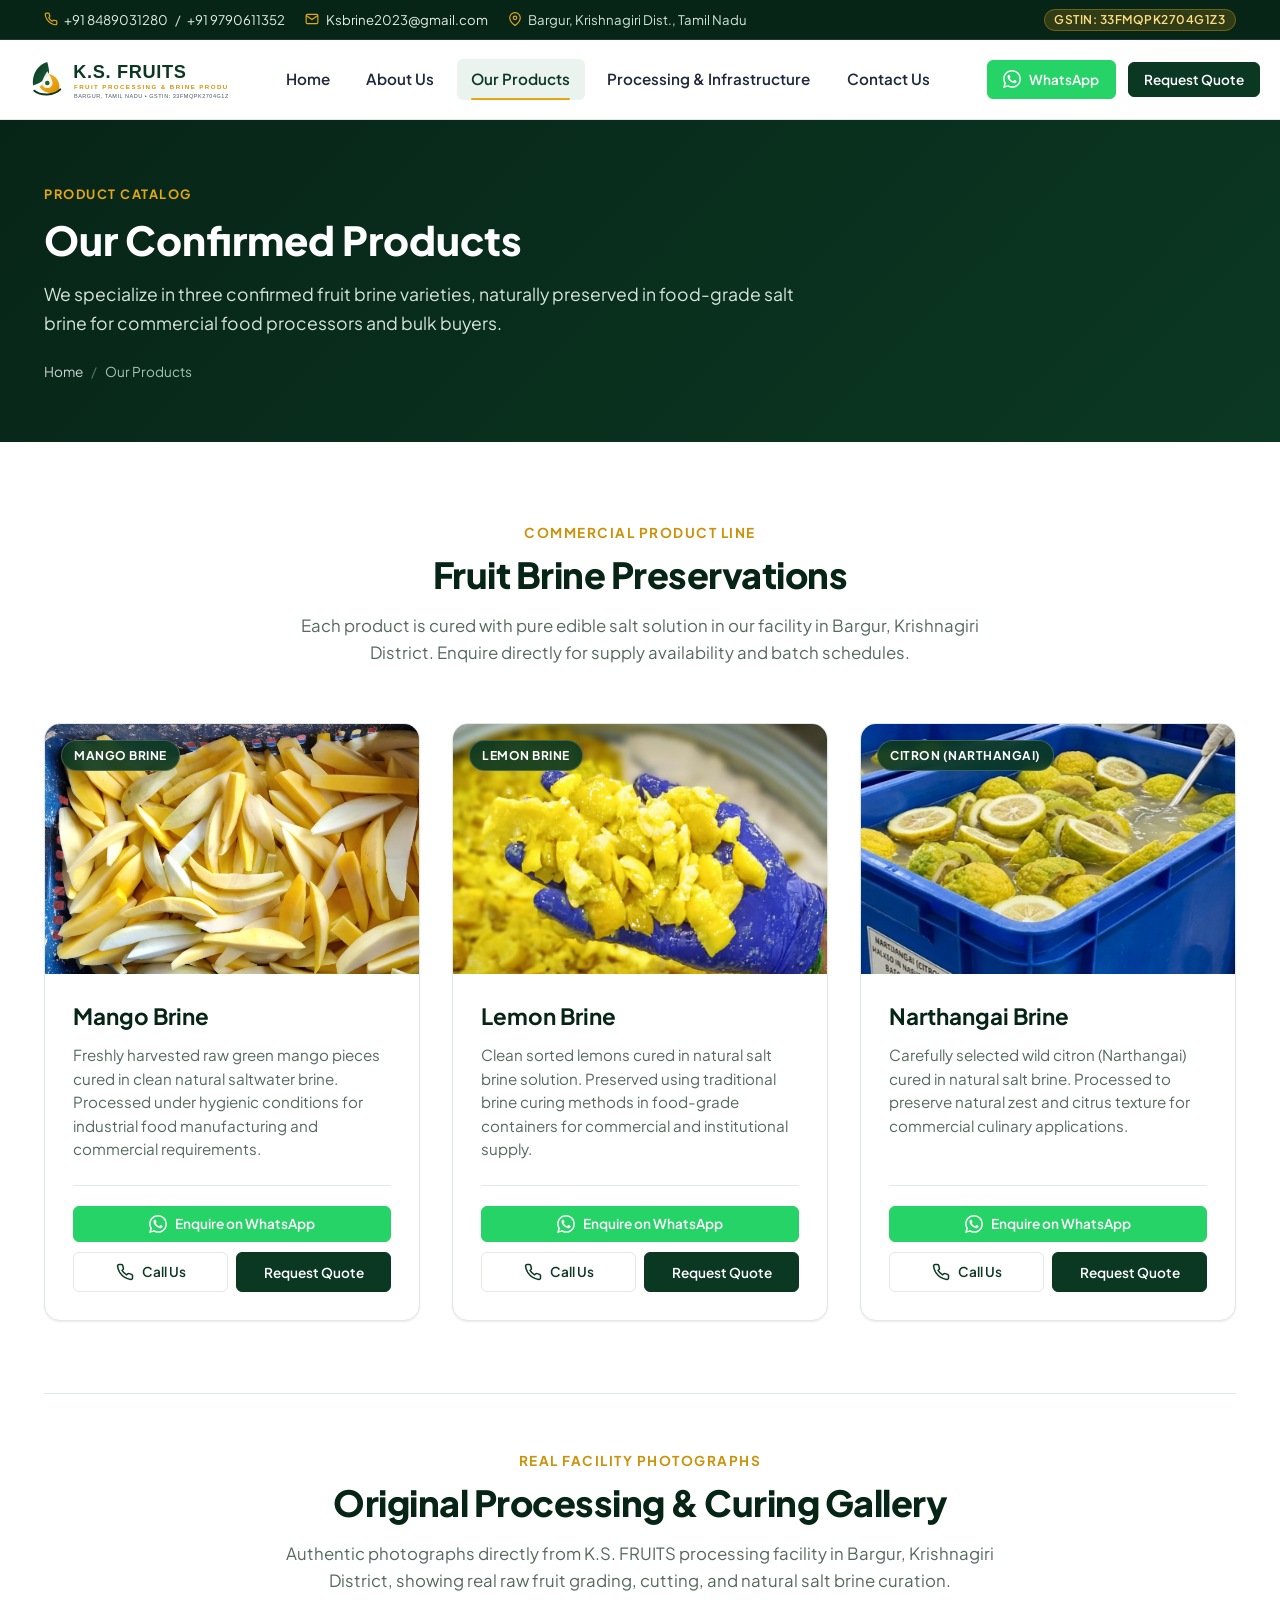
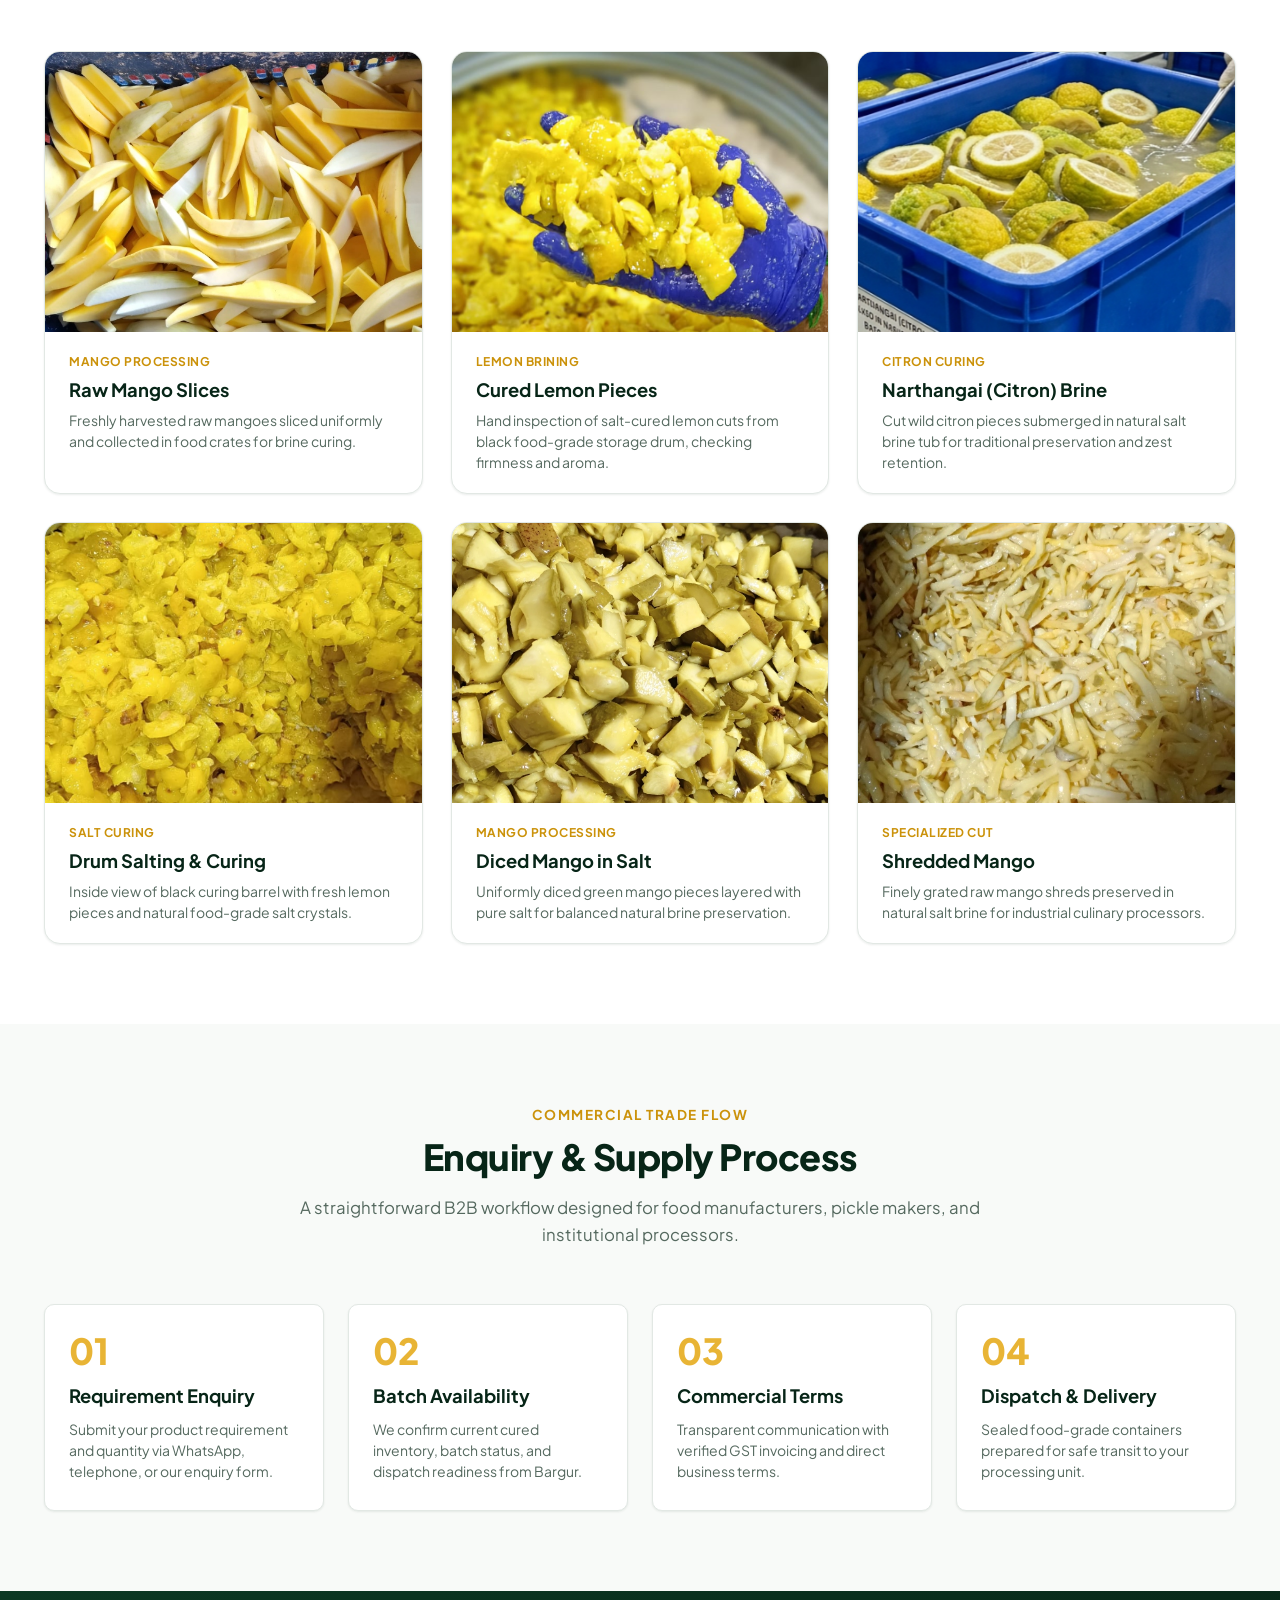
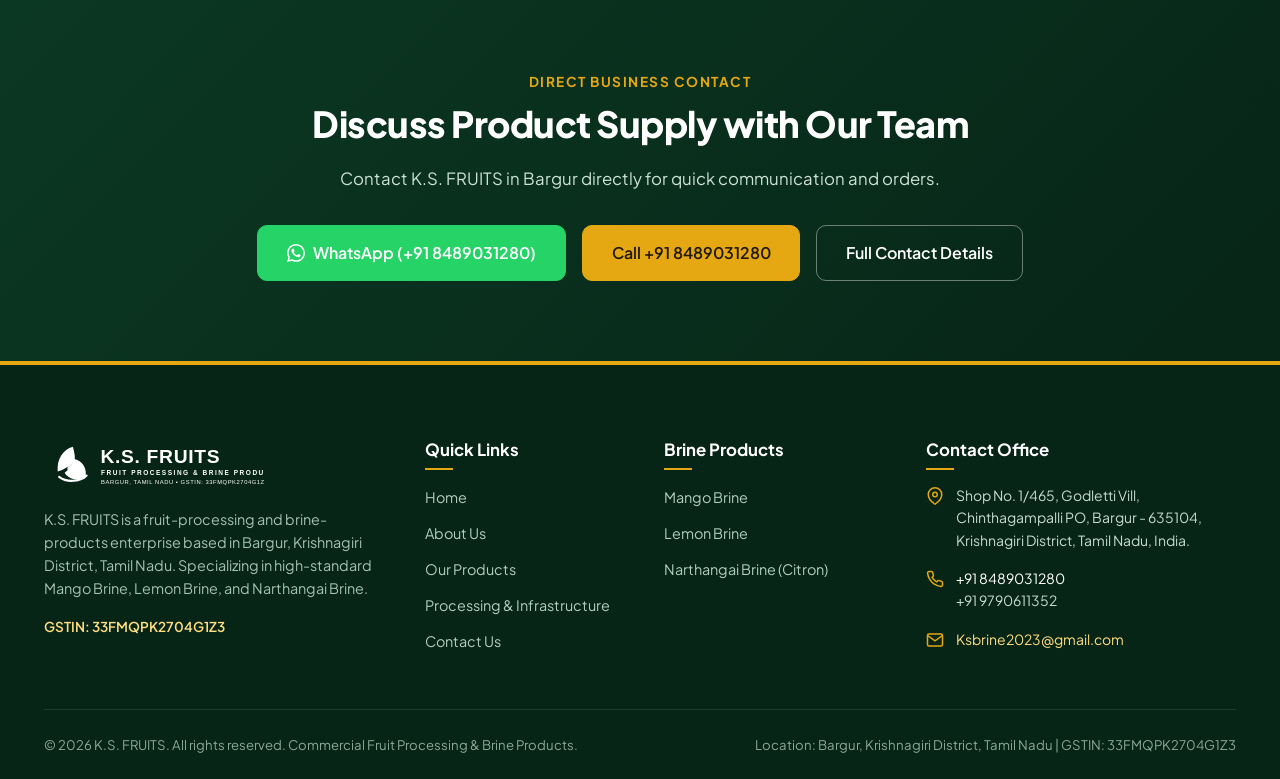
<file: products.html>
<!DOCTYPE html>
<html lang="en">
<head>
  <meta charset="UTF-8">
  <meta name="viewport" content="width=device-width, initial-scale=1.0">
  <title>Our Products | K.S. FRUITS - Mango Brine, Lemon Brine, Narthangai Brine</title>
  <meta name="description" content="Explore our three confirmed brine products: Mango Brine, Lemon Brine, and Narthangai Brine (Citron Brine) supplied from Bargur, Tamil Nadu.">
  
  <link rel="preconnect" href="https://fonts.googleapis.com">
  <link rel="preconnect" href="https://fonts.gstatic.com" crossorigin>
  <link href="https://fonts.googleapis.com/css2?family=Plus+Jakarta+Sans:wght@400;500;600;700;800;900&display=swap" rel="stylesheet">
  
  <link rel="stylesheet" href="css/style.css">
</head>
<body>

  <!-- Top Announcement Bar -->
  <aside class="topbar" aria-label="Quick Contact Information">
    <div class="container topbar-content">
      <div class="topbar-info">
        <span class="topbar-item">
          <svg width="14" height="14" viewBox="0 0 24 24" fill="none" stroke="currentColor" stroke-width="2"><path d="M22 16.92v3a2 2 0 0 1-2.18 2 19.79 19.79 0 0 1-8.63-3.07 19.5 19.5 0 0 1-6-6 19.79 19.79 0 0 1-3.07-8.67A2 2 0 0 1 4.11 2h3a2 2 0 0 1 2 1.72 12.84 12.84 0 0 0 .7 2.81 2 2 0 0 1-.45 2.11L8.09 9.91a16 16 0 0 0 6 6l1.27-1.27a2 2 0 0 1 2.11-.45 12.84 12.84 0 0 0 2.81.7A2 2 0 0 1 22 16.92z"/></svg>
          <a href="tel:+918489031280">+91 8489031280</a> / <a href="tel:+919790611352">+91 9790611352</a>
        </span>
        <span class="topbar-item">
          <svg width="14" height="14" viewBox="0 0 24 24" fill="none" stroke="currentColor" stroke-width="2"><path d="M4 4h16c1.1 0 2 .9 2 2v12c0 1.1-.9 2-2 2H4c-1.1 0-2-.9-2-2V6c0-1.1.9-2 2-2z"/><polyline points="22,6 12,13 2,6"/></svg>
          <a href="mailto:Ksbrine2023@gmail.com">Ksbrine2023@gmail.com</a>
        </span>
        <span class="topbar-item">
          <svg width="14" height="14" viewBox="0 0 24 24" fill="none" stroke="currentColor" stroke-width="2"><path d="M21 10c0 7-9 13-9 13s-9-6-9-13a9 9 0 0 1 18 0z"/><circle cx="12" cy="10" r="3"/></svg>
          <span>Bargur, Krishnagiri Dist., Tamil Nadu</span>
        </span>
      </div>
      <div>
        <span class="topbar-badge">GSTIN: 33FMQPK2704G1Z3</span>
      </div>
    </div>
  </aside>

  <!-- Site Navigation Header -->
  <header class="site-header">
    <div class="container header-inner">
      <a href="index.html" class="brand-logo" aria-label="K.S. FRUITS Home">
        <img src="assets/images/logo.svg" alt="K.S. FRUITS Logo" width="260" height="65">
      </a>

      <nav class="nav-menu" id="primary-navigation" aria-label="Main Navigation">
        <a href="index.html" class="nav-link">Home</a>
        <a href="about.html" class="nav-link">About Us</a>
        <a href="products.html" class="nav-link active">Our Products</a>
        <a href="infrastructure.html" class="nav-link">Processing &amp; Infrastructure</a>
        <a href="contact.html" class="nav-link">Contact Us</a>
      </nav>

      <div class="header-cta-group">
        <a href="https://wa.me/918489031280?text=Hello%20K.S.%20FRUITS%2C%20I%20am%20interested%20in%20enquiring%20about%20your%20brine%20products." target="_blank" rel="noopener" class="btn btn-whatsapp btn-sm">
          <svg width="16" height="16" viewBox="0 0 24 24" fill="currentColor"><path d="M17.472 14.382c-.297-.149-1.758-.867-2.03-.967-.273-.099-.471-.148-.67.15-.197.297-.767.966-.94 1.164-.173.199-.347.223-.644.075-.297-.15-1.255-.463-2.39-1.475-.883-.788-1.48-1.761-1.653-2.059-.173-.297-.018-.458.13-.606.134-.133.298-.347.446-.52.149-.174.198-.298.298-.497.099-.198.05-.371-.025-.52-.075-.149-.669-1.612-.916-2.207-.242-.579-.487-.5-.669-.51-.173-.008-.371-.01-.57-.01-.198 0-.52.074-.792.372-.272.297-1.04 1.016-1.04 2.479 0 1.462 1.065 2.875 1.213 3.074.149.198 2.096 3.2 5.077 4.487.709.306 1.262.489 1.694.625.712.227 1.36.195 1.871.118.571-.085 1.758-.719 2.006-1.413.248-.694.248-1.289.173-1.413-.074-.124-.272-.198-.57-.347m-5.421 7.403h-.004a9.87 9.87 0 01-5.031-1.378l-.361-.214-3.741.982.998-3.648-.235-.374a9.86 9.86 0 01-1.51-5.26c.001-5.45 4.436-9.884 9.888-9.884 2.64 0 5.122 1.03 6.988 2.898a9.825 9.825 0 012.893 6.994c-.003 5.45-4.437 9.884-9.885 9.884m8.413-18.297A11.815 11.815 0 0012.05 0C5.495 0 .16 5.335.157 11.892c0 2.096.547 4.142 1.588 5.945L0 24l6.335-1.662c1.746.953 3.71 1.456 5.711 1.457h.004c6.554 0 11.89-5.335 11.893-11.893a11.82 11.82 0 00-3.483-8.413z"/></svg>
          <span>WhatsApp</span>
        </a>
        <button class="btn btn-primary btn-sm" data-open-quote="Mango Brine">Request Quote</button>
      </div>

      <button class="mobile-menu-btn" aria-label="Toggle menu" aria-expanded="false">
        <svg width="24" height="24" viewBox="0 0 24 24" fill="none" stroke="currentColor" stroke-width="2"><line x1="3" y1="12" x2="21" y2="12"/><line x1="3" y1="6" x2="21" y2="6"/><line x1="3" y1="18" x2="21" y2="18"/></svg>
      </button>
    </div>
  </header>

  <!-- Page Header -->
  <section class="page-header">
    <div class="container">
      <div class="page-header-content">
        <span class="page-header-tag">Product Catalog</span>
        <h1 class="page-header-title">Our Confirmed Products</h1>
        <p class="page-header-description">
          We specialize in three confirmed fruit brine varieties, naturally preserved in food-grade salt brine for commercial food processors and bulk buyers.
        </p>
        <div class="breadcrumb-trail">
          <a href="index.html">Home</a>
          <span class="breadcrumb-sep">/</span>
          <span>Our Products</span>
        </div>
      </div>
    </div>
  </section>

  <!-- Products Main Grid (Exactly Three Cards) -->
  <section class="section" id="confirmed-products">
    <div class="container">
      <div class="section-header">
        <span class="section-subtitle">Commercial Product Line</span>
        <h2 class="section-title">Fruit Brine Preservations</h2>
        <p class="section-description">
          Each product is cured with pure edible salt solution in our facility in Bargur, Krishnagiri District. Enquire directly for supply availability and batch schedules.
        </p>
      </div>

      <div class="products-grid">
        <!-- Card 1: Mango Brine -->
        <article class="product-card" id="mango">
          <div class="product-card-media">
            <span class="product-pill">Mango Brine</span>
            <img src="public/images/mango-slices-crate.jpg" alt="Mango Brine - original photograph of fresh raw mango slices in crate" width="400" height="250" loading="eager">
          </div>
          <div class="product-card-body">
            <h3 class="product-title">Mango Brine</h3>
            <p class="product-desc">
              Freshly harvested raw green mango pieces cured in clean natural saltwater brine. Processed under hygienic conditions for industrial food manufacturing and commercial requirements.
            </p>
            <div class="product-card-actions">
              <button class="btn btn-whatsapp btn-sm" data-product-whatsapp="Mango Brine">
                <svg width="16" height="16" viewBox="0 0 24 24" fill="currentColor"><path d="M17.472 14.382c-.297-.149-1.758-.867-2.03-.967-.273-.099-.471-.148-.67.15-.197.297-.767.966-.94 1.164-.173.199-.347.223-.644.075-.297-.15-1.255-.463-2.39-1.475-.883-.788-1.48-1.761-1.653-2.059-.173-.297-.018-.458.13-.606.134-.133.298-.347.446-.52.149-.174.198-.298.298-.497.099-.198.05-.371-.025-.52-.075-.149-.669-1.612-.916-2.207-.242-.579-.487-.5-.669-.51-.173-.008-.371-.01-.57-.01-.198 0-.52.074-.792.372-.272.297-1.04 1.016-1.04 2.479 0 1.462 1.065 2.875 1.213 3.074.149.198 2.096 3.2 5.077 4.487.709.306 1.262.489 1.694.625.712.227 1.36.195 1.871.118.571-.085 1.758-.719 2.006-1.413.248-.694.248-1.289.173-1.413-.074-.124-.272-.198-.57-.347m-5.421 7.403h-.004a9.87 9.87 0 01-5.031-1.378l-.361-.214-3.741.982.998-3.648-.235-.374a9.86 9.86 0 01-1.51-5.26c.001-5.45 4.436-9.884 9.888-9.884 2.64 0 5.122 1.03 6.988 2.898a9.825 9.825 0 012.893 6.994c-.003 5.45-4.437 9.884-9.885 9.884m8.413-18.297A11.815 11.815 0 0012.05 0C5.495 0 .16 5.335.157 11.892c0 2.096.547 4.142 1.588 5.945L0 24l6.335-1.662c1.746.953 3.71 1.456 5.711 1.457h.004c6.554 0 11.89-5.335 11.893-11.893a11.82 11.82 0 00-3.483-8.413z"/></svg>
                <span>Enquire on WhatsApp</span>
              </button>
              <div class="product-action-row">
                <a href="tel:+918489031280" class="btn btn-call btn-sm">
                  <svg width="14" height="14" viewBox="0 0 24 24" fill="none" stroke="currentColor" stroke-width="2"><path d="M22 16.92v3a2 2 0 0 1-2.18 2 19.79 19.79 0 0 1-8.63-3.07 19.5 19.5 0 0 1-6-6 19.79 19.79 0 0 1-3.07-8.67A2 2 0 0 1 4.11 2h3a2 2 0 0 1 2 1.72 12.84 12.84 0 0 0 .7 2.81 2 2 0 0 1-.45 2.11L8.09 9.91a16 16 0 0 0 6 6l1.27-1.27a2 2 0 0 1 2.11-.45 12.84 12.84 0 0 0 2.81.7A2 2 0 0 1 22 16.92z"/></svg>
                  <span>Call Us</span>
                </a>
                <button class="btn btn-primary btn-sm" data-open-quote="Mango Brine">Request Quote</button>
              </div>
            </div>
          </div>
        </article>

        <!-- Card 2: Lemon Brine -->
        <article class="product-card" id="lemon">
          <div class="product-card-media">
            <span class="product-pill">Lemon Brine</span>
            <img src="public/images/lemon-brine-inspection.png" alt="Lemon Brine - original photograph of cured cut lemons inspected in drum" width="400" height="250" loading="lazy">
          </div>
          <div class="product-card-body">
            <h3 class="product-title">Lemon Brine</h3>
            <p class="product-desc">
              Clean sorted lemons cured in natural salt brine solution. Preserved using traditional brine curing methods in food-grade containers for commercial and institutional supply.
            </p>
            <div class="product-card-actions">
              <button class="btn btn-whatsapp btn-sm" data-product-whatsapp="Lemon Brine">
                <svg width="16" height="16" viewBox="0 0 24 24" fill="currentColor"><path d="M17.472 14.382c-.297-.149-1.758-.867-2.03-.967-.273-.099-.471-.148-.67.15-.197.297-.767.966-.94 1.164-.173.199-.347.223-.644.075-.297-.15-1.255-.463-2.39-1.475-.883-.788-1.48-1.761-1.653-2.059-.173-.297-.018-.458.13-.606.134-.133.298-.347.446-.52.149-.174.198-.298.298-.497.099-.198.05-.371-.025-.52-.075-.149-.669-1.612-.916-2.207-.242-.579-.487-.5-.669-.51-.173-.008-.371-.01-.57-.01-.198 0-.52.074-.792.372-.272.297-1.04 1.016-1.04 2.479 0 1.462 1.065 2.875 1.213 3.074.149.198 2.096 3.2 5.077 4.487.709.306 1.262.489 1.694.625.712.227 1.36.195 1.871.118.571-.085 1.758-.719 2.006-1.413.248-.694.248-1.289.173-1.413-.074-.124-.272-.198-.57-.347m-5.421 7.403h-.004a9.87 9.87 0 01-5.031-1.378l-.361-.214-3.741.982.998-3.648-.235-.374a9.86 9.86 0 01-1.51-5.26c.001-5.45 4.436-9.884 9.888-9.884 2.64 0 5.122 1.03 6.988 2.898a9.825 9.825 0 012.893 6.994c-.003 5.45-4.437 9.884-9.885 9.884m8.413-18.297A11.815 11.815 0 0012.05 0C5.495 0 .16 5.335.157 11.892c0 2.096.547 4.142 1.588 5.945L0 24l6.335-1.662c1.746.953 3.71 1.456 5.711 1.457h.004c6.554 0 11.89-5.335 11.893-11.893a11.82 11.82 0 00-3.483-8.413z"/></svg>
                <span>Enquire on WhatsApp</span>
              </button>
              <div class="product-action-row">
                <a href="tel:+918489031280" class="btn btn-call btn-sm">
                  <svg width="14" height="14" viewBox="0 0 24 24" fill="none" stroke="currentColor" stroke-width="2"><path d="M22 16.92v3a2 2 0 0 1-2.18 2 19.79 19.79 0 0 1-8.63-3.07 19.5 19.5 0 0 1-6-6 19.79 19.79 0 0 1-3.07-8.67A2 2 0 0 1 4.11 2h3a2 2 0 0 1 2 1.72 12.84 12.84 0 0 0 .7 2.81 2 2 0 0 1-.45 2.11L8.09 9.91a16 16 0 0 0 6 6l1.27-1.27a2 2 0 0 1 2.11-.45 12.84 12.84 0 0 0 2.81.7A2 2 0 0 1 22 16.92z"/></svg>
                  <span>Call Us</span>
                </a>
                <button class="btn btn-primary btn-sm" data-open-quote="Lemon Brine">Request Quote</button>
              </div>
            </div>
          </div>
        </article>

        <!-- Card 3: Narthangai Brine -->
        <article class="product-card" id="narthangai">
          <div class="product-card-media">
            <span class="product-pill">Citron (Narthangai)</span>
            <img src="public/images/narthangai-brine.png" alt="Narthangai Brine - cut wild citron in natural salt brine tub" width="400" height="250" loading="lazy">
          </div>
          <div class="product-card-body">
            <h3 class="product-title">Narthangai Brine</h3>
            <p class="product-desc">
              Carefully selected wild citron (Narthangai) cured in natural salt brine. Processed to preserve natural zest and citrus texture for commercial culinary applications.
            </p>
            <div class="product-card-actions">
              <button class="btn btn-whatsapp btn-sm" data-product-whatsapp="Narthangai Brine (Citron Brine)">
                <svg width="16" height="16" viewBox="0 0 24 24" fill="currentColor"><path d="M17.472 14.382c-.297-.149-1.758-.867-2.03-.967-.273-.099-.471-.148-.67.15-.197.297-.767.966-.94 1.164-.173.199-.347.223-.644.075-.297-.15-1.255-.463-2.39-1.475-.883-.788-1.48-1.761-1.653-2.059-.173-.297-.018-.458.13-.606.134-.133.298-.347.446-.52.149-.174.198-.298.298-.497.099-.198.05-.371-.025-.52-.075-.149-.669-1.612-.916-2.207-.242-.579-.487-.5-.669-.51-.173-.008-.371-.01-.57-.01-.198 0-.52.074-.792.372-.272.297-1.04 1.016-1.04 2.479 0 1.462 1.065 2.875 1.213 3.074.149.198 2.096 3.2 5.077 4.487.709.306 1.262.489 1.694.625.712.227 1.36.195 1.871.118.571-.085 1.758-.719 2.006-1.413.248-.694.248-1.289.173-1.413-.074-.124-.272-.198-.57-.347m-5.421 7.403h-.004a9.87 9.87 0 01-5.031-1.378l-.361-.214-3.741.982.998-3.648-.235-.374a9.86 9.86 0 01-1.51-5.26c.001-5.45 4.436-9.884 9.888-9.884 2.64 0 5.122 1.03 6.988 2.898a9.825 9.825 0 012.893 6.994c-.003 5.45-4.437 9.884-9.885 9.884m8.413-18.297A11.815 11.815 0 0012.05 0C5.495 0 .16 5.335.157 11.892c0 2.096.547 4.142 1.588 5.945L0 24l6.335-1.662c1.746.953 3.71 1.456 5.711 1.457h.004c6.554 0 11.89-5.335 11.893-11.893a11.82 11.82 0 00-3.483-8.413z"/></svg>
                <span>Enquire on WhatsApp</span>
              </button>
              <div class="product-action-row">
                <a href="tel:+918489031280" class="btn btn-call btn-sm">
                  <svg width="14" height="14" viewBox="0 0 24 24" fill="none" stroke="currentColor" stroke-width="2"><path d="M22 16.92v3a2 2 0 0 1-2.18 2 19.79 19.79 0 0 1-8.63-3.07 19.5 19.5 0 0 1-6-6 19.79 19.79 0 0 1-3.07-8.67A2 2 0 0 1 4.11 2h3a2 2 0 0 1 2 1.72 12.84 12.84 0 0 0 .7 2.81 2 2 0 0 1-.45 2.11L8.09 9.91a16 16 0 0 0 6 6l1.27-1.27a2 2 0 0 1 2.11-.45 12.84 12.84 0 0 0 2.81.7A2 2 0 0 1 22 16.92z"/></svg>
                  <span>Call Us</span>
                </a>
                <button class="btn btn-primary btn-sm" data-open-quote="Narthangai Brine">Request Quote</button>
              </div>
            </div>
          </div>
        </article>
      </div>

      <!-- Real Company Processing Gallery -->
      <div style="margin-top: 4.5rem; padding-top: 3.5rem; border-top: 1px solid var(--color-border);">
        <div class="section-header">
          <span class="section-subtitle">Real Facility Photographs</span>
          <h2 class="section-title">Original Processing &amp; Curing Gallery</h2>
          <p class="section-description">
            Authentic photographs directly from K.S. FRUITS processing facility in Bargur, Krishnagiri District, showing real raw fruit grading, cutting, and natural salt brine curation.
          </p>
        </div>

        <div class="company-gallery-grid">
          <!-- Gallery Item 1 -->
          <div class="gallery-card">
            <div class="gallery-card-media">
              <img src="public/images/mango-slices-crate.jpg" alt="Raw green mango slices in processing crate at K.S. FRUITS" loading="lazy">
            </div>
            <div class="gallery-card-caption">
              <span class="gallery-card-tag">Mango Processing</span>
              <h4 class="gallery-card-title">Raw Mango Slices</h4>
              <p class="gallery-card-desc">Freshly harvested raw mangoes sliced uniformly and collected in food crates for brine curing.</p>
            </div>
          </div>

          <!-- Gallery Item 2 -->
          <div class="gallery-card">
            <div class="gallery-card-media">
              <img src="public/images/lemon-brine-inspection.png" alt="Lemon Brine inspection by hand from barrel at K.S. FRUITS" loading="lazy">
            </div>
            <div class="gallery-card-caption">
              <span class="gallery-card-tag">Lemon Brining</span>
              <h4 class="gallery-card-title">Cured Lemon Pieces</h4>
              <p class="gallery-card-desc">Hand inspection of salt-cured lemon cuts from black food-grade storage drum, checking firmness and aroma.</p>
            </div>
          </div>

          <!-- Gallery Item 3 -->
          <div class="gallery-card">
            <div class="gallery-card-media">
              <img src="public/images/narthangai-brine.png" alt="Narthangai Citron Brine in blue curing tub at K.S. FRUITS" loading="lazy">
            </div>
            <div class="gallery-card-caption">
              <span class="gallery-card-tag">Citron Curing</span>
              <h4 class="gallery-card-title">Narthangai (Citron) Brine</h4>
              <p class="gallery-card-desc">Cut wild citron pieces submerged in natural salt brine tub for traditional preservation and zest retention.</p>
            </div>
          </div>

          <!-- Gallery Item 4 -->
          <div class="gallery-card">
            <div class="gallery-card-media">
              <img src="public/images/lemon-curing-drum.png" alt="Lemon pieces with salt crystals inside curing barrel at K.S. FRUITS" loading="lazy">
            </div>
            <div class="gallery-card-caption">
              <span class="gallery-card-tag">Salt Curing</span>
              <h4 class="gallery-card-title">Drum Salting &amp; Curing</h4>
              <p class="gallery-card-desc">Inside view of black curing barrel with fresh lemon pieces and natural food-grade salt crystals.</p>
            </div>
          </div>

          <!-- Gallery Item 4 -->
          <div class="gallery-card">
            <div class="gallery-card-media">
              <img src="public/images/mango-diced-curing.jpg" alt="Diced raw green mango cuts cured in salt at K.S. FRUITS" loading="lazy">
            </div>
            <div class="gallery-card-caption">
              <span class="gallery-card-tag">Mango Processing</span>
              <h4 class="gallery-card-title">Diced Mango in Salt</h4>
              <p class="gallery-card-desc">Uniformly diced green mango pieces layered with pure salt for balanced natural brine preservation.</p>
            </div>
          </div>

          <!-- Gallery Item 5 -->
          <div class="gallery-card">
            <div class="gallery-card-media">
              <img src="public/images/mango-shreds.jpg" alt="Julienned raw mango shreds for commercial brine supply at K.S. FRUITS" loading="lazy">
            </div>
            <div class="gallery-card-caption">
              <span class="gallery-card-tag">Specialized Cut</span>
              <h4 class="gallery-card-title">Shredded Mango</h4>
              <p class="gallery-card-desc">Finely grated raw mango shreds preserved in natural salt brine for industrial culinary processors.</p>
            </div>
          </div>
        </div>
      </div>
    </div>
  </section>

  <!-- How Commercial Ordering Works -->
  <section class="section section-bg-light">
    <div class="container">
      <div class="section-header">
        <span class="section-subtitle">Commercial Trade Flow</span>
        <h2 class="section-title">Enquiry &amp; Supply Process</h2>
        <p class="section-description">
          A straightforward B2B workflow designed for food manufacturers, pickle makers, and institutional processors.
        </p>
      </div>

      <div class="steps-grid">
        <div class="step-card">
          <div class="step-number">01</div>
          <h4>Requirement Enquiry</h4>
          <p>Submit your product requirement and quantity via WhatsApp, telephone, or our enquiry form.</p>
        </div>
        <div class="step-card">
          <div class="step-number">02</div>
          <h4>Batch Availability</h4>
          <p>We confirm current cured inventory, batch status, and dispatch readiness from Bargur.</p>
        </div>
        <div class="step-card">
          <div class="step-number">03</div>
          <h4>Commercial Terms</h4>
          <p>Transparent communication with verified GST invoicing and direct business terms.</p>
        </div>
        <div class="step-card">
          <div class="step-number">04</div>
          <h4>Dispatch &amp; Delivery</h4>
          <p>Sealed food-grade containers prepared for safe transit to your processing unit.</p>
        </div>
      </div>
    </div>
  </section>

  <!-- Direct Enquiries Banner -->
  <section class="section" style="background: linear-gradient(135deg, var(--color-primary) 0%, var(--color-primary-dark) 100%); color: #ffffff;">
    <div class="container text-center" style="text-align: center; max-width: 820px;">
      <span class="section-subtitle" style="color: var(--color-accent);">Direct Business Contact</span>
      <h2 class="section-title" style="color: #ffffff; margin-bottom: 1.25rem;">Discuss Product Supply with Our Team</h2>
      <p style="color: #cde2d6; font-size: 1.05rem; line-height: 1.6; margin-bottom: 2rem;">
        Contact K.S. FRUITS in Bargur directly for quick communication and orders.
      </p>
      <div style="display: flex; justify-content: center; flex-wrap: wrap; gap: 1rem;">
        <a href="https://wa.me/918489031280?text=Hello%20K.S.%20FRUITS%2C%20I%20am%20interested%20in%20enquiring%20about%20your%20brine%20products." target="_blank" rel="noopener" class="btn btn-whatsapp btn-lg">
          <svg width="20" height="20" viewBox="0 0 24 24" fill="currentColor"><path d="M17.472 14.382c-.297-.149-1.758-.867-2.03-.967-.273-.099-.471-.148-.67.15-.197.297-.767.966-.94 1.164-.173.199-.347.223-.644.075-.297-.15-1.255-.463-2.39-1.475-.883-.788-1.48-1.761-1.653-2.059-.173-.297-.018-.458.13-.606.134-.133.298-.347.446-.52.149-.174.198-.298.298-.497.099-.198.05-.371-.025-.52-.075-.149-.669-1.612-.916-2.207-.242-.579-.487-.5-.669-.51-.173-.008-.371-.01-.57-.01-.198 0-.52.074-.792.372-.272.297-1.04 1.016-1.04 2.479 0 1.462 1.065 2.875 1.213 3.074.149.198 2.096 3.2 5.077 4.487.709.306 1.262.489 1.694.625.712.227 1.36.195 1.871.118.571-.085 1.758-.719 2.006-1.413.248-.694.248-1.289.173-1.413-.074-.124-.272-.198-.57-.347m-5.421 7.403h-.004a9.87 9.87 0 01-5.031-1.378l-.361-.214-3.741.982.998-3.648-.235-.374a9.86 9.86 0 01-1.51-5.26c.001-5.45 4.436-9.884 9.888-9.884 2.64 0 5.122 1.03 6.988 2.898a9.825 9.825 0 012.893 6.994c-.003 5.45-4.437 9.884-9.885 9.884m8.413-18.297A11.815 11.815 0 0012.05 0C5.495 0 .16 5.335.157 11.892c0 2.096.547 4.142 1.588 5.945L0 24l6.335-1.662c1.746.953 3.71 1.456 5.711 1.457h.004c6.554 0 11.89-5.335 11.893-11.893a11.82 11.82 0 00-3.483-8.413z"/></svg>
          <span>WhatsApp (+91 8489031280)</span>
        </a>
        <a href="tel:+918489031280" class="btn btn-accent btn-lg">Call +91 8489031280</a>
        <a href="contact.html" class="btn btn-call btn-lg" style="background: transparent; color: #ffffff; border-color: rgba(255,255,255,0.4);">Full Contact Details</a>
      </div>
    </div>
  </section>

  <!-- Site Footer -->
  <footer class="site-footer">
    <div class="container">
      <div class="footer-grid">
        <div class="footer-brand-col">
          <img src="assets/images/logo.svg" alt="K.S. FRUITS Logo" width="220" height="55" style="filter: brightness(0) invert(1);">
          <p>
            K.S. FRUITS is a fruit-processing and brine-products enterprise based in Bargur, Krishnagiri District, Tamil Nadu. Specializing in high-standard Mango Brine, Lemon Brine, and Narthangai Brine.
          </p>
          <div style="margin-top: 1rem; color: #ffde82; font-size: 0.85rem; font-weight: 600;">
            GSTIN: 33FMQPK2704G1Z3
          </div>
        </div>

        <div class="footer-nav-col">
          <h4 class="footer-col-title">Quick Links</h4>
          <ul class="footer-nav-list">
            <li><a href="index.html">Home</a></li>
            <li><a href="about.html">About Us</a></li>
            <li><a href="products.html">Our Products</a></li>
            <li><a href="infrastructure.html">Processing &amp; Infrastructure</a></li>
            <li><a href="contact.html">Contact Us</a></li>
          </ul>
        </div>

        <div class="footer-nav-col">
          <h4 class="footer-col-title">Brine Products</h4>
          <ul class="footer-nav-list">
            <li><a href="products.html#mango">Mango Brine</a></li>
            <li><a href="products.html#lemon">Lemon Brine</a></li>
            <li><a href="products.html#narthangai">Narthangai Brine (Citron)</a></li>
          </ul>
        </div>

        <div class="footer-contact-col">
          <h4 class="footer-col-title">Contact Office</h4>
          <div class="footer-contact-info">
            <div class="footer-contact-row">
              <svg width="18" height="18" viewBox="0 0 24 24" fill="none" stroke="currentColor" stroke-width="2"><path d="M21 10c0 7-9 13-9 13s-9-6-9-13a9 9 0 0 1 18 0z"/><circle cx="12" cy="10" r="3"/></svg>
              <span>Shop No. 1/465, Godletti Vill, Chinthagampalli PO, Bargur - 635104, Krishnagiri District, Tamil Nadu, India.</span>
            </div>
            <div class="footer-contact-row">
              <svg width="18" height="18" viewBox="0 0 24 24" fill="none" stroke="currentColor" stroke-width="2"><path d="M22 16.92v3a2 2 0 0 1-2.18 2 19.79 19.79 0 0 1-8.63-3.07 19.5 19.5 0 0 1-6-6 19.79 19.79 0 0 1-3.07-8.67A2 2 0 0 1 4.11 2h3a2 2 0 0 1 2 1.72 12.84 12.84 0 0 0 .7 2.81 2 2 0 0 1-.45 2.11L8.09 9.91a16 16 0 0 0 6 6l1.27-1.27a2 2 0 0 1 2.11-.45 12.84 12.84 0 0 0 2.81.7A2 2 0 0 1 22 16.92z"/></svg>
              <div>
                <a href="tel:+918489031280" style="color: #ffffff; display: block;">+91 8489031280</a>
                <a href="tel:+919790611352" style="color: #c5dbcf; display: block;">+91 9790611352</a>
              </div>
            </div>
            <div class="footer-contact-row">
              <svg width="18" height="18" viewBox="0 0 24 24" fill="none" stroke="currentColor" stroke-width="2"><path d="M4 4h16c1.1 0 2 .9 2 2v12c0 1.1-.9 2-2 2H4c-1.1 0-2-.9-2-2V6c0-1.1.9-2 2-2z"/><polyline points="22,6 12,13 2,6"/></svg>
              <a href="mailto:Ksbrine2023@gmail.com" style="color: #ffde82;">Ksbrine2023@gmail.com</a>
            </div>
          </div>
        </div>
      </div>

      <div class="footer-bottom">
        <div class="footer-bottom-inner">
          <p>&copy; <span class="dynamic-year">2026</span> K.S. FRUITS. All rights reserved. Commercial Fruit Processing &amp; Brine Products.</p>
          <p>Location: Bargur, Krishnagiri District, Tamil Nadu | GSTIN: 33FMQPK2704G1Z3</p>
        </div>
      </div>
    </div>
  </footer>

  <!-- Mobile Sticky Floating Contact Bar -->
  <aside class="mobile-sticky-bar" aria-label="Mobile Quick Contact">
    <div class="mobile-sticky-inner">
      <a href="https://wa.me/918489031280?text=Hello%20K.S.%20FRUITS%2C%20I%20am%20interested%20in%20enquiring%20about%20your%20brine%20products." target="_blank" rel="noopener" class="btn btn-whatsapp btn-sm">
        <svg width="16" height="16" viewBox="0 0 24 24" fill="currentColor"><path d="M17.472 14.382c-.297-.149-1.758-.867-2.03-.967-.273-.099-.471-.148-.67.15-.197.297-.767.966-.94 1.164-.173.199-.347.223-.644.075-.297-.15-1.255-.463-2.39-1.475-.883-.788-1.48-1.761-1.653-2.059-.173-.297-.018-.458.13-.606.134-.133.298-.347.446-.52.149-.174.198-.298.298-.497.099-.198.05-.371-.025-.52-.075-.149-.669-1.612-.916-2.207-.242-.579-.487-.5-.669-.51-.173-.008-.371-.01-.57-.01-.198 0-.52.074-.792.372-.272.297-1.04 1.016-1.04 2.479 0 1.462 1.065 2.875 1.213 3.074.149.198 2.096 3.2 5.077 4.487.709.306 1.262.489 1.694.625.712.227 1.36.195 1.871.118.571-.085 1.758-.719 2.006-1.413.248-.694.248-1.289.173-1.413-.074-.124-.272-.198-.57-.347m-5.421 7.403h-.004a9.87 9.87 0 01-5.031-1.378l-.361-.214-3.741.982.998-3.648-.235-.374a9.86 9.86 0 01-1.51-5.26c.001-5.45 4.436-9.884 9.888-9.884 2.64 0 5.122 1.03 6.988 2.898a9.825 9.825 0 012.893 6.994c-.003 5.45-4.437 9.884-9.885 9.884m8.413-18.297A11.815 11.815 0 0012.05 0C5.495 0 .16 5.335.157 11.892c0 2.096.547 4.142 1.588 5.945L0 24l6.335-1.662c1.746.953 3.71 1.456 5.711 1.457h.004c6.554 0 11.89-5.335 11.893-11.893a11.82 11.82 0 00-3.483-8.413z"/></svg>
        <span>WhatsApp</span>
      </a>
      <a href="tel:+918489031280" class="btn btn-call btn-sm">
        <svg width="14" height="14" viewBox="0 0 24 24" fill="none" stroke="currentColor" stroke-width="2"><path d="M22 16.92v3a2 2 0 0 1-2.18 2 19.79 19.79 0 0 1-8.63-3.07 19.5 19.5 0 0 1-6-6 19.79 19.79 0 0 1-3.07-8.67A2 2 0 0 1 4.11 2h3a2 2 0 0 1 2 1.72 12.84 12.84 0 0 0 .7 2.81 2 2 0 0 1-.45 2.11L8.09 9.91a16 16 0 0 0 6 6l1.27-1.27a2 2 0 0 1 2.11-.45 12.84 12.84 0 0 0 2.81.7A2 2 0 0 1 22 16.92z"/></svg>
        <span>Call Now</span>
      </a>
    </div>
  </aside>

  <!-- Quick Quote Modal -->
  <div class="modal-overlay" id="quick-quote-modal" role="dialog" aria-modal="true" aria-labelledby="modal-quote-title">
    <div class="modal-box">
      <button class="modal-close-btn" aria-label="Close modal">
        <svg width="22" height="22" viewBox="0 0 24 24" fill="none" stroke="currentColor" stroke-width="2"><line x1="18" y1="6" x2="6" y2="18"/><line x1="6" y1="6" x2="18" y2="18"/></svg>
      </button>
      <div class="modal-icon-header">
        <div class="modal-badge-icon">
          <svg width="24" height="24" viewBox="0 0 24 24" fill="none" stroke="currentColor" stroke-width="2"><path d="M14 2H6a2 2 0 0 0-2 2v16a2 2 0 0 0 2 2h12a2 2 0 0 0 2-2V8z"/><polyline points="14 2 14 8 20 8"/></svg>
        </div>
        <div>
          <h3 id="modal-quote-title">Quick Commercial Enquiry</h3>
          <p style="font-size: 0.85rem; color: var(--color-text-muted);">K.S. FRUITS • Bargur, Tamil Nadu</p>
        </div>
      </div>
      <form id="quick-quote-form" style="display: flex; flex-direction: column; gap: 1rem;">
        <div>
          <label class="form-label" for="quick-name">Your Full Name <span class="req">*</span></label>
          <input type="text" id="quick-name" class="form-input" placeholder="e.g. Ramesh Kumar" required>
        </div>
        <div>
          <label class="form-label" for="quick-phone">Contact Phone / WhatsApp Number <span class="req">*</span></label>
          <input type="tel" id="quick-phone" class="form-input" placeholder="e.g. 9876543210" required>
        </div>
        <div>
          <label class="form-label" for="modal-product-select">Product Selection <span class="req">*</span></label>
          <select id="modal-product-select" class="form-select" required>
            <option value="Mango Brine">Mango Brine</option>
            <option value="Lemon Brine">Lemon Brine</option>
            <option value="Narthangai Brine">Narthangai Brine (Citron Brine)</option>
            <option value="Multiple Products">Multiple Products</option>
          </select>
        </div>
        <div>
          <label class="form-label" for="quick-quantity">Approximate Quantity <span class="req">*</span></label>
          <input type="text" id="quick-quantity" class="form-input" placeholder="e.g. 500 kg, 5 drums, or 2 tons" required>
        </div>
        <div>
          <label class="form-label" for="quick-notes">Message / Delivery Location</label>
          <input type="text" id="quick-notes" class="form-input" placeholder="e.g. Need delivery to Chennai food unit">
        </div>
        <button type="submit" class="btn btn-primary" style="margin-top: 0.5rem;">Proceed with Enquiry</button>
      </form>
    </div>
  </div>

  <!-- Honest Backend Notice Modal -->
  <div class="modal-overlay" id="backend-notice-modal" role="dialog" aria-modal="true" aria-labelledby="backend-modal-title">
    <div class="modal-box">
      <button class="modal-close-btn" aria-label="Close modal">
        <svg width="22" height="22" viewBox="0 0 24 24" fill="none" stroke="currentColor" stroke-width="2"><line x1="18" y1="6" x2="6" y2="18"/><line x1="6" y1="6" x2="18" y2="18"/></svg>
      </button>
      <div class="modal-icon-header">
        <div class="modal-badge-icon" style="background-color: #fef7e6; color: #d99000;">
          <svg width="24" height="24" viewBox="0 0 24 24" fill="none" stroke="currentColor" stroke-width="2"><circle cx="12" cy="12" r="10"/><line x1="12" y1="8" x2="12" y2="12"/><line x1="12" y1="16" x2="12.01" y2="16"/></svg>
        </div>
        <div>
          <h3 id="backend-modal-title">Enquiry Ready to Transmit</h3>
          <p style="font-size: 0.825rem; color: var(--color-text-muted);">Direct transmission instructions</p>
        </div>
      </div>
      
      <p class="modal-explanation">
        <strong>Important Notice:</strong> This website is currently running as a static frontend interface without an automated server backend configured. To ensure your enquiry is delivered immediately to K.S. FRUITS without delay or loss, please choose one of the direct contact channels below:
      </p>

      <div class="enquiry-summary-preview" id="modal-enquiry-preview">
        <!-- Injected via JavaScript -->
      </div>

      <div class="modal-action-buttons">
        <button id="modal-wa-send-btn" class="btn btn-whatsapp btn-lg" style="width: 100%;">
          <svg width="20" height="20" viewBox="0 0 24 24" fill="currentColor"><path d="M17.472 14.382c-.297-.149-1.758-.867-2.03-.967-.273-.099-.471-.148-.67.15-.197.297-.767.966-.94 1.164-.173.199-.347.223-.644.075-.297-.15-1.255-.463-2.39-1.475-.883-.788-1.48-1.761-1.653-2.059-.173-.297-.018-.458.13-.606.134-.133.298-.347.446-.52.149-.174.198-.298.298-.497.099-.198.05-.371-.025-.52-.075-.149-.669-1.612-.916-2.207-.242-.579-.487-.5-.669-.51-.173-.008-.371-.01-.57-.01-.198 0-.52.074-.792.372-.272.297-1.04 1.016-1.04 2.479 0 1.462 1.065 2.875 1.213 3.074.149.198 2.096 3.2 5.077 4.487.709.306 1.262.489 1.694.625.712.227 1.36.195 1.871.118.571-.085 1.758-.719 2.006-1.413.248-.694.248-1.289.173-1.413-.074-.124-.272-.198-.57-.347m-5.421 7.403h-.004a9.87 9.87 0 01-5.031-1.378l-.361-.214-3.741.982.998-3.648-.235-.374a9.86 9.86 0 01-1.51-5.26c.001-5.45 4.436-9.884 9.888-9.884 2.64 0 5.122 1.03 6.988 2.898a9.825 9.825 0 012.893 6.994c-.003 5.45-4.437 9.884-9.885 9.884m8.413-18.297A11.815 11.815 0 0012.05 0C5.495 0 .16 5.335.157 11.892c0 2.096.547 4.142 1.588 5.945L0 24l6.335-1.662c1.746.953 3.71 1.456 5.711 1.457h.004c6.554 0 11.89-5.335 11.893-11.893a11.82 11.82 0 00-3.483-8.413z"/></svg>
          <span>Send Details via WhatsApp (+91 8489031280)</span>
        </button>
        <a id="modal-email-send-btn" href="mailto:Ksbrine2023@gmail.com" class="btn btn-outline-primary" style="width: 100%;">
          <svg width="18" height="18" viewBox="0 0 24 24" fill="none" stroke="currentColor" stroke-width="2"><path d="M4 4h16c1.1 0 2 .9 2 2v12c0 1.1-.9 2-2 2H4c-1.1 0-2-.9-2-2V6c0-1.1.9-2 2-2z"/><polyline points="22,6 12,13 2,6"/></svg>
          <span>Open Email Client (Ksbrine2023@gmail.com)</span>
        </a>
      </div>
    </div>
  </div>

  <script src="js/main.js"></script>
</body>
</html>
</file>
<file: css/style.css>
/* ==========================================================================
   K.S. FRUITS - Official Business Website Stylesheet
   Theme: Clean White Background, Deep Green Palette & Natural Yellow Accents
   ========================================================================== */

:root {
  /* Color Palette */
  --color-primary: #0b3823;         /* Deep Forest Green */
  --color-primary-dark: #072517;    /* Darker Emerald */
  --color-primary-light: #165b38;   /* Medium Green */
  --color-primary-soft: #eaf3ed;    /* Soft Green Tint for cards/badges */
  
  --color-accent: #e5a812;          /* Natural Yellow / Citrus Gold */
  --color-accent-hover: #cb920a;    /* Deeper Gold */
  --color-accent-light: #fef7e6;    /* Soft Yellow Tint */
  --color-accent-glow: rgba(229, 168, 18, 0.25);
  
  --color-whatsapp: #25d366;        /* WhatsApp Brand Green */
  --color-whatsapp-dark: #128c7e;
  
  --color-bg-white: #ffffff;
  --color-bg-light: #f8faf8;
  --color-bg-muted: #f1f5f2;
  
  --color-text-main: #1e293b;
  --color-text-muted: #55695f;
  --color-text-light: #7c8e84;
  --color-border: #e2e8e4;
  --color-border-dark: #cbd5e1;

  /* Typography */
  --font-family-base: 'Plus Jakarta Sans', system-ui, -apple-system, BlinkMacSystemFont, 'Segoe UI', Roboto, Oxygen, Ubuntu, Cantarell, sans-serif;
  --font-family-heading: 'Plus Jakarta Sans', system-ui, -apple-system, BlinkMacSystemFont, 'Segoe UI', Roboto, Oxygen, Ubuntu, Cantarell, sans-serif;

  /* Elevations & Shadows */
  --shadow-sm: 0 1px 3px rgba(12, 56, 35, 0.05), 0 1px 2px rgba(12, 56, 35, 0.04);
  --shadow-md: 0 4px 14px rgba(12, 56, 35, 0.08), 0 2px 6px rgba(12, 56, 35, 0.04);
  --shadow-lg: 0 10px 28px rgba(12, 56, 35, 0.12), 0 4px 10px rgba(12, 56, 35, 0.06);
  --shadow-hover: 0 16px 36px rgba(12, 56, 35, 0.16), 0 6px 14px rgba(12, 56, 35, 0.08);

  /* Spacing & Transitions */
  --radius-sm: 6px;
  --radius-md: 10px;
  --radius-lg: 16px;
  --radius-full: 9999px;
  --transition: all 0.25s cubic-bezier(0.16, 1, 0.3, 1);
}

/* Reset & Base Setup */
*, *::before, *::after {
  box-sizing: border-box;
  margin: 0;
  padding: 0;
}

html {
  font-size: 16px;
  scroll-behavior: smooth;
  -webkit-font-smoothing: antialiased;
}

body {
  font-family: var(--font-family-base);
  color: var(--color-text-main);
  background-color: var(--color-bg-white);
  line-height: 1.6;
  overflow-x: hidden;
  display: flex;
  flex-direction: column;
  min-height: 100vh;
}

img {
  max-width: 100%;
  height: auto;
  display: block;
}

svg {
  max-width: 100%;
  max-height: 100%;
  vertical-align: middle;
}

.topbar-item svg {
  width: 14px;
  height: 14px;
  max-width: 14px;
  max-height: 14px;
  flex-shrink: 0;
  color: var(--color-accent);
}

.btn svg,
.btn-call svg,
.btn-whatsapp svg,
.btn-primary svg,
.btn-accent svg {
  width: 18px;
  height: 18px;
  max-width: 18px;
  max-height: 18px;
  flex-shrink: 0;
  vertical-align: middle;
}

a {
  color: inherit;
  text-decoration: none;
  transition: var(--transition);
}

ul {
  list-style: none;
}

button, input, select, textarea {
  font-family: inherit;
  font-size: inherit;
}

/* Layout Container */
.container {
  width: 100%;
  max-width: 1240px;
  margin-left: auto;
  margin-right: auto;
  padding-left: 1.5rem;
  padding-right: 1.5rem;
}

/* ==========================================================================
   Top Header Bar & Navigation
   ========================================================================== */

/* Utility Top Bar */
.topbar {
  background-color: var(--color-primary-dark);
  color: #d1e3d9;
  font-size: 0.825rem;
  padding: 0.55rem 0;
  border-bottom: 1px solid rgba(255, 255, 255, 0.1);
}

.topbar-content {
  display: flex;
  justify-content: space-between;
  align-items: center;
  flex-wrap: wrap;
  gap: 0.75rem;
}

.topbar-info {
  display: flex;
  align-items: center;
  flex-wrap: wrap;
  gap: 1.25rem;
}

.topbar-item {
  display: inline-flex;
  align-items: center;
  gap: 0.4rem;
}

.topbar-item svg {
  width: 14px;
  height: 14px;
  color: var(--color-accent);
  flex-shrink: 0;
}

.topbar-item a {
  color: #e2ede6;
}

.topbar-item a:hover {
  color: var(--color-accent);
}

.topbar-badge {
  background-color: rgba(229, 168, 18, 0.18);
  color: #ffde82;
  padding: 0.15rem 0.6rem;
  border-radius: var(--radius-full);
  font-weight: 600;
  font-size: 0.75rem;
  letter-spacing: 0.5px;
  border: 1px solid rgba(229, 168, 18, 0.35);
}

/* Main Site Header */
.site-header {
  position: sticky;
  top: 0;
  z-index: 1000;
  background-color: rgba(255, 255, 255, 0.98);
  backdrop-filter: blur(8px);
  border-bottom: 1px solid var(--color-border);
  transition: var(--transition);
}

.site-header.is-scrolled {
  box-shadow: var(--shadow-md);
  border-bottom-color: transparent;
}

/* Transparent Header over Hero on Homepage */
.site-header.is-transparent {
  position: absolute;
  top: 36px;
  left: 0;
  right: 0;
  background-color: transparent;
  border-bottom: 1px solid rgba(255, 255, 255, 0.16);
  z-index: 100;
  transition: background-color 0.3s ease, box-shadow 0.3s ease, border-color 0.3s ease;
}

.site-header.is-transparent .brand-logo img {
  filter: brightness(0) invert(1) drop-shadow(0 2px 6px rgba(0,0,0,0.4));
}

.site-header.is-transparent .nav-link {
  color: #ffffff;
  text-shadow: 0 1px 3px rgba(0, 0, 0, 0.6);
  font-weight: 600;
}

.site-header.is-transparent .nav-link:hover {
  color: var(--color-accent);
  background-color: rgba(255, 255, 255, 0.15);
}

.site-header.is-transparent .nav-link.active {
  color: #ffffff;
  background-color: rgba(229, 168, 18, 0.28);
}

.site-header.is-transparent .nav-link.active::after {
  background-color: var(--color-accent);
}

.site-header.is-transparent.is-scrolled {
  position: fixed;
  top: 0;
  background-color: rgba(11, 56, 35, 0.97);
  backdrop-filter: blur(12px);
  border-bottom: 1px solid rgba(229, 168, 18, 0.25);
  box-shadow: 0 4px 24px rgba(0, 0, 0, 0.2);
}

.site-header.is-transparent.is-scrolled .brand-logo img {
  filter: brightness(0) invert(1);
}

.site-header.is-transparent.is-scrolled .nav-link {
  text-shadow: none;
}

.site-header.is-transparent .mobile-menu-btn {
  border-color: rgba(255, 255, 255, 0.3);
  color: #ffffff;
}

.site-header.is-transparent .mobile-menu-btn svg {
  stroke: #ffffff;
}

.header-inner {
  display: flex;
  align-items: center;
  justify-content: space-between;
  padding: 0.85rem 0;
}

.brand-logo {
  display: flex;
  align-items: center;
  text-decoration: none;
}

.brand-logo img {
  height: 52px;
  width: auto;
}

/* Nav Menu */
.nav-menu {
  display: flex;
  align-items: center;
  gap: 0.5rem;
}

.nav-link {
  font-weight: 600;
  font-size: 0.95rem;
  color: var(--color-text-main);
  padding: 0.5rem 0.9rem;
  border-radius: var(--radius-sm);
  position: relative;
  transition: var(--transition);
}

.nav-link:hover {
  color: var(--color-primary);
  background-color: var(--color-primary-soft);
}

.nav-link.active {
  color: var(--color-primary);
  background-color: var(--color-primary-soft);
}

.nav-link.active::after {
  content: '';
  position: absolute;
  bottom: 0;
  left: 0.9rem;
  right: 0.9rem;
  height: 2px;
  background-color: var(--color-accent);
  border-radius: var(--radius-full);
}

.header-cta-group {
  display: flex;
  align-items: center;
  gap: 0.75rem;
}

/* Mobile Toggle */
.mobile-menu-btn {
  display: none;
  background: none;
  border: 1px solid var(--color-border);
  border-radius: var(--radius-sm);
  padding: 0.45rem;
  cursor: pointer;
  color: var(--color-primary);
}

.mobile-menu-btn svg {
  width: 24px;
  height: 24px;
}

/* ==========================================================================
   Buttons & Links
   ========================================================================== */
.btn {
  display: inline-flex;
  align-items: center;
  justify-content: center;
  gap: 0.5rem;
  font-weight: 600;
  font-size: 0.925rem;
  padding: 0.7rem 1.4rem;
  border-radius: var(--radius-md);
  border: 1px solid transparent;
  cursor: pointer;
  transition: var(--transition);
  text-align: center;
  white-space: nowrap;
}

.btn-sm {
  padding: 0.5rem 0.95rem;
  font-size: 0.85rem;
  border-radius: var(--radius-sm);
}

.btn-lg {
  padding: 0.9rem 1.8rem;
  font-size: 1rem;
  border-radius: var(--radius-md);
}

.btn-primary {
  background-color: var(--color-primary);
  color: #ffffff;
  border-color: var(--color-primary);
}

.btn-primary:hover {
  background-color: var(--color-primary-dark);
  border-color: var(--color-primary-dark);
  color: #ffffff;
  box-shadow: 0 4px 12px rgba(11, 56, 35, 0.25);
  transform: translateY(-1px);
}

.btn-accent {
  background-color: var(--color-accent);
  color: #211a02;
  border-color: var(--color-accent);
}

.btn-accent:hover {
  background-color: var(--color-accent-hover);
  border-color: var(--color-accent-hover);
  color: #120e01;
  box-shadow: 0 4px 14px var(--color-accent-glow);
  transform: translateY(-1px);
}

.btn-outline-primary {
  background-color: transparent;
  color: var(--color-primary);
  border-color: var(--color-primary);
}

.btn-outline-primary:hover {
  background-color: var(--color-primary);
  color: #ffffff;
  transform: translateY(-1px);
}

.btn-whatsapp {
  background-color: #25d366;
  color: #ffffff;
  border-color: #25d366;
}

.btn-whatsapp:hover {
  background-color: #1eb956;
  border-color: #1eb956;
  color: #ffffff;
  box-shadow: 0 4px 12px rgba(37, 211, 102, 0.3);
  transform: translateY(-1px);
}

.btn-call {
  background-color: #ffffff;
  color: var(--color-primary);
  border: 1px solid var(--color-border);
}

.btn-call:hover {
  background-color: var(--color-bg-muted);
  border-color: var(--color-primary-light);
  color: var(--color-primary);
}

.btn-icon svg {
  width: 18px;
  height: 18px;
  flex-shrink: 0;
}

/* ==========================================================================
   Hero Banner Carousel Section (Agricultural Food-Processing Theme)
   ========================================================================== */
.hero-slider-section {
  position: relative;
  min-height: 78vh;
  height: 82vh;
  max-height: 850px;
  overflow: hidden;
  background-color: #072517;
  display: flex;
  align-items: center;
  padding-top: 5rem;
}

.hero-slides-wrapper {
  position: absolute;
  inset: 0;
  width: 100%;
  height: 100%;
}

.hero-slide {
  position: absolute;
  inset: 0;
  width: 100%;
  height: 100%;
  opacity: 0;
  visibility: hidden;
  transition: opacity 1s cubic-bezier(0.4, 0, 0.2, 1), visibility 1s;
  z-index: 1;
}

.hero-slide.active {
  opacity: 1;
  visibility: visible;
  z-index: 2;
}

.hero-slide-img {
  width: 100%;
  height: 100%;
  object-fit: cover;
  object-position: center;
  transform: scale(1);
  transition: transform 7s ease-out;
}

.hero-slide.active .hero-slide-img {
  transform: scale(1.06);
}

.hero-slide-overlay {
  position: absolute;
  inset: 0;
  background: linear-gradient(
    135deg,
    rgba(7, 37, 23, 0.92) 0%,
    rgba(11, 56, 35, 0.76) 45%,
    rgba(7, 37, 23, 0.58) 100%
  );
  z-index: 2;
}

.hero-content-container {
  position: relative;
  z-index: 10;
  max-width: 860px;
  padding: 5rem 0 4rem;
}

.hero-pill-badge {
  display: inline-flex;
  align-items: center;
  gap: 0.5rem;
  background-color: rgba(229, 168, 18, 0.18);
  color: #ffde82;
  border: 1px solid rgba(229, 168, 18, 0.4);
  padding: 0.35rem 0.95rem;
  border-radius: var(--radius-full);
  font-size: 0.8rem;
  font-weight: 700;
  letter-spacing: 0.6px;
  text-transform: uppercase;
  margin-bottom: 1.25rem;
}

.hero-pill-dot {
  width: 8px;
  height: 8px;
  border-radius: 50%;
  background-color: var(--color-accent);
  box-shadow: 0 0 10px var(--color-accent);
}

.hero-main-title {
  font-size: 3.5rem;
  font-weight: 900;
  color: #ffffff;
  line-height: 1.12;
  margin-bottom: 0.75rem;
  letter-spacing: -0.025em;
  text-shadow: 0 2px 10px rgba(0, 0, 0, 0.35);
}

.hero-subheading {
  font-size: 1.6rem;
  font-weight: 700;
  color: var(--color-accent);
  margin-bottom: 1.25rem;
  line-height: 1.3;
  text-shadow: 0 1px 6px rgba(0, 0, 0, 0.3);
}

.hero-lead-desc {
  font-size: 1.15rem;
  color: #e4eee7;
  line-height: 1.7;
  max-width: 720px;
  margin-bottom: 2.25rem;
  text-shadow: 0 1px 4px rgba(0, 0, 0, 0.25);
}

.hero-button-group {
  display: flex;
  align-items: center;
  flex-wrap: wrap;
  gap: 1.1rem;
  margin-bottom: 2.5rem;
}

.btn-outline-white {
  background-color: rgba(255, 255, 255, 0.08);
  color: #ffffff;
  border: 2px solid rgba(255, 255, 255, 0.9);
  font-weight: 700;
  border-radius: var(--radius-sm);
  padding: 0.85rem 1.75rem;
  transition: var(--transition);
  display: inline-flex;
  align-items: center;
  gap: 0.5rem;
  backdrop-filter: blur(4px);
}

.btn-outline-white:hover {
  background-color: #ffffff;
  color: var(--color-primary-dark);
  border-color: #ffffff;
  transform: translateY(-2px);
  box-shadow: 0 8px 24px rgba(0, 0, 0, 0.25);
}

.hero-trust-bar {
  display: flex;
  align-items: center;
  flex-wrap: wrap;
  gap: 2rem;
  border-top: 1px solid rgba(255, 255, 255, 0.2);
  padding-top: 1.5rem;
}

.hero-trust-item {
  display: flex;
  align-items: center;
  gap: 0.6rem;
  color: #e2ede6;
  font-size: 0.875rem;
  font-weight: 600;
}

.hero-trust-item svg {
  width: 18px;
  height: 18px;
  color: var(--color-accent);
  flex-shrink: 0;
}

/* Diagonal Lower Edge (VSR Agro Inspired) */
.hero-diagonal-edge {
  position: absolute;
  bottom: -1px;
  left: 0;
  width: 100%;
  height: 60px;
  z-index: 20;
  pointer-events: none;
}

.hero-diagonal-edge svg {
  display: block;
  width: 100%;
  height: 100%;
}

/* Carousel Navigation Arrows */
.hero-nav-arrow {
  position: absolute;
  top: 50%;
  transform: translateY(-50%);
  z-index: 25;
  width: 48px;
  height: 48px;
  border-radius: 50%;
  background: rgba(11, 56, 35, 0.65);
  border: 1px solid rgba(255, 255, 255, 0.3);
  color: #ffffff;
  display: flex;
  align-items: center;
  justify-content: center;
  cursor: pointer;
  backdrop-filter: blur(8px);
  transition: var(--transition);
}

.hero-nav-arrow:hover {
  background: var(--color-accent);
  color: var(--color-primary-dark);
  border-color: var(--color-accent);
  transform: translateY(-50%) scale(1.08);
}

.hero-arrow-prev {
  left: 2rem;
}

.hero-arrow-next {
  right: 2rem;
}

.hero-carousel-dots {
  position: absolute;
  bottom: 4.5rem;
  left: 50%;
  transform: translateX(-50%);
  display: flex;
  align-items: center;
  gap: 0.5rem;
  z-index: 25;
}

.hero-dot {
  width: 12px;
  height: 12px;
  border-radius: 50%;
  background-color: rgba(255, 255, 255, 0.45);
  border: none;
  cursor: pointer;
  transition: var(--transition);
}

.hero-dot.active {
  background-color: var(--color-accent);
  width: 32px;
  border-radius: 8px;
}

/* ==========================================================================
   Home About 2-Column Section
   ========================================================================== */
.home-about-grid {
  display: grid;
  grid-template-columns: 1.15fr 0.95fr;
  align-items: center;
  gap: 3.5rem;
}

.home-about-content h3 {
  font-size: 1.85rem;
  font-weight: 800;
  color: var(--color-primary-dark);
  margin-bottom: 1.25rem;
  line-height: 1.25;
}

.home-about-lead {
  font-size: 1.05rem;
  color: var(--color-text-main);
  line-height: 1.7;
  margin-bottom: 1rem;
}

.home-about-text {
  font-size: 0.95rem;
  color: var(--color-text-muted);
  line-height: 1.65;
  margin-bottom: 1.75rem;
}

.home-about-highlights {
  display: grid;
  grid-template-columns: 1fr 1fr;
  gap: 1rem;
  margin-bottom: 2rem;
}

.about-highlight-box {
  background-color: var(--color-bg-light);
  border: 1px solid var(--color-border);
  border-radius: var(--radius-md);
  padding: 1rem 1.25rem;
  display: flex;
  align-items: flex-start;
  gap: 0.75rem;
}

.about-highlight-box svg {
  width: 20px;
  height: 20px;
  color: var(--color-primary);
  flex-shrink: 0;
  margin-top: 0.15rem;
}

.about-highlight-box strong {
  display: block;
  font-size: 0.9rem;
  color: var(--color-primary-dark);
  margin-bottom: 0.2rem;
}

.about-highlight-box span {
  font-size: 0.825rem;
  color: var(--color-text-muted);
  line-height: 1.4;
  display: block;
}

.home-about-media {
  position: relative;
}

.home-about-card {
  position: relative;
  border-radius: var(--radius-lg);
  overflow: hidden;
  box-shadow: var(--shadow-lg);
  border: 1px solid var(--color-border);
}

.home-about-card img {
  width: 100%;
  height: 420px;
  object-fit: cover;
  transition: transform 0.5s ease;
}

.home-about-card:hover img {
  transform: scale(1.03);
}

.about-floating-tag {
  position: absolute;
  bottom: 1.25rem;
  left: 1.25rem;
  right: 1.25rem;
  background: rgba(11, 56, 35, 0.92);
  backdrop-filter: blur(8px);
  color: #ffffff;
  padding: 1rem 1.25rem;
  border-radius: var(--radius-md);
  border-left: 4px solid var(--color-accent);
}

.about-floating-tag p {
  margin: 0;
  font-size: 0.85rem;
  color: #e2ede6;
}

.about-floating-tag strong {
  color: #ffffff;
  font-size: 0.95rem;
}

/* ==========================================================================
   Why Choose KS Fruits Grid (4 Pillars)
   ========================================================================== */
.why-choose-grid {
  display: grid;
  grid-template-columns: repeat(4, 1fr);
  gap: 1.5rem;
}

.why-card {
  background-color: #ffffff;
  border: 1px solid var(--color-border);
  border-radius: var(--radius-lg);
  padding: 2rem 1.5rem;
  box-shadow: var(--shadow-sm);
  transition: var(--transition);
  position: relative;
  overflow: hidden;
}

.why-card::before {
  content: '';
  position: absolute;
  top: 0;
  left: 0;
  right: 0;
  height: 3px;
  background: linear-gradient(90deg, var(--color-primary), var(--color-accent));
  opacity: 0;
  transition: var(--transition);
}

.why-card:hover {
  transform: translateY(-4px);
  box-shadow: var(--shadow-md);
  border-color: rgba(11, 56, 35, 0.2);
}

.why-card:hover::before {
  opacity: 1;
}

.why-icon-wrap {
  width: 50px;
  height: 50px;
  border-radius: var(--radius-md);
  background-color: var(--color-primary-soft);
  color: var(--color-primary);
  display: flex;
  align-items: center;
  justify-content: center;
  margin-bottom: 1.25rem;
}

.why-icon-wrap svg {
  width: 24px;
  height: 24px;
  color: var(--color-primary);
}

.why-card h3 {
  font-size: 1.15rem;
  font-weight: 700;
  color: var(--color-primary-dark);
  margin-bottom: 0.75rem;
  line-height: 1.3;
}

.why-card p {
  font-size: 0.9rem;
  color: var(--color-text-muted);
  line-height: 1.6;
}

/* ==========================================================================
   Hero Section (Fallback/Original)
   ========================================================================== */
.hero {
  position: relative;
  background: linear-gradient(135deg, #f4f8f5 0%, #ffffff 60%, #fefcf3 100%);
  padding: 4.5rem 0 5rem;
  border-bottom: 1px solid var(--color-border);
  overflow: hidden;
}

.hero-grid {
  display: grid;
  grid-template-columns: 1.15fr 0.95fr;
  align-items: center;
  gap: 3.5rem;
}

.hero-tag {
  display: inline-flex;
  align-items: center;
  gap: 0.5rem;
  background-color: var(--color-primary-soft);
  color: var(--color-primary);
  font-weight: 700;
  font-size: 0.8rem;
  text-transform: uppercase;
  letter-spacing: 1px;
  padding: 0.4rem 0.9rem;
  border-radius: var(--radius-full);
  margin-bottom: 1.25rem;
  border: 1px solid rgba(12, 56, 35, 0.12);
}

.hero-tag .tag-dot {
  width: 8px;
  height: 8px;
  background-color: var(--color-accent);
  border-radius: 50%;
  box-shadow: 0 0 0 3px rgba(229, 168, 18, 0.25);
}

.hero-title {
  font-size: 3rem;
  line-height: 1.15;
  font-weight: 800;
  color: var(--color-primary-dark);
  margin-bottom: 1.25rem;
  letter-spacing: -0.5px;
}

.hero-title span {
  color: var(--color-primary);
  position: relative;
}

.hero-title .highlight-accent {
  color: #b87b00;
}

.hero-description {
  font-size: 1.125rem;
  color: var(--color-text-muted);
  line-height: 1.65;
  margin-bottom: 2rem;
  max-width: 580px;
}

.hero-actions {
  display: flex;
  flex-wrap: wrap;
  gap: 1rem;
  margin-bottom: 2.5rem;
}

.hero-highlights {
  display: grid;
  grid-template-columns: repeat(3, 1fr);
  gap: 1.25rem;
  padding-top: 1.75rem;
  border-top: 1px solid var(--color-border);
}

.highlight-item {
  display: flex;
  flex-direction: column;
}

.highlight-label {
  font-size: 0.75rem;
  text-transform: uppercase;
  font-weight: 700;
  color: var(--color-text-light);
  letter-spacing: 0.5px;
  margin-bottom: 0.2rem;
}

.highlight-value {
  font-size: 1.05rem;
  font-weight: 700;
  color: var(--color-primary-dark);
}

/* Hero Media Display */
.hero-media {
  position: relative;
}

.hero-image-card {
  position: relative;
  border-radius: var(--radius-lg);
  overflow: hidden;
  box-shadow: var(--shadow-lg);
  border: 4px solid #ffffff;
}

.hero-image-card img {
  width: 100%;
  height: 420px;
  object-fit: cover;
  transition: transform 0.6s ease;
}

.hero-image-card:hover img {
  transform: scale(1.03);
}

.hero-floating-badge {
  position: absolute;
  bottom: 1.5rem;
  left: 1.5rem;
  background: rgba(255, 255, 255, 0.95);
  backdrop-filter: blur(8px);
  padding: 0.9rem 1.25rem;
  border-radius: var(--radius-md);
  box-shadow: var(--shadow-md);
  border-left: 4px solid var(--color-accent);
  max-width: 280px;
}

.floating-badge-title {
  font-weight: 700;
  font-size: 0.9rem;
  color: var(--color-primary-dark);
}

.floating-badge-subtitle {
  font-size: 0.8rem;
  color: var(--color-text-muted);
}

/* ==========================================================================
   Homepage Image Carousel
   ========================================================================== */
.home-hero {
  position: relative;
  isolation: isolate;
  display: flex;
  align-items: center;
  min-height: clamp(520px, 58vw, 700px);
  overflow: hidden;
  color: #ffffff;
  background-color: var(--color-primary-dark);
  clip-path: polygon(0 0, 100% 0, 100% 91%, 0 100%);
}

.home-hero-slides,
.home-hero-slide,
.home-hero-slide img,
.home-hero-overlay {
  position: absolute;
  inset: 0;
  width: 100%;
  height: 100%;
}

.home-hero-slides {
  z-index: 0;
}

.home-hero-slide {
  opacity: 0;
  transition: opacity 800ms ease;
}

.home-hero-slide.is-active {
  opacity: 1;
}

.home-hero-slide img {
  object-fit: cover;
  object-position: center 48%;
  transform: scale(1);
  transition: transform 7s ease;
}

.home-hero-slide.is-active img {
  transform: scale(1.045);
}

.home-hero-overlay {
  z-index: 1;
  background:
    linear-gradient(90deg, rgba(5, 32, 19, 0.88) 0%, rgba(7, 37, 23, 0.72) 43%, rgba(7, 37, 23, 0.16) 100%),
    linear-gradient(0deg, rgba(5, 32, 19, 0.3), transparent 55%);
}

.home-hero-content {
  position: relative;
  z-index: 2;
  padding-top: 4rem;
  padding-bottom: 7rem;
}

.home-hero-eyebrow {
  display: inline-flex;
  align-items: center;
  gap: 0.65rem;
  margin-bottom: 1.25rem;
  color: #f6d77f;
  font-size: 0.8rem;
  font-weight: 800;
  letter-spacing: 0.16em;
}

.home-hero-content h1 {
  max-width: 760px;
  margin-bottom: 1.25rem;
  color: #ffffff;
  font-size: clamp(2.8rem, 5.5vw, 5rem);
  font-weight: 800;
  letter-spacing: -0.045em;
  line-height: 1.06;
}

.home-hero-content h1 span {
  color: #f1c34e;
}

.home-hero-content > p {
  max-width: 570px;
  margin-bottom: 2rem;
  color: rgba(255, 255, 255, 0.88);
  font-size: clamp(1rem, 1.5vw, 1.15rem);
  line-height: 1.75;
}

.home-hero-actions {
  display: flex;
  flex-wrap: wrap;
  gap: 0.85rem;
}

.home-hero-contact {
  border-color: rgba(255, 255, 255, 0.72);
  color: #ffffff;
  background: rgba(255, 255, 255, 0.08);
}

.home-hero-contact:hover {
  border-color: #ffffff;
  color: var(--color-primary-dark);
  background: #ffffff;
}

.home-hero-controls {
  position: absolute;
  z-index: 2;
  right: max(1.5rem, calc((100vw - 1240px) / 2 + 1.5rem));
  bottom: 10%;
  display: flex;
  align-items: center;
  gap: 0.85rem;
}

.home-hero-arrow {
  display: inline-flex;
  width: 46px;
  height: 46px;
  align-items: center;
  justify-content: center;
  border: 1px solid rgba(255, 255, 255, 0.6);
  border-radius: 50%;
  color: #ffffff;
  background: rgba(7, 37, 23, 0.35);
  cursor: pointer;
  transition: var(--transition);
}

.home-hero-arrow:hover {
  border-color: #f1c34e;
  color: var(--color-primary-dark);
  background: #f1c34e;
}

.home-hero-arrow svg {
  width: 20px;
  height: 20px;
  fill: none;
  stroke: currentColor;
  stroke-linecap: round;
  stroke-linejoin: round;
  stroke-width: 2;
}

.home-hero-count {
  min-width: 58px;
  color: #ffffff;
  font-size: 0.8rem;
  font-weight: 700;
  letter-spacing: 0.08em;
  text-align: center;
}

.home-hero :focus-visible {
  outline: 3px solid #f1c34e;
  outline-offset: 4px;
}

@media (max-width: 768px) {
  .home-hero {
    min-height: 590px;
    clip-path: polygon(0 0, 100% 0, 100% 94%, 0 100%);
  }

  .home-hero-slide img {
    object-position: 58% center;
  }

  .home-hero-overlay {
    background:
      linear-gradient(90deg, rgba(5, 32, 19, 0.88), rgba(7, 37, 23, 0.5)),
      linear-gradient(0deg, rgba(5, 32, 19, 0.44), transparent 70%);
  }

  .home-hero-content {
    padding-top: 2rem;
    padding-bottom: 6rem;
  }

  .home-hero-content h1 {
    max-width: 600px;
    font-size: clamp(2.55rem, 10vw, 4rem);
  }

  .home-hero-controls {
    right: 1.5rem;
    bottom: 7%;
    gap: 0.65rem;
  }

  .home-hero-arrow {
    width: 42px;
    height: 42px;
  }
}

@media (max-width: 480px) {
  .home-hero {
    min-height: 560px;
  }

  .home-hero-eyebrow {
    font-size: 0.68rem;
    letter-spacing: 0.11em;
  }

  .home-hero-actions {
    align-items: stretch;
    flex-direction: column;
    max-width: 260px;
  }

  .home-hero-controls {
    right: 1.25rem;
    bottom: 6.5%;
  }
}

@media (prefers-reduced-motion: reduce) {
  .home-hero-slide,
  .home-hero-slide img,
  .home-hero-arrow {
    transition: none;
  }
}

/* ==========================================================================
   Page Headers (Internal Pages)
   ========================================================================== */
.page-header {
  background: linear-gradient(135deg, var(--color-primary-dark) 0%, var(--color-primary) 100%);
  color: #ffffff;
  padding: 3.75rem 0;
  position: relative;
}

.page-header-content {
  max-width: 760px;
}

.page-header-tag {
  display: inline-block;
  font-size: 0.8rem;
  font-weight: 700;
  letter-spacing: 1.5px;
  text-transform: uppercase;
  color: var(--color-accent);
  margin-bottom: 0.75rem;
}

.page-header-title {
  font-size: 2.5rem;
  font-weight: 800;
  line-height: 1.2;
  margin-bottom: 1rem;
}

.page-header-description {
  font-size: 1.1rem;
  color: #d6e5dd;
  line-height: 1.6;
}

/* Breadcrumb */
.breadcrumb-trail {
  display: flex;
  align-items: center;
  gap: 0.5rem;
  font-size: 0.85rem;
  margin-top: 1.5rem;
  color: #a4c4b2;
}

.breadcrumb-trail a {
  color: #ffffff;
  opacity: 0.8;
}

.breadcrumb-trail a:hover {
  opacity: 1;
  color: var(--color-accent);
}

.breadcrumb-sep {
  opacity: 0.5;
}

/* ==========================================================================
   Section Components
   ========================================================================== */
.section {
  padding: 5rem 0;
}

.section-bg-light {
  background-color: var(--color-bg-light);
}

.section-header {
  text-align: center;
  max-width: 720px;
  margin: 0 auto 3.5rem;
}

.section-header-left {
  text-align: left;
  margin-left: 0;
}

.section-subtitle {
  font-size: 0.85rem;
  font-weight: 700;
  text-transform: uppercase;
  letter-spacing: 1.5px;
  color: var(--color-accent-hover);
  margin-bottom: 0.5rem;
  display: block;
}

.section-title {
  font-size: 2.25rem;
  font-weight: 800;
  color: var(--color-primary-dark);
  line-height: 1.25;
  letter-spacing: -0.5px;
  margin-bottom: 1rem;
}

.section-description {
  font-size: 1.05rem;
  color: var(--color-text-muted);
  line-height: 1.6;
}

/* ==========================================================================
   Product Cards - Exactly 3 Cards
   ========================================================================== */
.products-grid {
  display: grid;
  grid-template-columns: repeat(3, 1fr);
  gap: 2rem;
}

.product-card {
  background-color: var(--color-bg-white);
  border-radius: var(--radius-lg);
  border: 1px solid var(--color-border);
  overflow: hidden;
  box-shadow: var(--shadow-sm);
  display: flex;
  flex-direction: column;
  transition: var(--transition);
  position: relative;
}

.product-card:hover {
  box-shadow: var(--shadow-hover);
  transform: translateY(-5px);
  border-color: rgba(12, 56, 35, 0.2);
}

.product-card-media {
  position: relative;
  height: 250px;
  overflow: hidden;
  background-color: var(--color-bg-muted);
}

.product-card-media img {
  width: 100%;
  height: 100%;
  object-fit: cover;
  transition: transform 0.5s ease;
}

.product-card:hover .product-card-media img {
  transform: scale(1.05);
}

.product-pill {
  position: absolute;
  top: 1rem;
  left: 1rem;
  background: rgba(12, 56, 35, 0.9);
  backdrop-filter: blur(4px);
  color: #ffffff;
  font-size: 0.75rem;
  font-weight: 700;
  letter-spacing: 0.5px;
  text-transform: uppercase;
  padding: 0.3rem 0.75rem;
  border-radius: var(--radius-full);
  border: 1px solid rgba(255, 255, 255, 0.2);
}

.product-card-body {
  padding: 1.75rem;
  display: flex;
  flex-direction: column;
  flex-grow: 1;
}

.product-title {
  font-size: 1.4rem;
  font-weight: 700;
  color: var(--color-primary-dark);
  margin-bottom: 0.75rem;
  line-height: 1.3;
}

.product-desc {
  font-size: 0.95rem;
  color: var(--color-text-muted);
  line-height: 1.55;
  margin-bottom: 1.5rem;
  flex-grow: 1;
}

.product-card-actions {
  display: flex;
  flex-direction: column;
  gap: 0.65rem;
  padding-top: 1.25rem;
  border-top: 1px solid var(--color-border);
}

.product-action-row {
  display: grid;
  grid-template-columns: 1fr 1fr;
  gap: 0.5rem;
}

/* Product Card Without Image (Clean Typography & Icon Badge) */
.product-card-media.no-image {
  height: 250px;
  background: linear-gradient(135deg, #f4f8f5 0%, #e8f2eb 100%);
  display: flex;
  flex-direction: column;
  align-items: center;
  justify-content: center;
  text-align: center;
  padding: 1.5rem;
  position: relative;
  border-bottom: 1px solid var(--color-border);
}

.no-image-badge-wrap {
  width: 64px;
  height: 64px;
  border-radius: 50%;
  background: #ffffff;
  color: var(--color-primary);
  display: inline-flex;
  align-items: center;
  justify-content: center;
  margin-bottom: 0.75rem;
  box-shadow: var(--shadow-sm);
  border: 1px solid rgba(12, 56, 35, 0.15);
}

.no-image-badge-wrap svg {
  width: 30px;
  height: 30px;
  color: var(--color-primary);
}

.no-image-notice {
  font-size: 0.825rem;
  font-weight: 600;
  color: var(--color-text-muted);
  max-width: 240px;
  line-height: 1.4;
}

/* Original Company Photo Gallery */
.company-gallery-grid {
  display: grid;
  grid-template-columns: repeat(3, 1fr);
  gap: 1.75rem;
  margin-top: 2.5rem;
}

.gallery-card {
  background: var(--color-bg-white);
  border-radius: var(--radius-lg);
  border: 1px solid var(--color-border);
  overflow: hidden;
  box-shadow: var(--shadow-sm);
  transition: var(--transition);
  display: flex;
  flex-direction: column;
}

.gallery-card:hover {
  transform: translateY(-4px);
  box-shadow: var(--shadow-md);
  border-color: rgba(12, 56, 35, 0.25);
}

.gallery-card-media {
  position: relative;
  height: 280px;
  overflow: hidden;
  background-color: #072517;
}

.gallery-card-media img {
  width: 100%;
  height: 100%;
  object-fit: cover;
  object-position: center;
  transition: transform 0.6s ease;
}

.gallery-card:hover .gallery-card-media img {
  transform: scale(1.05);
}

.gallery-card-caption {
  padding: 1.25rem 1.5rem;
  flex-grow: 1;
  display: flex;
  flex-direction: column;
}

.gallery-card-tag {
  font-size: 0.75rem;
  font-weight: 700;
  text-transform: uppercase;
  color: var(--color-accent-hover);
  letter-spacing: 0.5px;
  margin-bottom: 0.25rem;
  display: block;
}

.gallery-card-title {
  font-size: 1.15rem;
  font-weight: 700;
  color: var(--color-primary-dark);
  margin-bottom: 0.35rem;
}

.gallery-card-desc {
  font-size: 0.875rem;
  color: var(--color-text-muted);
  line-height: 1.5;
}

@media (max-width: 1024px) {
  .company-gallery-grid {
    grid-template-columns: repeat(2, 1fr);
  }
}

@media (max-width: 768px) {
  .company-gallery-grid {
    grid-template-columns: 1fr;
  }
}


/* ==========================================================================
   Infrastructure & Facility Grid
   ========================================================================== */
.infra-showcase {
  display: grid;
  grid-template-columns: 1fr 1fr;
  gap: 2.5rem;
  align-items: center;
  margin-bottom: 4rem;
}

.infra-showcase.reverse {
  direction: rtl;
}

.infra-showcase.reverse > * {
  direction: ltr;
}

.infra-image-wrap {
  border-radius: var(--radius-lg);
  overflow: hidden;
  box-shadow: var(--shadow-md);
  border: 1px solid var(--color-border);
  position: relative;
}

.infra-image-wrap img {
  width: 100%;
  height: 360px;
  object-fit: cover;
  transition: transform 0.5s ease;
}

.infra-image-wrap:hover img {
  transform: scale(1.03);
}

.infra-caption-badge {
  position: absolute;
  bottom: 1rem;
  left: 1rem;
  background: rgba(7, 37, 23, 0.9);
  color: #ffffff;
  font-size: 0.75rem;
  font-weight: 600;
  padding: 0.35rem 0.8rem;
  border-radius: var(--radius-sm);
  border-left: 3px solid var(--color-accent);
}

.infra-content h3 {
  font-size: 1.75rem;
  font-weight: 800;
  color: var(--color-primary-dark);
  margin-bottom: 1rem;
}

.infra-content p {
  color: var(--color-text-muted);
  font-size: 1rem;
  line-height: 1.65;
  margin-bottom: 1.25rem;
}

.infra-points {
  display: flex;
  flex-direction: column;
  gap: 0.75rem;
  margin-top: 1rem;
}

.infra-point {
  display: flex;
  align-items: flex-start;
  gap: 0.75rem;
  font-size: 0.95rem;
  color: var(--color-text-main);
}

.infra-point-icon {
  width: 22px;
  height: 22px;
  border-radius: 50%;
  background-color: var(--color-primary-soft);
  color: var(--color-primary);
  display: inline-flex;
  align-items: center;
  justify-content: center;
  font-size: 0.75rem;
  font-weight: 700;
  flex-shrink: 0;
  margin-top: 0.15rem;
}

/* Step cards */
.steps-grid {
  display: grid;
  grid-template-columns: repeat(4, 1fr);
  gap: 1.5rem;
  margin-top: 2.5rem;
}

.step-card {
  background: var(--color-bg-white);
  padding: 1.75rem 1.5rem;
  border-radius: var(--radius-md);
  border: 1px solid var(--color-border);
  box-shadow: var(--shadow-sm);
  position: relative;
  transition: var(--transition);
}

.step-card:hover {
  border-color: var(--color-accent);
  box-shadow: var(--shadow-md);
}

.step-number {
  font-size: 2.25rem;
  font-weight: 900;
  color: var(--color-accent);
  line-height: 1;
  margin-bottom: 0.75rem;
  opacity: 0.85;
}

.step-card h4 {
  font-size: 1.15rem;
  font-weight: 700;
  color: var(--color-primary-dark);
  margin-bottom: 0.5rem;
}

.step-card p {
  font-size: 0.875rem;
  color: var(--color-text-muted);
  line-height: 1.5;
}

/* ==========================================================================
   Company Overview / Value Blocks
   ========================================================================== */
.feature-cards-grid {
  display: grid;
  grid-template-columns: repeat(3, 1fr);
  gap: 2rem;
}

.feature-box {
  background-color: var(--color-bg-white);
  border: 1px solid var(--color-border);
  border-radius: var(--radius-lg);
  padding: 2rem;
  box-shadow: var(--shadow-sm);
  transition: var(--transition);
}

.feature-box:hover {
  transform: translateY(-4px);
  box-shadow: var(--shadow-md);
  border-color: var(--color-primary-light);
}

.feature-icon-wrapper {
  width: 52px;
  height: 52px;
  border-radius: var(--radius-md);
  background-color: var(--color-primary-soft);
  color: var(--color-primary);
  display: inline-flex;
  align-items: center;
  justify-content: center;
  margin-bottom: 1.25rem;
}

.feature-icon-wrapper svg {
  width: 26px;
  height: 26px;
}

.feature-box h3 {
  font-size: 1.25rem;
  font-weight: 700;
  color: var(--color-primary-dark);
  margin-bottom: 0.75rem;
}

.feature-box p {
  color: var(--color-text-muted);
  font-size: 0.95rem;
  line-height: 1.6;
}

/* Verified Entity Card */
.credentials-banner {
  background: linear-gradient(135deg, var(--color-primary) 0%, var(--color-primary-dark) 100%);
  color: #ffffff;
  border-radius: var(--radius-lg);
  padding: 2.5rem 3rem;
  display: flex;
  align-items: center;
  justify-content: space-between;
  flex-wrap: wrap;
  gap: 2rem;
  margin-top: 3rem;
}

.credentials-text h3 {
  font-size: 1.5rem;
  font-weight: 800;
  margin-bottom: 0.5rem;
}

.credentials-text p {
  color: #c9e0d3;
  font-size: 0.95rem;
  max-width: 650px;
}

.credentials-pill {
  background-color: rgba(255, 255, 255, 0.1);
  border: 1px solid rgba(229, 168, 18, 0.4);
  padding: 1rem 1.5rem;
  border-radius: var(--radius-md);
  text-align: right;
}

.credentials-pill span {
  display: block;
  font-size: 0.75rem;
  color: var(--color-accent);
  text-transform: uppercase;
  font-weight: 700;
  letter-spacing: 1px;
}

.credentials-pill strong {
  font-size: 1.15rem;
  font-family: monospace;
  letter-spacing: 1px;
  color: #ffffff;
}

/* ==========================================================================
   Contact Page & Form Components
   ========================================================================== */
.contact-layout {
  display: grid;
  grid-template-columns: 1fr 1.35fr;
  gap: 3.5rem;
  align-items: start;
}

.contact-info-panel {
  display: flex;
  flex-direction: column;
  gap: 1.5rem;
}

.contact-card {
  background-color: var(--color-bg-white);
  border: 1px solid var(--color-border);
  border-radius: var(--radius-lg);
  padding: 2rem;
  box-shadow: var(--shadow-sm);
}

.contact-card-title {
  font-size: 1.25rem;
  font-weight: 700;
  color: var(--color-primary-dark);
  margin-bottom: 1.5rem;
  padding-bottom: 0.75rem;
  border-bottom: 1px solid var(--color-border);
}

.contact-channel-list {
  display: flex;
  flex-direction: column;
  gap: 1.5rem;
}

.contact-channel-item {
  display: flex;
  align-items: flex-start;
  gap: 1rem;
}

.channel-icon {
  width: 44px;
  height: 44px;
  border-radius: var(--radius-md);
  background-color: var(--color-primary-soft);
  color: var(--color-primary);
  display: inline-flex;
  align-items: center;
  justify-content: center;
  flex-shrink: 0;
}

.channel-icon svg {
  width: 22px;
  height: 22px;
}

.channel-details h4 {
  font-size: 0.85rem;
  text-transform: uppercase;
  font-weight: 700;
  color: var(--color-text-light);
  letter-spacing: 0.5px;
  margin-bottom: 0.2rem;
}

.channel-details p,
.channel-details a {
  font-size: 1rem;
  font-weight: 600;
  color: var(--color-primary-dark);
  line-height: 1.45;
}

.channel-details a:hover {
  color: var(--color-accent-hover);
  text-decoration: underline;
}

.channel-phone-links {
  display: flex;
  flex-direction: column;
  gap: 0.35rem;
}

.channel-phone-links a {
  display: inline-flex;
  align-items: center;
  gap: 0.4rem;
}

.channel-note {
  font-size: 0.8rem;
  color: var(--color-text-muted);
  font-weight: 400;
  margin-top: 0.2rem;
}

/* Quick Action Box */
.quick-action-box {
  background: linear-gradient(135deg, #f0f7f3 0%, #ffffff 100%);
  border: 1px solid #d3e5da;
  border-radius: var(--radius-lg);
  padding: 1.75rem;
}

.quick-action-box h4 {
  font-size: 1.1rem;
  font-weight: 700;
  color: var(--color-primary-dark);
  margin-bottom: 0.5rem;
}

.quick-action-box p {
  font-size: 0.875rem;
  color: var(--color-text-muted);
  margin-bottom: 1.25rem;
}

.quick-buttons-row {
  display: flex;
  flex-direction: column;
  gap: 0.75rem;
}

/* Form Styling */
.enquiry-form-card {
  background-color: var(--color-bg-white);
  border: 1px solid var(--color-border);
  border-radius: var(--radius-lg);
  padding: 2.5rem;
  box-shadow: var(--shadow-md);
}

.form-header {
  margin-bottom: 2rem;
}

.form-title {
  font-size: 1.6rem;
  font-weight: 800;
  color: var(--color-primary-dark);
  margin-bottom: 0.5rem;
}

.form-subtitle {
  font-size: 0.95rem;
  color: var(--color-text-muted);
}

.form-grid {
  display: grid;
  grid-template-columns: 1fr 1fr;
  gap: 1.25rem;
}

.form-group {
  display: flex;
  flex-direction: column;
  gap: 0.45rem;
}

.form-group.full-width {
  grid-column: 1 / -1;
}

.form-label {
  font-size: 0.875rem;
  font-weight: 600;
  color: var(--color-text-main);
}

.form-label .req {
  color: #dc2626;
  margin-left: 2px;
}

.form-input,
.form-select,
.form-textarea {
  width: 100%;
  padding: 0.75rem 1rem;
  border-radius: var(--radius-md);
  border: 1.5px solid var(--color-border);
  background-color: #ffffff;
  color: var(--color-text-main);
  transition: var(--transition);
}

.form-input:focus,
.form-select:focus,
.form-textarea:focus {
  outline: none;
  border-color: var(--color-primary);
  box-shadow: 0 0 0 3px rgba(12, 56, 35, 0.12);
}

.form-input.is-invalid,
.form-select.is-invalid,
.form-textarea.is-invalid {
  border-color: #ef4444;
  background-color: #fffaf0;
}

.field-error-msg {
  font-size: 0.78rem;
  color: #dc2626;
  min-height: 1.1rem;
  display: block;
}

.form-textarea {
  resize: vertical;
  min-height: 110px;
}

/* Notice Box - Honest Delivery Clarification */
.form-backend-notice {
  background-color: #f8fafc;
  border-left: 4px solid var(--color-accent);
  padding: 1rem 1.25rem;
  border-radius: 0 var(--radius-sm) var(--radius-sm) 0;
  margin: 1.5rem 0;
  font-size: 0.85rem;
  color: #475569;
  line-height: 1.5;
}

.form-backend-notice strong {
  color: #1e293b;
  display: block;
  margin-bottom: 0.2rem;
}

.form-submit-actions {
  display: flex;
  flex-direction: column;
  gap: 1rem;
}

/* Submission Fallback Alert Modal */
.modal-overlay {
  position: fixed;
  top: 0;
  left: 0;
  width: 100%;
  height: 100%;
  background: rgba(12, 38, 23, 0.7);
  backdrop-filter: blur(4px);
  z-index: 2000;
  display: none;
  align-items: center;
  justify-content: center;
  padding: 1.5rem;
}

.modal-overlay.active {
  display: flex;
}

.modal-box {
  background: #ffffff;
  border-radius: var(--radius-lg);
  max-width: 580px;
  width: 100%;
  padding: 2.25rem;
  box-shadow: var(--shadow-lg);
  position: relative;
  animation: modalPop 0.25s cubic-bezier(0.16, 1, 0.3, 1);
}

@keyframes modalPop {
  0% { transform: scale(0.92); opacity: 0; }
  100% { transform: scale(1); opacity: 1; }
}

.modal-close-btn {
  position: absolute;
  top: 1.25rem;
  right: 1.25rem;
  background: none;
  border: none;
  cursor: pointer;
  color: var(--color-text-light);
  padding: 0.25rem;
}

.modal-close-btn:hover {
  color: var(--color-text-main);
}

.modal-icon-header {
  display: flex;
  align-items: center;
  gap: 1rem;
  margin-bottom: 1.25rem;
}

.modal-badge-icon {
  width: 48px;
  height: 48px;
  border-radius: 50%;
  background-color: var(--color-accent-light);
  color: var(--color-accent-hover);
  display: inline-flex;
  align-items: center;
  justify-content: center;
  flex-shrink: 0;
}

.modal-box h3 {
  font-size: 1.4rem;
  font-weight: 800;
  color: var(--color-primary-dark);
}

.modal-explanation {
  font-size: 0.92rem;
  color: var(--color-text-muted);
  line-height: 1.6;
  margin-bottom: 1.25rem;
}

.enquiry-summary-preview {
  background-color: var(--color-bg-light);
  border: 1px dashed var(--color-border-dark);
  border-radius: var(--radius-md);
  padding: 1rem 1.25rem;
  margin-bottom: 1.5rem;
  font-size: 0.85rem;
}

.enquiry-summary-preview p {
  margin-bottom: 0.25rem;
}

.enquiry-summary-preview strong {
  color: var(--color-primary-dark);
}

.modal-action-buttons {
  display: flex;
  flex-direction: column;
  gap: 0.75rem;
}

/* ==========================================================================
   Footer
   ========================================================================== */
.site-footer {
  background-color: var(--color-primary-dark);
  color: #c5dbcf;
  padding-top: 4.5rem;
  border-top: 4px solid var(--color-accent);
  margin-top: auto;
}

.footer-grid {
  display: grid;
  grid-template-columns: 1.4fr 0.8fr 0.9fr 1.3fr;
  gap: 3rem;
  margin-bottom: 3.5rem;
}

.footer-brand-col p {
  font-size: 0.9rem;
  line-height: 1.6;
  margin-top: 1rem;
  color: #a3c2b2;
}

.footer-col-title {
  color: #ffffff;
  font-size: 1.05rem;
  font-weight: 700;
  margin-bottom: 1.25rem;
  position: relative;
  display: inline-block;
}

.footer-col-title::after {
  content: '';
  position: absolute;
  left: 0;
  bottom: -6px;
  width: 28px;
  height: 2px;
  background-color: var(--color-accent);
}

.footer-nav-list {
  display: flex;
  flex-direction: column;
  gap: 0.65rem;
}

.footer-nav-list a {
  font-size: 0.9rem;
  color: #b1cfbf;
}

.footer-nav-list a:hover {
  color: var(--color-accent);
  transform: translateX(3px);
}

.footer-contact-info {
  display: flex;
  flex-direction: column;
  gap: 1rem;
  font-size: 0.875rem;
}

.footer-contact-row {
  display: flex;
  align-items: flex-start;
  gap: 0.75rem;
}

.footer-contact-row svg {
  width: 18px;
  height: 18px;
  color: var(--color-accent);
  flex-shrink: 0;
  margin-top: 0.2rem;
}

.footer-bottom {
  border-top: 1px solid rgba(255, 255, 255, 0.1);
  padding: 1.5rem 0;
  font-size: 0.825rem;
  color: #89a997;
}

.footer-bottom-inner {
  display: flex;
  align-items: center;
  justify-content: space-between;
  flex-wrap: wrap;
  gap: 1rem;
}

/* ==========================================================================
   Mobile Floating Action Bar
   ========================================================================== */
.mobile-sticky-bar {
  display: none;
  position: fixed;
  bottom: 0;
  left: 0;
  right: 0;
  background-color: #ffffff;
  box-shadow: 0 -4px 14px rgba(0, 0, 0, 0.12);
  padding: 0.6rem 1rem;
  z-index: 999;
  border-top: 1px solid var(--color-border);
}

.mobile-sticky-inner {
  display: grid;
  grid-template-columns: 1fr 1fr;
  gap: 0.75rem;
}

/* ==========================================================================
   Responsive Breakpoints
   ========================================================================== */
@media (max-width: 1024px) {
  .hero-grid {
    grid-template-columns: 1fr;
    gap: 2.5rem;
  }
  .hero-media {
    max-width: 600px;
    margin: 0 auto;
  }
  .products-grid {
    grid-template-columns: repeat(2, 1fr);
  }
  .products-grid .product-card:last-child {
    grid-column: span 2;
    max-width: 500px;
    margin: 0 auto;
    width: 100%;
  }
  .steps-grid {
    grid-template-columns: repeat(2, 1fr);
  }
  .footer-grid {
    grid-template-columns: 1fr 1fr;
    gap: 2.5rem;
  }
  .why-choose-grid {
    grid-template-columns: repeat(2, 1fr);
  }
  .home-about-grid {
    grid-template-columns: 1fr;
    gap: 2.5rem;
  }
}

@media (max-width: 768px) {
  .topbar {
    display: none; /* Hidden on mobile to prioritize main content */
  }

  .site-header.is-transparent {
    top: 0;
  }

  .site-header.is-transparent .nav-menu {
    top: 65px;
    background-color: #0b3823;
    border-bottom: 2px solid var(--color-accent);
  }

  .site-header.is-transparent .nav-menu .nav-link {
    color: #ffffff;
    text-shadow: none;
  }

  .hero-slider-section {
    min-height: 520px;
    height: auto;
    padding: 6.5rem 0 3.5rem;
  }

  .hero-main-title {
    font-size: 2.25rem;
  }

  .hero-subheading {
    font-size: 1.25rem;
  }

  .hero-lead-desc {
    font-size: 0.975rem;
    margin-bottom: 1.75rem;
  }

  .hero-nav-arrow {
    top: auto;
    bottom: 3.25rem;
    width: 38px;
    height: 38px;
    transform: none;
  }

  .hero-nav-arrow:hover {
    transform: scale(1.05);
  }

  .hero-arrow-prev {
    left: 0.75rem;
  }

  .hero-arrow-next {
    right: 0.75rem;
  }

  #infrastructure-gallery .btn-md {
    max-width: 100%;
    white-space: normal;
  }

  #contact-section .contact-layout > *,
  #contact-section .contact-info-panel,
  #contact-section .contact-channel-card,
  #contact-section .channel-body {
    min-width: 0;
    max-width: 100%;
  }

  #contact-section .channel-val {
    overflow-wrap: anywhere;
  }

  #contact-section .contact-info-panel .btn {
    min-width: 0;
    max-width: 100%;
    white-space: normal;
  }

  .hero-carousel-dots {
    bottom: 3.5rem;
  }

  .home-about-grid {
    grid-template-columns: 1fr;
    gap: 2rem;
  }

  .home-about-highlights {
    grid-template-columns: 1fr;
  }

  .why-choose-grid {
    grid-template-columns: 1fr;
    gap: 1.25rem;
  }

  .mobile-menu-btn {
    display: inline-flex;
  }

  .nav-menu {
    position: fixed;
    top: 70px;
    left: 0;
    right: 0;
    background-color: #ffffff;
    flex-direction: column;
    align-items: flex-start;
    padding: 1.5rem;
    border-bottom: 2px solid var(--color-primary);
    box-shadow: var(--shadow-lg);
    display: none;
    gap: 0.5rem;
  }

  .nav-menu.open {
    display: flex;
  }

  .nav-link {
    width: 100%;
    padding: 0.75rem 1rem;
  }

  .header-cta-group {
    display: none;
  }

  .hero {
    padding: 3rem 0;
  }

  .hero-title {
    font-size: 2.2rem;
  }

  .hero-highlights {
    grid-template-columns: 1fr;
    gap: 1rem;
  }

  .products-grid {
    grid-template-columns: 1fr;
  }

  .products-grid .product-card:last-child {
    grid-column: span 1;
    max-width: none;
  }

  .infra-showcase,
  .infra-showcase.reverse {
    grid-template-columns: 1fr;
    direction: ltr;
    gap: 1.75rem;
  }

  .feature-cards-grid {
    grid-template-columns: 1fr;
  }

  .contact-layout {
    grid-template-columns: 1fr;
    gap: 2.5rem;
  }

  .form-grid {
    grid-template-columns: 1fr;
  }

  .footer-grid {
    grid-template-columns: 1fr;
    gap: 2rem;
  }

  .credentials-banner {
    padding: 1.75rem;
    flex-direction: column;
    align-items: flex-start;
  }

  .credentials-pill {
    text-align: left;
    width: 100%;
  }

  /* Show floating bar on mobile */
  .mobile-sticky-bar {
    display: block;
  }

  body {
    padding-bottom: 65px; /* Room for mobile action bar */
  }
}

@media (max-width: 1024px) {
  .site-header.is-transparent .mobile-menu-btn {
    display: inline-flex;
  }

  .site-header.is-transparent .header-cta-group {
    display: none;
  }

  .site-header.is-transparent .nav-menu {
    position: fixed;
    top: 104px;
    left: 1.5rem;
    right: 1.5rem;
    display: none;
    flex-direction: column;
    align-items: flex-start;
    gap: 0.35rem;
    padding: 1rem;
    border-bottom: 2px solid var(--color-accent);
    border-radius: var(--radius-md);
    background-color: var(--color-primary);
    box-shadow: var(--shadow-lg);
  }

  .site-header.is-transparent .nav-menu.open {
    display: flex;
  }

  .site-header.is-transparent .nav-link {
    width: 100%;
    color: #ffffff;
    text-shadow: none;
  }

  .hero-nav-arrow {
    top: auto;
    bottom: 3.25rem;
    width: 40px;
    height: 40px;
    transform: none;
  }

  .hero-nav-arrow:hover {
    transform: scale(1.05);
  }
}

@media (max-width: 768px) {
  .site-header.is-transparent .nav-menu {
    top: 65px;
    left: 0;
    right: 0;
    border-radius: 0;
  }
}
</file>
